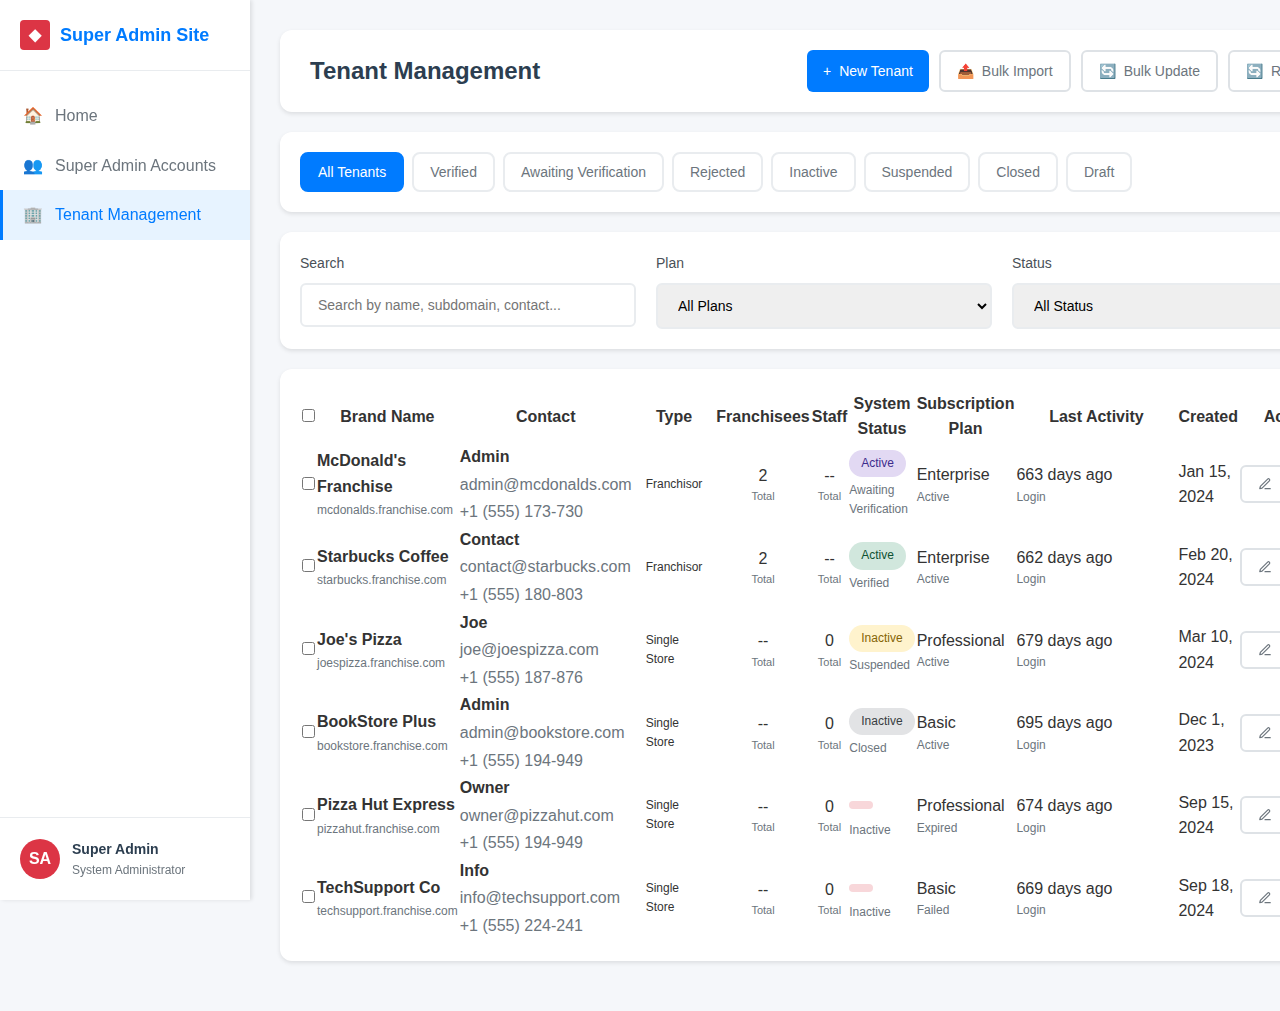
<file: Index.html>
<!DOCTYPE html>
<html lang="en">
<head>
    <meta charset="UTF-8">
    <meta name="viewport" content="width=device-width, initial-scale=1.0">
    <title>Tenant Management - Super Admin Site</title>
    
    <!-- CSS Files -->
    <link rel="stylesheet" href="assets/css/tenant-management-styles.css">
    <link rel="stylesheet" href="assets/css/modal-styles.css">
</head>
<body>
    <!-- Sidebar -->
    <div class="sidebar">
        <div class="logo">
            <div class="logo-icon">◆</div>
            <div class="logo-text">Super Admin Site</div>
        </div>
        
        <nav class="nav-menu">
            <a href="super_admin_home.html" class="nav-item">
                <div class="nav-icon">🏠</div>
                <span>Home</span>
            </a>
            <a href="super_admin_accounts.html" class="nav-item">
                <div class="nav-icon">👥</div>
                <span>Super Admin Accounts</span>
            </a>
            <a href="Index.html" class="nav-item active">
                <div class="nav-icon">🏢</div>
                <span>Tenant Management</span>
            </a>
        </nav>
        
        <div class="user-profile">
            <div class="user-avatar">SA</div>
            <div class="user-info">
                <div class="user-name">Super Admin</div>
                <div class="user-role">System Administrator</div>
            </div>
        </div>
    </div>

    <!-- Main Content -->
    <div class="main-content">
        <!-- Page Header -->
        <div class="page-header">
            <h1 class="page-title">Tenant Management</h1>
            <div class="toolbar">
                <a class="btn btn-primary" href="tenant_create_account.html">
                    <span>+</span> New Tenant
                </a>
                <button class="btn btn-outline" id="bulkImportBtn">
                    <span>📤</span> Bulk Import
                </button>
                <button class="btn btn-outline" id="bulkUpdateBtn">
                    <span>🔄</span> Bulk Update
                </button>
                <button class="btn btn-outline" id="refreshBtn">
                    <span>🔄</span> Refresh
                </button>
            </div>
        </div>

        <!-- Bulk Actions Panel -->
        <div class="bulk-actions-panel" id="bulkActionsPanel" style="display:none;">
            <div class="bulk-actions-title">Bulk Operations</div>
            <div class="bulk-actions-buttons">
                <button class="btn btn-success" id="verifySelected">
                    <span>✓</span> Verify Selected
                </button>
                <button class="btn btn-warning" id="suspendSelected">
                    <span>⏸</span> Suspend Selected
                </button>
                <button class="btn btn-danger" id="closeSelected">
                    <span>🚫</span> Close Selected
                </button>
                <button class="btn btn-outline" id="exportSelected" style="color: white; border-color: white;">
                    <span>📥</span> Export Selected
                </button>
            </div>
        </div>

        <!-- Tabs -->
        <div class="card">
            <div class="tabs">
                <button class="tab active" id="tabAll">All Tenants</button>
                <button class="tab admin-only" id="tabVerified">Verified</button>
                <button class="tab" id="tabAwaiting">Awaiting Verification</button>
                <button class="tab admin-only" id="tabRejected">Rejected</button>
                <button class="tab" id="tabInactive">Inactive</button>
                <button class="tab" id="tabSuspended">Suspended</button>
                <button class="tab" id="tabClosed">Closed</button>
                <button class="tab" id="tabDraft">Draft</button>
            </div>
        </div>

        <!-- Filters -->
        <div class="card" id="filtersCard">
            <div class="filters">
                <div class="filter-group">
                    <label class="filter-label" for="keyword">Search</label>
                    <input type="text" id="keyword" class="filter-input" placeholder="Search by name, subdomain, contact...">
                </div>
                <div class="filter-group">
                    <label class="filter-label" for="plan">Plan</label>
                    <select id="plan" class="filter-select">
                        <option value="">All Plans</option>
                        <option value="basic">Basic</option>
                        <option value="professional">Professional</option>
                        <option value="enterprise">Enterprise</option>
                    </select>
                </div>
                <div class="filter-group">
                    <label class="filter-label" for="status">Status</label>
                    <select id="status" class="filter-select">
                        <option value="">All Status</option>
                        <option value="verified">Verified (Paid, Verified)</option>
                        <option value="awaiting">Awaiting Verification</option>
                        <option value="rejected">Rejected</option>
                        <option value="inactive">Inactive</option>
                        <option value="suspended">Suspended</option>
                        <option value="closed">Closed</option>
                    </select>
                </div>
            </div>
        </div>

        <!-- Tenant Cards -->
        <div class="card" id="resultsCard">
            <div class="tenant-cards" id="tenantCards">
                <!-- Tenant cards will be rendered here -->
            </div>
        </div>

        <!-- Draft Cards -->
        <div class="card" id="processingCard" style="display:none;">
            <div id="draftCards">
                <!-- Draft cards will be rendered here -->
            </div>
        </div>
    </div>

    <!-- Audit Log Modal -->
    <div id="auditLogModal" class="modal">
        <div class="modal-content">
            <div class="modal-header">
                <h2 class="modal-title">Audit Log</h2>
                <button class="modal-close" id="auditLogModalClose">&times;</button>
            </div>
            <div class="modal-body" id="auditLogContent">
                <!-- Audit log entries will be populated here -->
            </div>
        </div>
    </div>

    <!-- Bulk Import Modal -->
    <div id="bulkImportModal" class="modal">
        <div class="modal-content">
            <div class="modal-header">
                <h2 class="modal-title">Bulk Import Tenants</h2>
                <button class="modal-close" id="bulkImportModalClose">&times;</button>
            </div>
            <div class="modal-body">
                <div class="bulk-import-section">
                    <h4>📋 Step 1: Download Template</h4>
                    <p>Download the CSV template to ensure your data is formatted correctly for import.</p>
                    <button class="btn btn-primary" id="downloadTemplateBtn">
                        <span>📥</span> Download Template
                    </button>
                </div>

                <div class="bulk-import-section">
                    <h4>📤 Step 2: Upload Your Data</h4>
                    <p>Select your completed CSV file containing tenant data to import.</p>

                    <div class="file-upload-area" id="fileUploadArea">
                        <div class="file-upload-icon">📎</div>
                        <div class="file-upload-text">Click to select file or drag and drop</div>
                        <div class="file-upload-hint">CSV files only (max 10MB)</div>
                        <input type="file" id="fileInput" accept=".csv" style="display: none;">
                    </div>

                    <div class="file-info" id="fileInfo">
                        <span class="file-name" id="fileName"></span>
                        <span class="file-size" id="fileSize"></span>
                        <button class="file-remove" id="fileRemove">&times;</button>
                    </div>

                    <div class="import-progress" id="importProgress">
                        <div class="progress-bar-import">
                            <div class="progress-fill-import" id="progressFillImport"></div>
                        </div>
                        <div class="progress-text" id="progressText">Validating data...</div>
                    </div>

                    <div class="bulk-import-actions">
                        <button class="btn btn-outline" id="cancelImportBtn">Cancel</button>
                        <button class="btn btn-primary" id="startImportBtn" disabled>
                            <span>🚀</span> Start Import
                        </button>
                    </div>
                </div>
            </div>
        </div>
    </div>

    <!-- JavaScript Files (in order of dependency) -->
    <script src="assets/js/tenant-data.js"></script>
    <script src="assets/js/tenant-utils.js"></script>
    <script src="assets/js/tenant-renderer.js"></script>
    <script src="assets/js/tenant-lifecycle.js"></script>
    <script src="assets/js/modal-manager.js"></script>
    <script src="assets/js/tenant-app.js"></script>
</body>
</html>
</file>
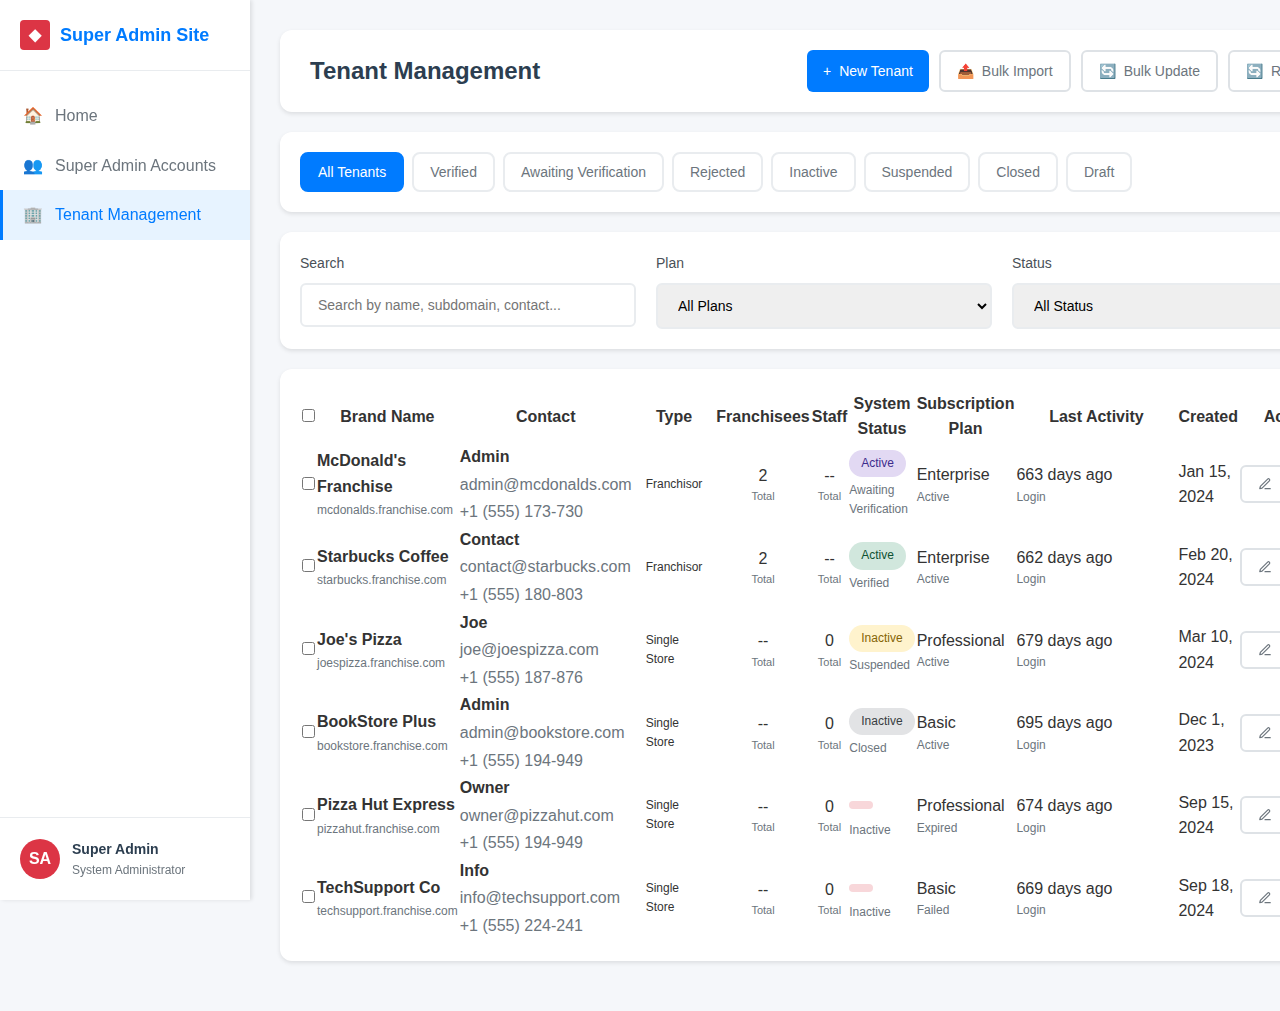
<file: index.html>
<!DOCTYPE html>
<html lang="en">
<head>
    <meta charset="UTF-8">
    <meta name="viewport" content="width=device-width, initial-scale=1.0">
    <title>Tenant Management - Super Admin Site</title>
    
    <!-- CSS Files -->
    <link rel="stylesheet" href="assets/css/tenant-management-styles.css">
    <link rel="stylesheet" href="assets/css/modal-styles.css">
</head>
<body>
    <!-- Sidebar -->
    <div class="sidebar">
        <div class="logo">
            <div class="logo-icon">◆</div>
            <div class="logo-text">Super Admin Site</div>
        </div>
        
        <nav class="nav-menu">
            <a href="super_admin_home.html" class="nav-item">
                <div class="nav-icon">🏠</div>
                <span>Home</span>
            </a>
            <a href="super_admin_accounts.html" class="nav-item">
                <div class="nav-icon">👥</div>
                <span>Super Admin Accounts</span>
            </a>
            <a href="index.html" class="nav-item active">
                <div class="nav-icon">🏢</div>
                <span>Tenant Management</span>
            </a>
        </nav>
        
        <div class="user-profile">
            <div class="user-avatar">SA</div>
            <div class="user-info">
                <div class="user-name">Super Admin</div>
                <div class="user-role">System Administrator</div>
            </div>
        </div>
    </div>

    <!-- Main Content -->
    <div class="main-content">
        <!-- Page Header -->
        <div class="page-header">
            <h1 class="page-title">Tenant Management</h1>
            <div class="toolbar">
                <a class="btn btn-primary" href="tenant_create_account.html">
                    <span>+</span> New Tenant
                </a>
                <button class="btn btn-outline" id="bulkImportBtn">
                    <span>📤</span> Bulk Import
                </button>
                <button class="btn btn-outline" id="bulkUpdateBtn">
                    <span>🔄</span> Bulk Update
                </button>
                <button class="btn btn-outline" id="refreshBtn">
                    <span>🔄</span> Refresh
                </button>
            </div>
        </div>

        <!-- Bulk Actions Panel -->
        <div class="bulk-actions-panel" id="bulkActionsPanel" style="display:none;">
            <div class="bulk-actions-title">Bulk Operations</div>
            <div class="bulk-actions-buttons">
                <button class="btn btn-success" id="verifySelected">
                    <span>✓</span> Verify Selected
                </button>
                <button class="btn btn-warning" id="suspendSelected">
                    <span>⏸</span> Suspend Selected
                </button>
                <button class="btn btn-danger" id="closeSelected">
                    <span>🚫</span> Close Selected
                </button>
                <button class="btn btn-outline" id="exportSelected" style="color: white; border-color: white;">
                    <span>📥</span> Export Selected
                </button>
            </div>
        </div>

        <!-- Tabs -->
        <div class="card">
            <div class="tabs">
                <button class="tab active" id="tabAll">All Tenants</button>
                <button class="tab admin-only" id="tabVerified">Verified</button>
                <button class="tab" id="tabAwaiting">Awaiting Verification</button>
                <button class="tab admin-only" id="tabRejected">Rejected</button>
                <button class="tab" id="tabInactive">Inactive</button>
                <button class="tab" id="tabSuspended">Suspended</button>
                <button class="tab" id="tabClosed">Closed</button>
                <button class="tab" id="tabDraft">Draft</button>
            </div>
        </div>

        <!-- Filters -->
        <div class="card" id="filtersCard">
            <div class="filters">
                <div class="filter-group">
                    <label class="filter-label" for="keyword">Search</label>
                    <input type="text" id="keyword" class="filter-input" placeholder="Search by name, subdomain, contact...">
                </div>
                <div class="filter-group">
                    <label class="filter-label" for="plan">Plan</label>
                    <select id="plan" class="filter-select">
                        <option value="">All Plans</option>
                        <option value="basic">Basic</option>
                        <option value="professional">Professional</option>
                        <option value="enterprise">Enterprise</option>
                    </select>
                </div>
                <div class="filter-group">
                    <label class="filter-label" for="status">Status</label>
                    <select id="status" class="filter-select">
                        <option value="">All Status</option>
                        <option value="verified">Verified (Paid, Verified)</option>
                        <option value="awaiting">Awaiting Verification</option>
                        <option value="rejected">Rejected</option>
                        <option value="inactive">Inactive</option>
                        <option value="suspended">Suspended</option>
                        <option value="closed">Closed</option>
                    </select>
                </div>
            </div>
        </div>

        <!-- Tenant Cards -->
        <div class="card" id="resultsCard">
            <div class="tenant-cards" id="tenantCards">
                <!-- Tenant cards will be rendered here -->
            </div>
        </div>

        <!-- Draft Cards -->
        <div class="card" id="processingCard" style="display:none;">
            <div id="draftCards">
                <!-- Draft cards will be rendered here -->
            </div>
        </div>
    </div>

    <!-- Audit Log Modal -->
    <div id="auditLogModal" class="modal">
        <div class="modal-content">
            <div class="modal-header">
                <h2 class="modal-title">Audit Log</h2>
                <button class="modal-close" id="auditLogModalClose">&times;</button>
            </div>
            <div class="modal-body" id="auditLogContent">
                <!-- Audit log entries will be populated here -->
            </div>
        </div>
    </div>

    <!-- Bulk Import Modal -->
    <div id="bulkImportModal" class="modal">
        <div class="modal-content">
            <div class="modal-header">
                <h2 class="modal-title">Bulk Import Tenants</h2>
                <button class="modal-close" id="bulkImportModalClose">&times;</button>
            </div>
            <div class="modal-body">
                <div class="bulk-import-section">
                    <h4>📋 Step 1: Download Template</h4>
                    <p>Download the CSV template to ensure your data is formatted correctly for import.</p>
                    <button class="btn btn-primary" id="downloadTemplateBtn">
                        <span>📥</span> Download Template
                    </button>
                </div>

                <div class="bulk-import-section">
                    <h4>📤 Step 2: Upload Your Data</h4>
                    <p>Select your completed CSV file containing tenant data to import.</p>

                    <div class="file-upload-area" id="fileUploadArea">
                        <div class="file-upload-icon">📎</div>
                        <div class="file-upload-text">Click to select file or drag and drop</div>
                        <div class="file-upload-hint">CSV files only (max 10MB)</div>
                        <input type="file" id="fileInput" accept=".csv" style="display: none;">
                    </div>

                    <div class="file-info" id="fileInfo">
                        <span class="file-name" id="fileName"></span>
                        <span class="file-size" id="fileSize"></span>
                        <button class="file-remove" id="fileRemove">&times;</button>
                    </div>

                    <div class="import-progress" id="importProgress">
                        <div class="progress-bar-import">
                            <div class="progress-fill-import" id="progressFillImport"></div>
                        </div>
                        <div class="progress-text" id="progressText">Validating data...</div>
                    </div>

                    <div class="bulk-import-actions">
                        <button class="btn btn-outline" id="cancelImportBtn">Cancel</button>
                        <button class="btn btn-primary" id="startImportBtn" disabled>
                            <span>🚀</span> Start Import
                        </button>
                    </div>
                </div>
            </div>
        </div>
    </div>

    <!-- JavaScript Files (in order of dependency) -->
    <script src="assets/js/tenant-data.js"></script>
    <script src="assets/js/tenant-utils.js"></script>
    <script src="assets/js/tenant-renderer.js"></script>
    <script src="assets/js/tenant-lifecycle.js"></script>
    <script src="assets/js/modal-manager.js"></script>
    <script src="assets/js/tenant-app.js"></script>
</body>
</html>
</file>
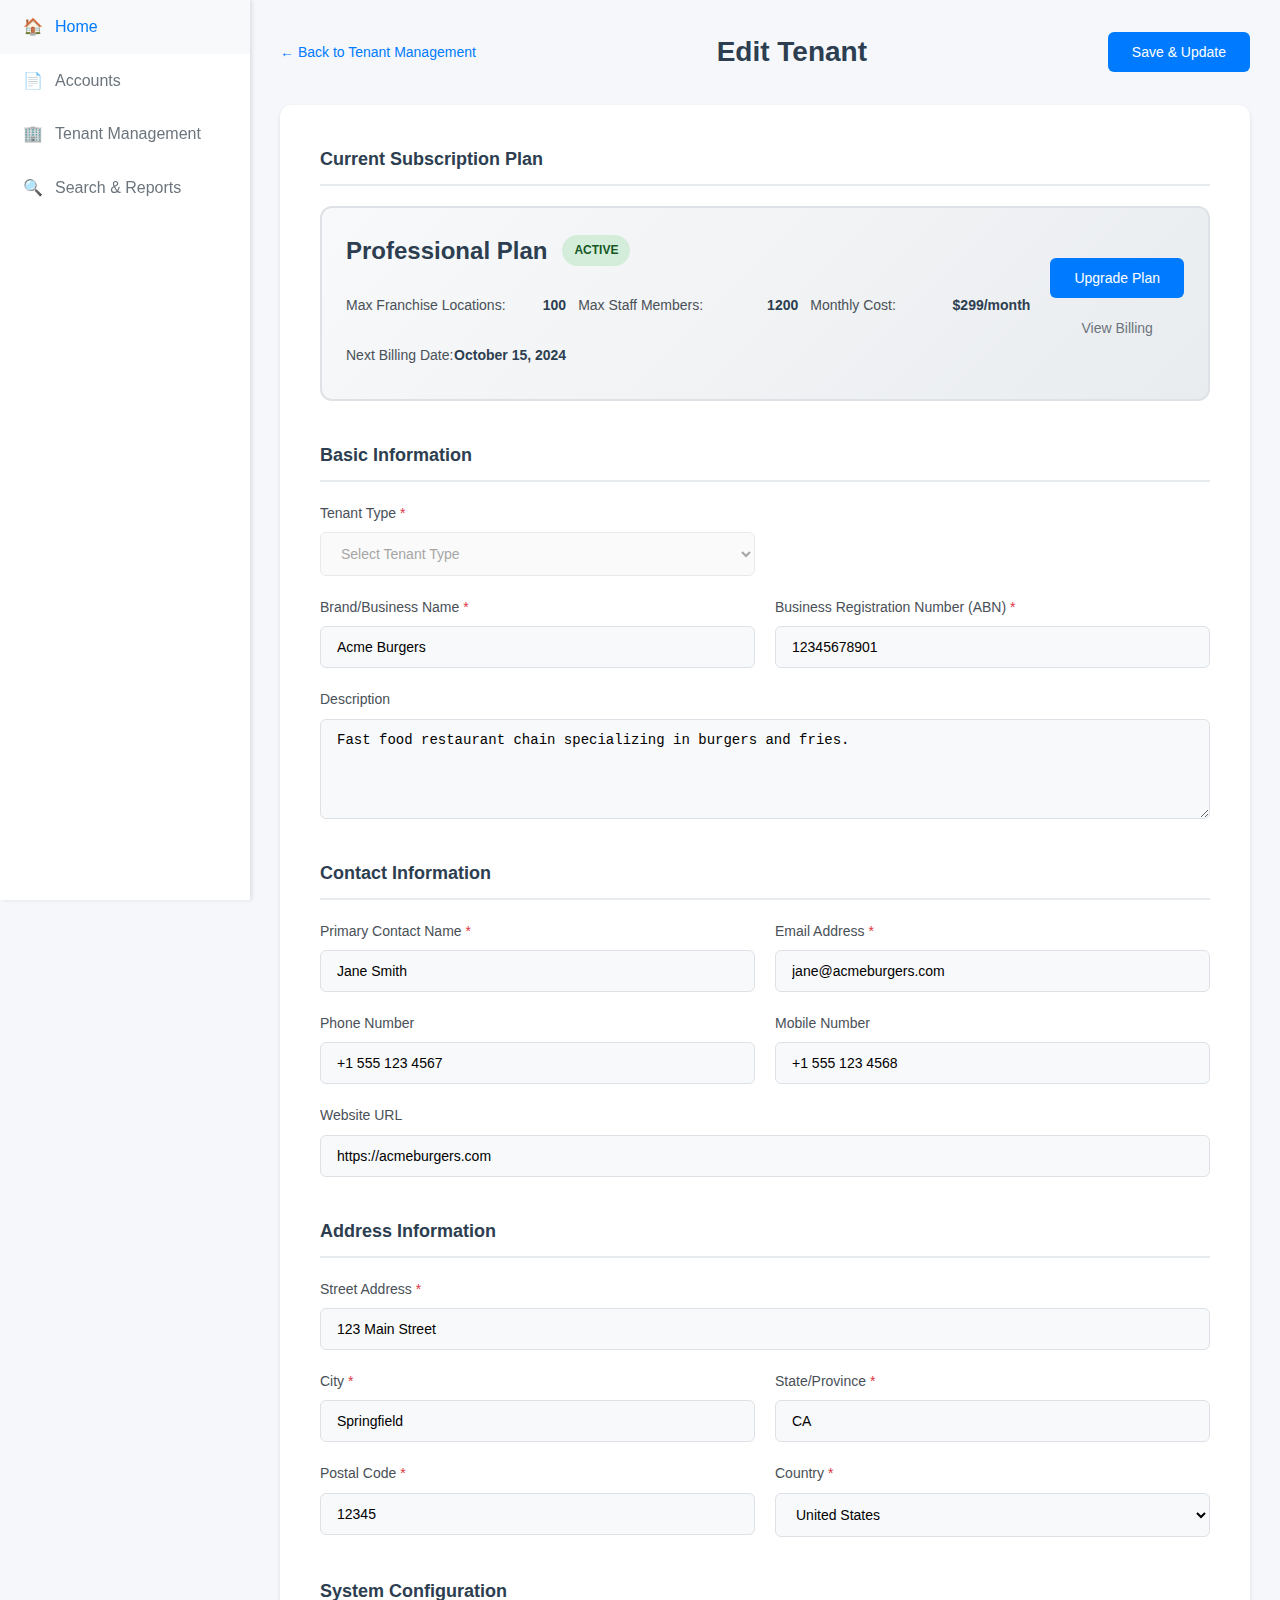
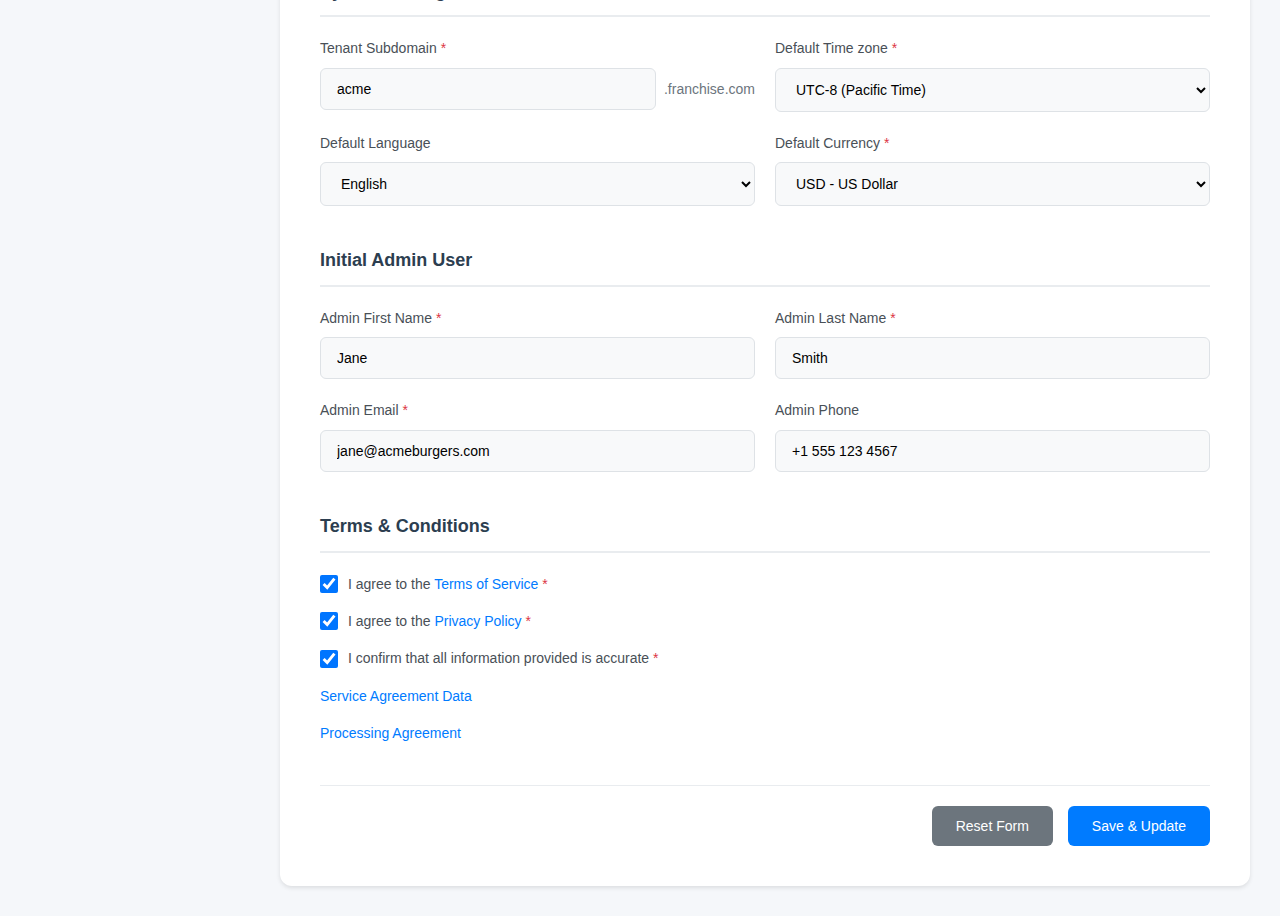
<file: edit_screen.html>
<!DOCTYPE html>
<html lang="en">
<head>
    <meta charset="UTF-8">
    <meta name="viewport" content="width=device-width, initial-scale=1.0">
    <title>Edit Tenant - Super Admin</title>
    <style>
        * {
            margin: 0;
            padding: 0;
            box-sizing: border-box;
        }

        body {
            font-family: 'Segoe UI', Tahoma, Geneva, Verdana, sans-serif;
            background-color: #f5f7fa;
            color: #333;
            line-height: 1.6;
            display: flex;
            min-height: 100vh;
        }

        .sidebar {
            width: 250px;
            background: white;
            box-shadow: 2px 0 4px rgba(0,0,0,0.1);
            display: flex;
            flex-direction: column;
            align-items: stretch;
            padding: 0;
            position: fixed;
            height: 100vh;
            z-index: 1000;
        }

        .sidebar-icon {
            width: 100%;
            height: auto;
            padding: 14px 20px;
            display: flex;
            align-items: center;
            gap: 12px;
            color: #6c757d;
            cursor: pointer;
            transition: all 0.3s ease;
            border-left: 3px solid transparent;
        }

        .sidebar-icon:hover {
            background: #f8f9fa;
            color: #007bff;
        }

        .main-content {
            flex: 1;
            margin-left: 250px;
            padding: 30px;
            max-width: 1200px;
        }

        .page-header {
            display: flex;
            justify-content: space-between;
            align-items: center;
            margin-bottom: 30px;
        }

        .back-link {
            color: #007bff;
            text-decoration: none;
            font-size: 14px;
            display: flex;
            align-items: center;
            gap: 8px;
        }

        .back-link:hover {
            text-decoration: underline;
        }

        .page-title {
            font-size: 28px;
            font-weight: 600;
            color: #2c3e50;
            text-align: center;
            flex: 1;
        }

        .save-button {
            background: #007bff;
            color: white;
            border: none;
            padding: 12px 24px;
            border-radius: 6px;
            font-size: 14px;
            font-weight: 500;
            cursor: pointer;
            transition: all 0.3s ease;
        }

        .save-button:hover {
            background: #0056b3;
        }

        .form-container {
            background: white;
            border-radius: 12px;
            box-shadow: 0 2px 4px rgba(0,0,0,0.1);
            padding: 40px;
        }

        .form-section {
            margin-bottom: 40px;
        }

        .section-title {
            font-size: 18px;
            font-weight: 600;
            color: #2c3e50;
            margin-bottom: 20px;
            padding-bottom: 10px;
            border-bottom: 2px solid #e9ecef;
        }

        .form-row {
            display: grid;
            grid-template-columns: 1fr 1fr;
            gap: 20px;
            margin-bottom: 20px;
        }

        .form-row.full-width {
            grid-template-columns: 1fr;
        }

        .form-group {
            display: flex;
            flex-direction: column;
        }

        .form-label {
            font-weight: 500;
            color: #495057;
            margin-bottom: 8px;
            font-size: 14px;
        }

        .required {
            color: #dc3545;
        }

        .form-input {
            padding: 12px 16px;
            border: 1px solid #dee2e6;
            border-radius: 6px;
            font-size: 14px;
            transition: all 0.3s ease;
            background: #f8f9fa;
        }

        .form-input:focus {
            outline: none;
            border-color: #007bff;
            background: white;
            box-shadow: 0 0 0 3px rgba(0,123,255,0.1);
        }

        .form-select {
            padding: 12px 16px;
            border: 1px solid #dee2e6;
            border-radius: 6px;
            font-size: 14px;
            background: #f8f9fa;
            cursor: pointer;
            transition: all 0.3s ease;
        }

        .form-select:focus {
            outline: none;
            border-color: #007bff;
            background: white;
            box-shadow: 0 0 0 3px rgba(0,123,255,0.1);
        }

        .form-textarea {
            padding: 12px 16px;
            border: 1px solid #dee2e6;
            border-radius: 6px;
            font-size: 14px;
            resize: vertical;
            min-height: 100px;
            background: #f8f9fa;
            transition: all 0.3s ease;
        }

        .form-textarea:focus {
            outline: none;
            border-color: #007bff;
            background: white;
            box-shadow: 0 0 0 3px rgba(0,123,255,0.1);
        }

        .subdomain-container {
            display: flex;
            align-items: center;
            gap: 8px;
        }

        .subdomain-input {
            flex: 1;
        }

        .subdomain-suffix {
            color: #6c757d;
            font-size: 14px;
            white-space: nowrap;
        }

        .checkbox-group {
            display: flex;
            flex-direction: column;
            gap: 15px;
            margin-top: 20px;
        }

        .checkbox-item {
            display: flex;
            align-items: center;
            gap: 10px;
        }

        .checkbox-item input[type="checkbox"] {
            width: 18px;
            height: 18px;
            cursor: pointer;
        }

        .checkbox-label {
            font-size: 14px;
            color: #495057;
        }

        .checkbox-label a {
            color: #007bff;
            text-decoration: none;
        }

        .checkbox-label a:hover {
            text-decoration: underline;
        }

        .subscription-plan-card {
            background: linear-gradient(135deg, #f8f9fa 0%, #e9ecef 100%);
            border: 2px solid #dee2e6;
            border-radius: 12px;
            padding: 24px;
            display: flex;
            justify-content: space-between;
            align-items: center;
            margin-bottom: 20px;
        }

        .plan-info {
            flex: 1;
        }

        .plan-header {
            display: flex;
            align-items: center;
            gap: 15px;
            margin-bottom: 16px;
        }

        .plan-name {
            font-size: 24px;
            font-weight: 700;
            color: #2c3e50;
            margin: 0;
        }

        .plan-status {
            padding: 6px 12px;
            border-radius: 20px;
            font-size: 12px;
            font-weight: 600;
            text-transform: uppercase;
        }

        .plan-status.active {
            background: #d4edda;
            color: #155724;
        }

        .plan-status.expired {
            background: #f8d7da;
            color: #721c24;
        }

        .plan-status.pending {
            background: #fff3cd;
            color: #856404;
        }

        .plan-details {
            display: grid;
            grid-template-columns: repeat(auto-fit, minmax(200px, 1fr));
            gap: 12px;
        }

        .plan-feature {
            display: flex;
            justify-content: space-between;
            align-items: center;
            padding: 8px 0;
        }

        .feature-label {
            font-weight: 500;
            color: #495057;
            font-size: 14px;
        }

        .feature-value {
            font-weight: 600;
            color: #2c3e50;
            font-size: 14px;
        }

        .plan-actions {
            display: flex;
            flex-direction: column;
            gap: 10px;
            margin-left: 20px;
        }

        .btn-outline {
            background: transparent;
            color: #6c757d;
            border: 2px solid #6c757d;
        }

        .btn-outline:hover {
            background: #6c757d;
            color: white;
        }

        .form-footer {
            display: flex;
            justify-content: flex-end;
            gap: 15px;
            margin-top: 40px;
            padding-top: 20px;
            border-top: 1px solid #e9ecef;
        }

        .btn {
            padding: 12px 24px;
            border: none;
            border-radius: 6px;
            cursor: pointer;
            font-size: 14px;
            font-weight: 500;
            transition: all 0.3s ease;
        }

        .btn-secondary {
            background: #6c757d;
            color: white;
        }

        .btn-secondary:hover {
            background: #5a6268;
        }

        .btn-primary {
            background: #007bff;
            color: white;
        }

        .btn-primary:hover {
            background: #0056b3;
        }

        .error-message {
            color: #dc3545;
            font-size: 12px;
            margin-top: 5px;
            display: none;
        }

        .form-input.error {
            border-color: #dc3545;
        }

        .form-input.error:focus {
            box-shadow: 0 0 0 3px rgba(220,53,69,0.1);
        }

        @media (max-width: 768px) {
            .main-content {
                margin-left: 0;
                padding: 20px;
            }

            .sidebar {
                display: none;
            }

            .form-row {
                grid-template-columns: 1fr;
            }

            .page-header {
                flex-direction: column;
                gap: 20px;
                align-items: stretch;
            }

            .page-title {
                text-align: left;
            }

            .form-container {
                padding: 20px;
            }

            .subscription-plan-card {
                flex-direction: column;
                align-items: stretch;
            }

            .plan-actions {
                margin-left: 0;
                margin-top: 20px;
                flex-direction: row;
                justify-content: center;
            }

            .plan-details {
                grid-template-columns: 1fr;
            }
        }

        @media (max-width: 576px) {
            .form-footer {
                flex-direction: column;
            }

            .btn {
                width: 100%;
            }
        }
    </style>
</head>
<body>
    <div class="sidebar">
        <div class="sidebar-icon">🏠 <span>Home</span></div>
        <div class="sidebar-icon">📄 <span>Accounts</span></div>
        <div class="sidebar-icon">🏢 <span>Tenant Management</span></div>
        <div class="sidebar-icon">🔍 <span>Search & Reports</span></div>
    </div>

    <div class="main-content">
        <div class="page-header">
            <a href="index.html" class="back-link">← Back to Tenant Management</a>
            <h1 class="page-title">Edit Tenant</h1>
            <button class="save-button" onclick="saveAndUpdate()">Save & Update</button>
        </div>

        <div class="form-container">
            <!-- Subscription Plan Section -->
            <div class="form-section">
                <h2 class="section-title">Current Subscription Plan</h2>
                <div class="subscription-plan-card">
                    <div class="plan-info">
                        <div class="plan-header">
                            <h3 class="plan-name">Professional Plan</h3>
                            <span class="plan-status active">Active</span>
                        </div>
                        <div class="plan-details">
                            <div class="plan-feature">
                                <span class="feature-label">Max Franchise Locations:</span>
                                <span class="feature-value" id="displayMaxLocations">100</span>
                            </div>
                            <div class="plan-feature">
                                <span class="feature-label">Max Staff Members:</span>
                                <span class="feature-value" id="displayMaxStaff">1200</span>
                            </div>
                            <div class="plan-feature">
                                <span class="feature-label">Monthly Cost:</span>
                                <span class="feature-value">$299/month</span>
                            </div>
                            <div class="plan-feature">
                                <span class="feature-label">Next Billing Date:</span>
                                <span class="feature-value">October 15, 2024</span>
                            </div>
                        </div>
                    </div>
                    <div class="plan-actions">
                        <button class="btn btn-primary" onclick="upgradePlan(event)">Upgrade Plan</button>
                        <button class="btn btn-outline" onclick="viewBilling(event)">View Billing</button>
                    </div>
                </div>
            </div>

            <form id="tenantForm">
                <!-- Basic Information Section -->
                <div class="form-section">
                    <h2 class="section-title">Basic Information</h2>
                    <div class="form-row">
                        <div class="form-group">
                            <label class="form-label" for="tenantType">Tenant Type <span class="required">*</span></label>
                            <select id="tenantType" name="tenantType" class="form-select" required disabled>
                                <option value="">Select Tenant Type</option>
                                <option value="franchisor">Franchisor</option>
                                <option value="single-store">Single Store</option>
                            </select>
                            <div class="error-message" id="tenantTypeError"></div>
                        </div>
                    </div>
                    <div class="form-row">
                        <div class="form-group">
                            <label class="form-label" for="brandName">Brand/Business Name <span class="required">*</span></label>
                            <input type="text" id="brandName" name="brandName" class="form-input" placeholder="Enter brand or business name" required>
                            <div class="error-message" id="brandNameError"></div>
                        </div>
                        <div class="form-group">
                            <label class="form-label" for="abn">Business Registration Number (ABN) <span class="required">*</span></label>
                            <input type="text" id="abn" name="abn" class="form-input" placeholder="Enter ABN" required>
                            <div class="error-message" id="abnError"></div>
                        </div>
                    </div>
                    <div class="form-row full-width">
                        <div class="form-group">
                            <label class="form-label" for="description">Description</label>
                            <textarea id="description" name="description" class="form-textarea" placeholder="Brief description of the franchisee business..."></textarea>
                        </div>
                    </div>
                </div>

                <!-- Contact Information Section -->
                <div class="form-section">
                    <h2 class="section-title">Contact Information</h2>
                    <div class="form-row">
                        <div class="form-group">
                            <label class="form-label" for="contactName">Primary Contact Name <span class="required">*</span></label>
                            <input type="text" id="contactName" name="contactName" class="form-input" placeholder="Enter contact name" required>
                            <div class="error-message" id="contactNameError"></div>
                        </div>
                        <div class="form-group">
                            <label class="form-label" for="email">Email Address <span class="required">*</span></label>
                            <input type="email" id="email" name="email" class="form-input" placeholder="Enter email address" required>
                            <div class="error-message" id="emailError"></div>
                        </div>
                    </div>
                    <div class="form-row">
                        <div class="form-group">
                            <label class="form-label" for="phone">Phone Number</label>
                            <input type="tel" id="phone" name="phone" class="form-input" placeholder="Enter phone number">
                        </div>
                        <div class="form-group">
                            <label class="form-label" for="mobile">Mobile Number</label>
                            <input type="tel" id="mobile" name="mobile" class="form-input" placeholder="Enter mobile number">
                        </div>
                    </div>
                    <div class="form-row full-width">
                        <div class="form-group">
                            <label class="form-label" for="website">Website URL</label>
                            <input type="url" id="website" name="website" class="form-input" placeholder="https://example.com">
                        </div>
                    </div>
                </div>

                <!-- Address Information Section -->
                <div class="form-section">
                    <h2 class="section-title">Address Information</h2>
                    <div class="form-row full-width">
                        <div class="form-group">
                            <label class="form-label" for="streetAddress">Street Address <span class="required">*</span></label>
                            <input type="text" id="streetAddress" name="streetAddress" class="form-input" placeholder="Enter street address" required>
                            <div class="error-message" id="streetAddressError"></div>
                        </div>
                    </div>
                    <div class="form-row">
                        <div class="form-group">
                            <label class="form-label" for="city">City <span class="required">*</span></label>
                            <input type="text" id="city" name="city" class="form-input" placeholder="Enter city" required>
                            <div class="error-message" id="cityError"></div>
                        </div>
                        <div class="form-group">
                            <label class="form-label" for="state">State/Province <span class="required">*</span></label>
                            <input type="text" id="state" name="state" class="form-input" placeholder="Enter state or province" required>
                            <div class="error-message" id="stateError"></div>
                        </div>
                    </div>
                    <div class="form-row">
                        <div class="form-group">
                            <label class="form-label" for="postalCode">Postal Code <span class="required">*</span></label>
                            <input type="text" id="postalCode" name="postalCode" class="form-input" placeholder="Enter postal code" required>
                            <div class="error-message" id="postalCodeError"></div>
                        </div>
                        <div class="form-group">
                            <label class="form-label" for="country">Country <span class="required">*</span></label>
                            <select id="country" name="country" class="form-select" required>
                                <option value="">Select Country</option>
                                <option value="US">United States</option>
                                <option value="CA">Canada</option>
                                <option value="AU">Australia</option>
                                <option value="UK">United Kingdom</option>
                                <option value="DE">Germany</option>
                                <option value="FR">France</option>
                                <option value="JP">Japan</option>
                                <option value="other">Other</option>
                            </select>
                            <div class="error-message" id="countryError"></div>
                        </div>
                    </div>
                </div>

                <!-- System Configuration Section -->
                <div class="form-section">
                    <h2 class="section-title">System Configuration</h2>
                    <div class="form-row">
                        <div class="form-group">
                            <label class="form-label" for="subdomain">Tenant Subdomain <span class="required">*</span></label>
                            <div class="subdomain-container">
                                <input type="text" id="subdomain" name="subdomain" class="form-input subdomain-input" placeholder="Enter subdomain" required>
                                <span class="subdomain-suffix">.franchise.com</span>
                            </div>
                            <div class="error-message" id="subdomainError"></div>
                        </div>
                        <div class="form-group">
                            <label class="form-label" for="timezone">Default Time zone <span class="required">*</span></label>
                            <select id="timezone" name="timezone" class="form-select" required>
                                <option value="">Select Time Zone</option>
                                <option value="UTC-12">UTC-12 (Baker Island)</option>
                                <option value="UTC-11">UTC-11 (American Samoa)</option>
                                <option value="UTC-10">UTC-10 (Hawaii)</option>
                                <option value="UTC-9">UTC-9 (Alaska)</option>
                                <option value="UTC-8">UTC-8 (Pacific Time)</option>
                                <option value="UTC-7">UTC-7 (Mountain Time)</option>
                                <option value="UTC-6">UTC-6 (Central Time)</option>
                                <option value="UTC-5">UTC-5 (Eastern Time)</option>
                                <option value="UTC-4">UTC-4 (Atlantic Time)</option>
                                <option value="UTC-3">UTC-3 (Brazil)</option>
                                <option value="UTC-2">UTC-2 (Mid-Atlantic)</option>
                                <option value="UTC-1">UTC-1 (Azores)</option>
                                <option value="UTC+0">UTC+0 (Greenwich)</option>
                                <option value="UTC+1">UTC+1 (Central European)</option>
                                <option value="UTC+2">UTC+2 (Eastern European)</option>
                                <option value="UTC+3">UTC+3 (Moscow)</option>
                                <option value="UTC+4">UTC+4 (Gulf)</option>
                                <option value="UTC+5">UTC+5 (Pakistan)</option>
                                <option value="UTC+6">UTC+6 (Bangladesh)</option>
                                <option value="UTC+7">UTC+7 (Indochina)</option>
                                <option value="UTC+8">UTC+8 (China)</option>
                                <option value="UTC+9">UTC+9 (Japan)</option>
                                <option value="UTC+10">UTC+10 (Eastern Australia)</option>
                                <option value="UTC+11">UTC+11 (Solomon Islands)</option>
                                <option value="UTC+12">UTC+12 (New Zealand)</option>
                            </select>
                            <div class="error-message" id="timezoneError"></div>
                        </div>
                    </div>
                    <div class="form-row">
                        <div class="form-group">
                            <label class="form-label" for="language">Default Language</label>
                            <select id="language" name="language" class="form-select">
                                <option value="en">English</option>
                                <option value="es">Spanish</option>
                                <option value="fr">French</option>
                                <option value="de">German</option>
                                <option value="it">Italian</option>
                                <option value="pt">Portuguese</option>
                                <option value="ru">Russian</option>
                                <option value="ja">Japanese</option>
                                <option value="ko">Korean</option>
                                <option value="zh">Chinese</option>
                            </select>
                        </div>
                        <div class="form-group">
                            <label class="form-label" for="currency">Default Currency <span class="required">*</span></label>
                            <select id="currency" name="currency" class="form-select" required>
                                <option value="">Select Currency</option>
                                <option value="USD">USD - US Dollar</option>
                                <option value="EUR">EUR - Euro</option>
                                <option value="GBP">GBP - British Pound</option>
                                <option value="CAD">CAD - Canadian Dollar</option>
                                <option value="AUD">AUD - Australian Dollar</option>
                                <option value="JPY">JPY - Japanese Yen</option>
                                <option value="CHF">CHF - Swiss Franc</option>
                                <option value="CNY">CNY - Chinese Yuan</option>
                            </select>
                            <div class="error-message" id="currencyError"></div>
                        </div>
                    </div>
                </div>

                <!-- Initial Admin User Section -->
                <div class="form-section">
                    <h2 class="section-title">Initial Admin User</h2>
                    <div class="form-row">
                        <div class="form-group">
                            <label class="form-label" for="adminFirstName">Admin First Name <span class="required">*</span></label>
                            <input type="text" id="adminFirstName" name="adminFirstName" class="form-input" placeholder="Enter first name" required>
                            <div class="error-message" id="adminFirstNameError"></div>
                        </div>
                        <div class="form-group">
                            <label class="form-label" for="adminLastName">Admin Last Name <span class="required">*</span></label>
                            <input type="text" id="adminLastName" name="adminLastName" class="form-input" placeholder="Enter last name" required>
                            <div class="error-message" id="adminLastNameError"></div>
                        </div>
                    </div>
                    <div class="form-row">
                        <div class="form-group">
                            <label class="form-label" for="adminEmail">Admin Email <span class="required">*</span></label>
                            <input type="email" id="adminEmail" name="adminEmail" class="form-input" placeholder="Enter email" required>
                            <div class="error-message" id="adminEmailError"></div>
                        </div>
                        <div class="form-group">
                            <label class="form-label" for="adminPhone">Admin Phone</label>
                            <input type="tel" id="adminPhone" name="adminPhone" class="form-input" placeholder="Enter phone">
                        </div>
                    </div>
                </div>

                <!-- Terms & Conditions Section -->
                <div class="form-section">
                    <h2 class="section-title">Terms & Conditions</h2>
                    <div class="checkbox-group">
                        <div class="checkbox-item">
                            <input type="checkbox" id="termsOfService" name="termsOfService" required>
                            <label for="termsOfService" class="checkbox-label">
                                I agree to the <a href="#" onclick="openTermsModal()">Terms of Service</a> <span class="required">*</span>
                            </label>
                        </div>
                        <div class="checkbox-item">
                            <input type="checkbox" id="privacyPolicy" name="privacyPolicy" required>
                            <label for="privacyPolicy" class="checkbox-label">
                                I agree to the <a href="#" onclick="openPrivacyModal()">Privacy Policy</a> <span class="required">*</span>
                            </label>
                        </div>
                        <div class="checkbox-item">
                            <input type="checkbox" id="informationAccurate" name="informationAccurate" required>
                            <label for="informationAccurate" class="checkbox-label">
                                I confirm that all information provided is accurate <span class="required">*</span>
                            </label>
                        </div>
                        <div class="checkbox-item">
                            <label class="checkbox-label">
                                <a href="#" onclick="openServiceAgreementModal()">Service Agreement Data</a>
                            </label>
                        </div>
                        <div class="checkbox-item">
                            <label class="checkbox-label">
                                <a href="#" onclick="openProcessingAgreementModal()">Processing Agreement</a>
                            </label>
                        </div>
                    </div>
                </div>

                <div class="form-footer">
                    <button type="button" class="btn btn-secondary" onclick="resetForm()">Reset Form</button>
                    <button type="submit" class="btn btn-primary">Save & Update</button>
                </div>
            </form>
        </div>
    </div>

    <script>
        // Form validation
        function validateForm() {
            let isValid = true;
            const requiredFields = [
                'brandName', 'abn', 'industryCategory', 'businessType',
                'contactName', 'email', 'streetAddress', 'city', 'state',
                'postalCode', 'country', 'subdomain', 'timezone', 'currency',
                'adminFirstName', 'adminLastName', 'adminEmail'
            ];

            // Clear previous errors
            document.querySelectorAll('.error-message').forEach(error => {
                error.style.display = 'none';
            });
            document.querySelectorAll('.form-input, .form-select').forEach(input => {
                input.classList.remove('error');
            });

            // Validate required fields
            requiredFields.forEach(fieldName => {
                const field = document.getElementById(fieldName);
                const errorElement = document.getElementById(fieldName + 'Error');
                
                if (!field.value.trim()) {
                    field.classList.add('error');
                    errorElement.textContent = 'This field is required';
                    errorElement.style.display = 'block';
                    isValid = false;
                }
            });

            // Validate email format
            const email = document.getElementById('email');
            const emailError = document.getElementById('emailError');
            const emailRegex = /^[^\s@]+@[^\s@]+\.[^\s@]+$/;
            if (email.value && !emailRegex.test(email.value)) {
                email.classList.add('error');
                emailError.textContent = 'Please enter a valid email address';
                emailError.style.display = 'block';
                isValid = false;
            }

            // Validate admin email format
            const adminEmail = document.getElementById('adminEmail');
            const adminEmailError = document.getElementById('adminEmailError');
            if (adminEmail.value && !emailRegex.test(adminEmail.value)) {
                adminEmail.classList.add('error');
                adminEmailError.textContent = 'Please enter a valid email address';
                adminEmailError.style.display = 'block';
                isValid = false;
            }

            // Validate subdomain format
            const subdomain = document.getElementById('subdomain');
            const subdomainError = document.getElementById('subdomainError');
            const subdomainRegex = /^[a-z0-9-]+$/;
            if (subdomain.value && !subdomainRegex.test(subdomain.value)) {
                subdomain.classList.add('error');
                subdomainError.textContent = 'Subdomain can only contain lowercase letters, numbers, and hyphens';
                subdomainError.style.display = 'block';
                isValid = false;
            }

            // Validate checkboxes
            const requiredCheckboxes = ['termsOfService', 'privacyPolicy', 'informationAccurate'];
            requiredCheckboxes.forEach(checkboxName => {
                const checkbox = document.getElementById(checkboxName);
                if (!checkbox.checked) {
                    isValid = false;
                    alert('Please accept all required terms and conditions');
                }
            });

            return isValid;
        }

        // Mock tenant data (in real app, this would come from URL params or API)
        const tenantData = {
            brandName: 'Acme Burgers',
            abn: '12345678901',
            industryCategory: 'food-beverage',
            businessType: 'franchisor',
            description: 'Fast food restaurant chain specializing in burgers and fries.',
            contactName: 'Jane Smith',
            email: 'jane@acmeburgers.com',
            phone: '+1 555 123 4567',
            mobile: '+1 555 123 4568',
            website: 'https://acmeburgers.com',
            streetAddress: '123 Main Street',
            city: 'Springfield',
            state: 'CA',
            postalCode: '12345',
            country: 'US',
            subdomain: 'acme',
            timezone: 'UTC-8',
            language: 'en',
            currency: 'USD',
            maxLocations: 100,
            maxStaff: 1200,
            adminFirstName: 'Jane',
            adminLastName: 'Smith',
            adminEmail: 'jane@acmeburgers.com',
            adminPhone: '+1 555 123 4567',
            termsOfService: true,
            privacyPolicy: true,
            informationAccurate: true,
            subscriptionPlan: {
                name: 'Professional Plan',
                status: 'active',
                monthlyCost: '$299/month',
                nextBillingDate: 'October 15, 2024',
                maxLocations: 100,
                maxStaff: 1200
            }
        };

        // Helper: get tenant type from URL or select
        function getTenantType() {
            const urlParams = new URLSearchParams(window.location.search);
            const urlType = (urlParams.get('type') || '').toLowerCase();
            if (urlType === 'franchisor') return 'franchisor';
            if (urlType === 'single_store' || urlType === 'single-store' || urlType === 'single') return 'single_store';
            const selectVal = (document.getElementById('businessType')?.value || '').toLowerCase();
            if (selectVal === 'franchisor') return 'franchisor';
            if (selectVal === 'single-store' || selectVal === 'single_store' || selectVal === 'single') return 'single_store';
            // Default to franchisor if unclear
            return 'franchisor';
        }

        // Initialize form with existing data
        function initializeForm() {
            // Set tenant type from URL parameter
            const urlParams = new URLSearchParams(window.location.search);
            const urlType = (urlParams.get('type') || '').toLowerCase();
            const tenantTypeSelect = document.getElementById('tenantType');
            if (tenantTypeSelect) {
                if (urlType === 'franchisor') {
                    tenantTypeSelect.value = 'franchisor';
                } else if (urlType === 'single-store' || urlType === 'single_store' || urlType === 'single') {
                    tenantTypeSelect.value = 'single-store';
                }
            }

            // Populate all form fields with existing tenant data
            Object.keys(tenantData).forEach(key => {
                const element = document.getElementById(key);
                if (element && key !== 'tenantType') { // Skip tenantType as it's set from URL
                    if (element.type === 'checkbox') {
                        element.checked = tenantData[key];
                    } else {
                        element.value = tenantData[key];
                    }
                }
            });

            // Populate subscription plan display
            populateSubscriptionPlan();
        }

        // Populate subscription plan display
        function populateSubscriptionPlan() {
            const plan = tenantData.subscriptionPlan;
            
            // Update plan name
            document.querySelector('.plan-name').textContent = plan.name;
            
            // Update plan status
            const statusElement = document.querySelector('.plan-status');
            statusElement.textContent = plan.status;
            statusElement.className = `plan-status ${plan.status}`;
            
            // Update plan details
            document.getElementById('displayMaxLocations').textContent = plan.maxLocations;
            document.getElementById('displayMaxStaff').textContent = plan.maxStaff;
            
            // Update billing info
            const planDetails = document.querySelector('.plan-details');
            const billingInfo = planDetails.querySelectorAll('.feature-value');
            billingInfo[2].textContent = plan.monthlyCost; // Monthly Cost
            billingInfo[3].textContent = plan.nextBillingDate; // Next Billing Date
        }

        // Upgrade plan function
        // Map current plan name to plan id expected by selection pages
        function getCurrentPlanId(type) {
            const name = (tenantData.subscriptionPlan?.name || '').toLowerCase();
            if (type === 'franchisor') {
                if (name.includes('starter')) return 'starter';
                if (name.includes('professional')) return 'professional';
                if (name.includes('enterprise')) return 'enterprise';
            } else {
                if (name.includes('basic')) return 'basic';
                if (name.includes('standard')) return 'standard';
                if (name.includes('premium')) return 'premium';
            }
            return '';
        }

        function upgradePlan(e) {
            if (e) e.preventDefault();
            // Get tenant type from the select element
            const tenantTypeSelect = document.getElementById('tenantType');
            const type = tenantTypeSelect.value;
            const isFranchisor = type === 'franchisor';
            const currentId = getCurrentPlanId(type);
            const currentParam = currentId ? `&current=${encodeURIComponent(currentId)}` : '';
            // Route to the appropriate subscription plan page
            const target = isFranchisor
                ? 'Franchisor_subscription_plan.html?from=edit' + currentParam
                : 'Single_store_subscription_plan.html?from=edit' + currentParam;
            window.location.href = target;
        }

        // View billing function
        function viewBilling(e) {
            if (e) e.preventDefault();
            // Get tenant type and current plan info to pass to billing page
            const tenantTypeSelect = document.getElementById('tenantType');
            const type = tenantTypeSelect.value;
            const plan = tenantData.subscriptionPlan?.name || '';
            // Pass tenant info as URL parameters
            window.location.href = `billing_view.html?type=${encodeURIComponent(type)}&plan=${encodeURIComponent(plan)}`;
        }

        // Save and update function
        function saveAndUpdate() {
            if (validateForm()) {
                // Collect form data
                const formData = new FormData(document.getElementById('tenantForm'));
                const data = Object.fromEntries(formData.entries());
                
                // Add checkbox values
                data.termsOfService = document.getElementById('termsOfService').checked;
                data.privacyPolicy = document.getElementById('privacyPolicy').checked;
                data.informationAccurate = document.getElementById('informationAccurate').checked;

                console.log('Updated tenant data:', data);
                
                // Simulate API call
                alert('Tenant updated successfully! (This is a demo)');
                
                // In a real application, you would send the data to your backend
                // fetch('/api/tenants/{id}', {
                //     method: 'PUT',
                //     headers: { 'Content-Type': 'application/json' },
                //     body: JSON.stringify(data)
                // });
            }
        }

        // Reset form function
        function resetForm() {
            if (confirm('Are you sure you want to reset the form? All changes will be lost.')) {
                initializeForm(); // Reset to original tenant data
                document.querySelectorAll('.error-message').forEach(error => {
                    error.style.display = 'none';
                });
                document.querySelectorAll('.form-input, .form-select').forEach(input => {
                    input.classList.remove('error');
                });
            }
        }

        // Modal functions (placeholder)
        function openTermsModal() {
            alert('Terms of Service modal would open here');
        }

        function openPrivacyModal() {
            alert('Privacy Policy modal would open here');
        }

        function openServiceAgreementModal() {
            alert('Service Agreement Data modal would open here');
        }

        function openProcessingAgreementModal() {
            alert('Processing Agreement modal would open here');
        }

        // Form submission
        document.getElementById('tenantForm').addEventListener('submit', function(e) {
            e.preventDefault();
            saveAndUpdate();
        });

        // Real-time validation
        document.querySelectorAll('input[required], select[required]').forEach(field => {
            field.addEventListener('blur', function() {
                if (!this.value.trim()) {
                    this.classList.add('error');
                    const errorElement = document.getElementById(this.id + 'Error');
                    if (errorElement) {
                        errorElement.textContent = 'This field is required';
                        errorElement.style.display = 'block';
                    }
                } else {
                    this.classList.remove('error');
                    const errorElement = document.getElementById(this.id + 'Error');
                    if (errorElement) {
                        errorElement.style.display = 'none';
                    }
                }
            });
        });

        // Auto-generate subdomain from brand name
        document.getElementById('brandName').addEventListener('input', function() {
            const brandName = this.value.toLowerCase()
                .replace(/[^a-z0-9\s]/g, '')
                .replace(/\s+/g, '-')
                .substring(0, 30);
            document.getElementById('subdomain').value = brandName;
        });

        // Initialize form on load
        document.addEventListener('DOMContentLoaded', initializeForm);

        console.log('Tenant edit form loaded');
    </script>
</body>
</html>
</file>
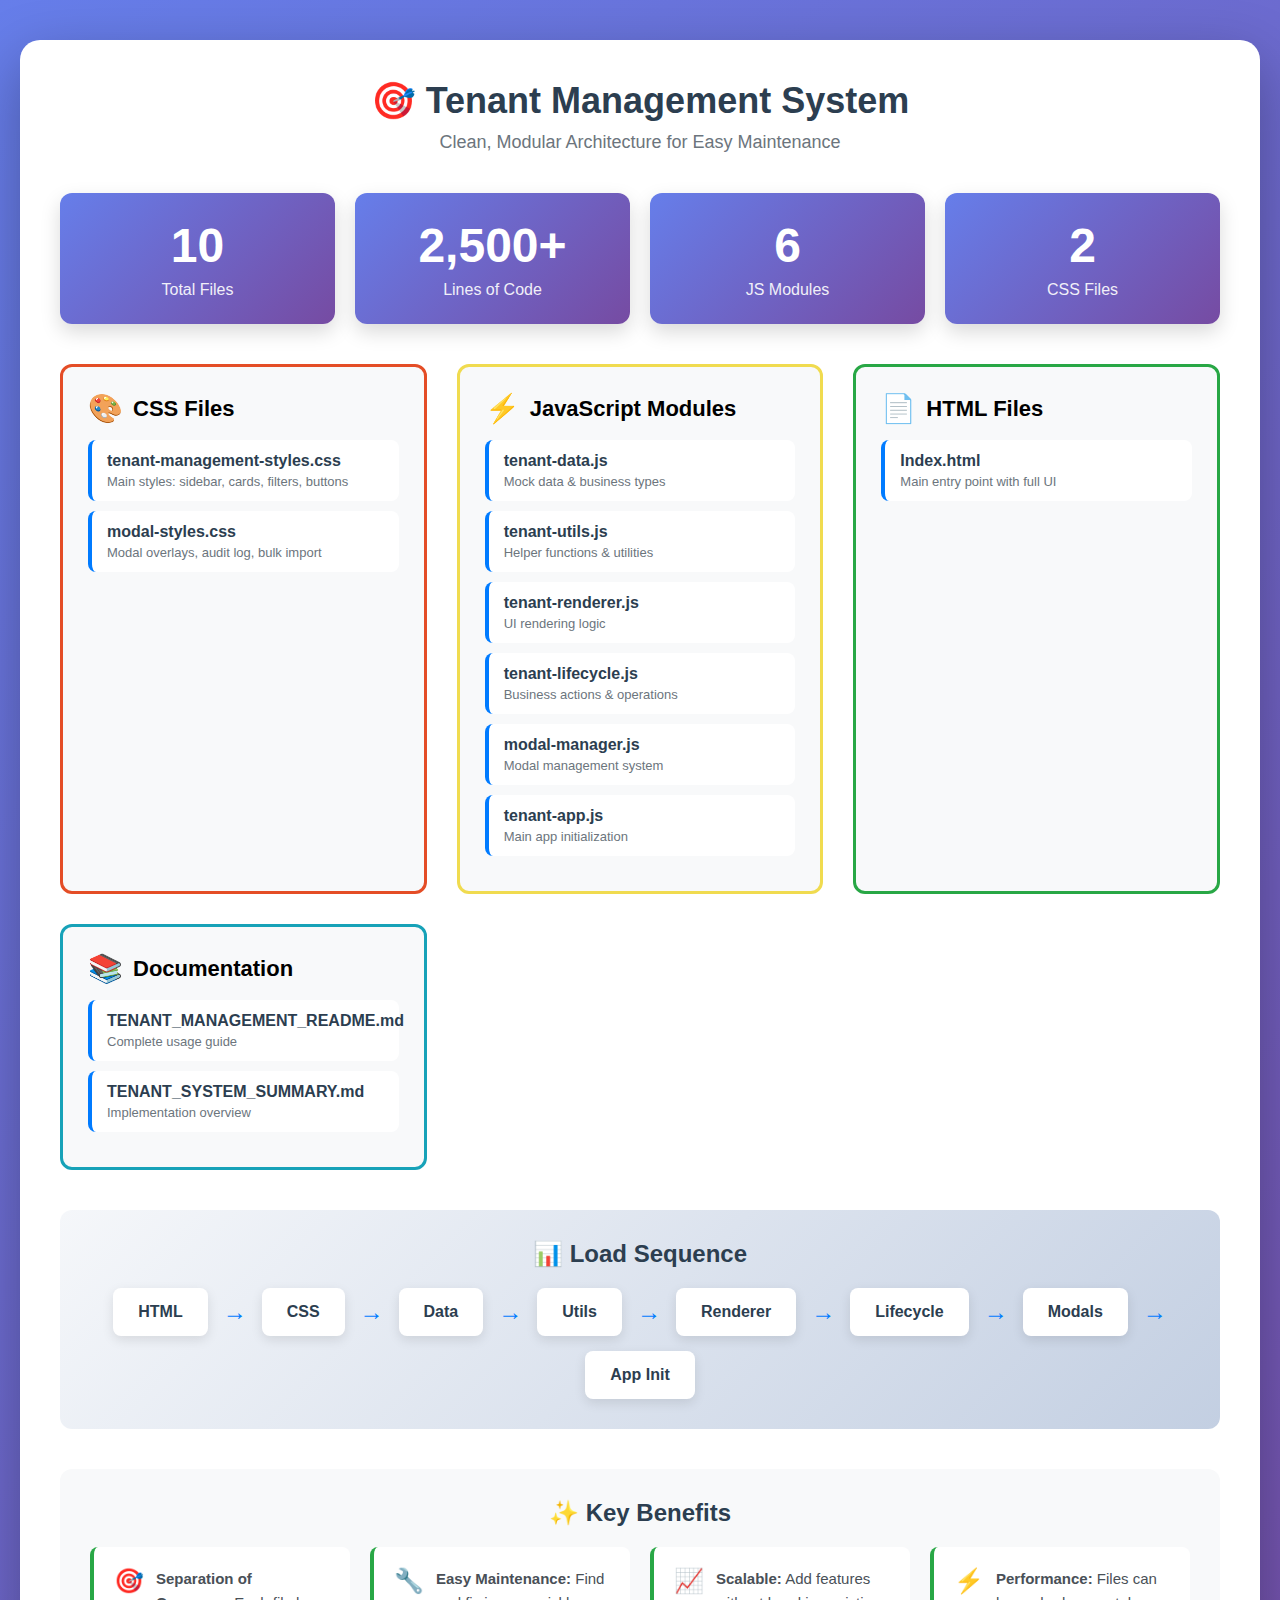
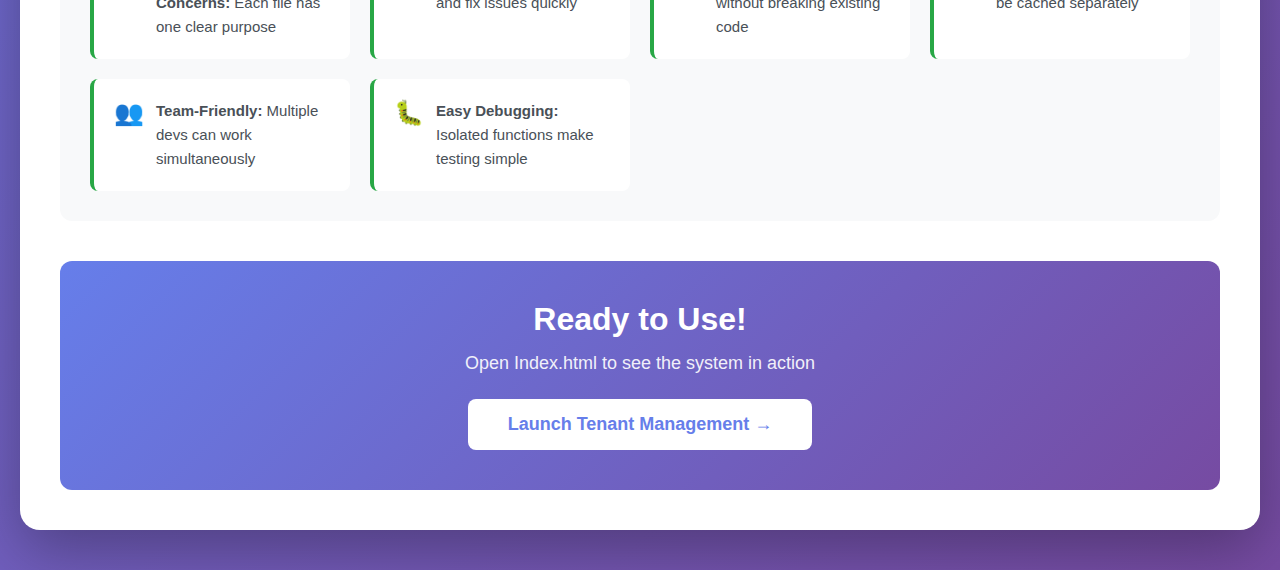
<file: structure_overview.html>
<!DOCTYPE html>
<html lang="en">
<head>
    <meta charset="UTF-8">
    <meta name="viewport" content="width=device-width, initial-scale=1.0">
    <title>Tenant Management System - Structure Overview</title>
    <style>
        * {
            margin: 0;
            padding: 0;
            box-sizing: border-box;
        }
        body {
            font-family: 'Segoe UI', Tahoma, Geneva, Verdana, sans-serif;
            background: linear-gradient(135deg, #667eea 0%, #764ba2 100%);
            padding: 40px 20px;
            min-height: 100vh;
        }
        .container {
            max-width: 1400px;
            margin: 0 auto;
            background: white;
            border-radius: 20px;
            padding: 40px;
            box-shadow: 0 20px 60px rgba(0,0,0,0.3);
        }
        h1 {
            text-align: center;
            color: #2c3e50;
            margin-bottom: 10px;
            font-size: 36px;
        }
        .subtitle {
            text-align: center;
            color: #6c757d;
            margin-bottom: 40px;
            font-size: 18px;
        }
        .structure {
            display: grid;
            grid-template-columns: repeat(auto-fit, minmax(300px, 1fr));
            gap: 30px;
            margin-bottom: 40px;
        }
        .file-group {
            background: #f8f9fa;
            border-radius: 12px;
            padding: 25px;
            border: 3px solid #e9ecef;
            transition: all 0.3s ease;
        }
        .file-group:hover {
            transform: translateY(-5px);
            box-shadow: 0 8px 20px rgba(0,0,0,0.1);
            border-color: #007bff;
        }
        .file-group.css {
            border-color: #e44d26;
        }
        .file-group.js {
            border-color: #f0db4f;
        }
        .file-group.html {
            border-color: #28a745;
        }
        .file-group.docs {
            border-color: #17a2b8;
        }
        .group-title {
            font-size: 22px;
            font-weight: 700;
            margin-bottom: 15px;
            display: flex;
            align-items: center;
            gap: 10px;
        }
        .group-icon {
            font-size: 28px;
        }
        .file-item {
            background: white;
            padding: 12px 15px;
            border-radius: 8px;
            margin-bottom: 10px;
            border-left: 4px solid #007bff;
            transition: all 0.2s ease;
        }
        .file-item:hover {
            transform: translateX(5px);
            box-shadow: 0 4px 12px rgba(0,0,0,0.1);
        }
        .file-name {
            font-weight: 600;
            color: #2c3e50;
            margin-bottom: 4px;
        }
        .file-desc {
            font-size: 13px;
            color: #6c757d;
        }
        .flow-diagram {
            background: linear-gradient(135deg, #f5f7fa 0%, #c3cfe2 100%);
            border-radius: 12px;
            padding: 30px;
            margin-bottom: 40px;
        }
        .flow-title {
            text-align: center;
            font-size: 24px;
            font-weight: 700;
            color: #2c3e50;
            margin-bottom: 20px;
        }
        .flow-steps {
            display: flex;
            justify-content: center;
            align-items: center;
            flex-wrap: wrap;
            gap: 15px;
        }
        .flow-step {
            background: white;
            padding: 15px 25px;
            border-radius: 8px;
            box-shadow: 0 4px 12px rgba(0,0,0,0.1);
            font-weight: 600;
            color: #2c3e50;
            position: relative;
        }
        .flow-arrow {
            font-size: 24px;
            color: #007bff;
            font-weight: 700;
        }
        .stats {
            display: grid;
            grid-template-columns: repeat(auto-fit, minmax(200px, 1fr));
            gap: 20px;
            margin-bottom: 40px;
        }
        .stat-card {
            background: linear-gradient(135deg, #667eea 0%, #764ba2 100%);
            color: white;
            padding: 25px;
            border-radius: 12px;
            text-align: center;
            box-shadow: 0 8px 20px rgba(0,0,0,0.15);
        }
        .stat-number {
            font-size: 48px;
            font-weight: 700;
            margin-bottom: 8px;
        }
        .stat-label {
            font-size: 16px;
            opacity: 0.9;
        }
        .benefits {
            background: #f8f9fa;
            border-radius: 12px;
            padding: 30px;
            margin-bottom: 40px;
        }
        .benefits-title {
            font-size: 24px;
            font-weight: 700;
            color: #2c3e50;
            margin-bottom: 20px;
            text-align: center;
        }
        .benefits-grid {
            display: grid;
            grid-template-columns: repeat(auto-fit, minmax(250px, 1fr));
            gap: 20px;
        }
        .benefit-item {
            background: white;
            padding: 20px;
            border-radius: 8px;
            border-left: 4px solid #28a745;
            display: flex;
            align-items: flex-start;
            gap: 12px;
        }
        .benefit-icon {
            font-size: 24px;
        }
        .benefit-text {
            font-size: 15px;
            color: #495057;
            line-height: 1.6;
        }
        .cta {
            text-align: center;
            padding: 40px;
            background: linear-gradient(135deg, #667eea 0%, #764ba2 100%);
            border-radius: 12px;
            color: white;
        }
        .cta-title {
            font-size: 32px;
            font-weight: 700;
            margin-bottom: 15px;
        }
        .cta-text {
            font-size: 18px;
            margin-bottom: 25px;
            opacity: 0.9;
        }
        .cta-button {
            display: inline-block;
            background: white;
            color: #667eea;
            padding: 15px 40px;
            border-radius: 8px;
            text-decoration: none;
            font-weight: 700;
            font-size: 18px;
            transition: all 0.3s ease;
        }
        .cta-button:hover {
            transform: translateY(-3px);
            box-shadow: 0 8px 20px rgba(0,0,0,0.2);
        }
        @media (max-width: 768px) {
            .container {
                padding: 20px;
            }
            h1 {
                font-size: 28px;
            }
            .flow-steps {
                flex-direction: column;
            }
        }
    </style>
</head>
<body>
    <div class="container">
        <h1>🎯 Tenant Management System</h1>
        <div class="subtitle">Clean, Modular Architecture for Easy Maintenance</div>

        <!-- Stats -->
        <div class="stats">
            <div class="stat-card">
                <div class="stat-number">10</div>
                <div class="stat-label">Total Files</div>
            </div>
            <div class="stat-card">
                <div class="stat-number">2,500+</div>
                <div class="stat-label">Lines of Code</div>
            </div>
            <div class="stat-card">
                <div class="stat-number">6</div>
                <div class="stat-label">JS Modules</div>
            </div>
            <div class="stat-card">
                <div class="stat-number">2</div>
                <div class="stat-label">CSS Files</div>
            </div>
        </div>

        <!-- File Structure -->
        <div class="structure">
            <!-- CSS Files -->
            <div class="file-group css">
                <div class="group-title">
                    <span class="group-icon">🎨</span>
                    <span>CSS Files</span>
                </div>
                <div class="file-item">
                    <div class="file-name">tenant-management-styles.css</div>
                    <div class="file-desc">Main styles: sidebar, cards, filters, buttons</div>
                </div>
                <div class="file-item">
                    <div class="file-name">modal-styles.css</div>
                    <div class="file-desc">Modal overlays, audit log, bulk import</div>
                </div>
            </div>

            <!-- JavaScript Files -->
            <div class="file-group js">
                <div class="group-title">
                    <span class="group-icon">⚡</span>
                    <span>JavaScript Modules</span>
                </div>
                <div class="file-item">
                    <div class="file-name">tenant-data.js</div>
                    <div class="file-desc">Mock data & business types</div>
                </div>
                <div class="file-item">
                    <div class="file-name">tenant-utils.js</div>
                    <div class="file-desc">Helper functions & utilities</div>
                </div>
                <div class="file-item">
                    <div class="file-name">tenant-renderer.js</div>
                    <div class="file-desc">UI rendering logic</div>
                </div>
                <div class="file-item">
                    <div class="file-name">tenant-lifecycle.js</div>
                    <div class="file-desc">Business actions & operations</div>
                </div>
                <div class="file-item">
                    <div class="file-name">modal-manager.js</div>
                    <div class="file-desc">Modal management system</div>
                </div>
                <div class="file-item">
                    <div class="file-name">tenant-app.js</div>
                    <div class="file-desc">Main app initialization</div>
                </div>
            </div>

            <!-- HTML Files -->
            <div class="file-group html">
                <div class="group-title">
                    <span class="group-icon">📄</span>
                    <span>HTML Files</span>
                </div>
                <div class="file-item">
                    <div class="file-name">Index.html</div>
                    <div class="file-desc">Main entry point with full UI</div>
                </div>
            </div>

            <!-- Documentation -->
            <div class="file-group docs">
                <div class="group-title">
                    <span class="group-icon">📚</span>
                    <span>Documentation</span>
                </div>
                <div class="file-item">
                    <div class="file-name">TENANT_MANAGEMENT_README.md</div>
                    <div class="file-desc">Complete usage guide</div>
                </div>
                <div class="file-item">
                    <div class="file-name">TENANT_SYSTEM_SUMMARY.md</div>
                    <div class="file-desc">Implementation overview</div>
                </div>
            </div>
        </div>

        <!-- Flow Diagram -->
        <div class="flow-diagram">
            <div class="flow-title">📊 Load Sequence</div>
            <div class="flow-steps">
                <div class="flow-step">HTML</div>
                <div class="flow-arrow">→</div>
                <div class="flow-step">CSS</div>
                <div class="flow-arrow">→</div>
                <div class="flow-step">Data</div>
                <div class="flow-arrow">→</div>
                <div class="flow-step">Utils</div>
                <div class="flow-arrow">→</div>
                <div class="flow-step">Renderer</div>
                <div class="flow-arrow">→</div>
                <div class="flow-step">Lifecycle</div>
                <div class="flow-arrow">→</div>
                <div class="flow-step">Modals</div>
                <div class="flow-arrow">→</div>
                <div class="flow-step">App Init</div>
            </div>
        </div>

        <!-- Benefits -->
        <div class="benefits">
            <div class="benefits-title">✨ Key Benefits</div>
            <div class="benefits-grid">
                <div class="benefit-item">
                    <div class="benefit-icon">🎯</div>
                    <div class="benefit-text"><strong>Separation of Concerns:</strong> Each file has one clear purpose</div>
                </div>
                <div class="benefit-item">
                    <div class="benefit-icon">🔧</div>
                    <div class="benefit-text"><strong>Easy Maintenance:</strong> Find and fix issues quickly</div>
                </div>
                <div class="benefit-item">
                    <div class="benefit-icon">📈</div>
                    <div class="benefit-text"><strong>Scalable:</strong> Add features without breaking existing code</div>
                </div>
                <div class="benefit-item">
                    <div class="benefit-icon">⚡</div>
                    <div class="benefit-text"><strong>Performance:</strong> Files can be cached separately</div>
                </div>
                <div class="benefit-item">
                    <div class="benefit-icon">👥</div>
                    <div class="benefit-text"><strong>Team-Friendly:</strong> Multiple devs can work simultaneously</div>
                </div>
                <div class="benefit-item">
                    <div class="benefit-icon">🐛</div>
                    <div class="benefit-text"><strong>Easy Debugging:</strong> Isolated functions make testing simple</div>
                </div>
            </div>
        </div>

        <!-- CTA -->
        <div class="cta">
            <div class="cta-title">Ready to Use!</div>
            <div class="cta-text">Open Index.html to see the system in action</div>
            <a href="Index.html" class="cta-button">Launch Tenant Management →</a>
        </div>
    </div>
</body>
</html>
</file>
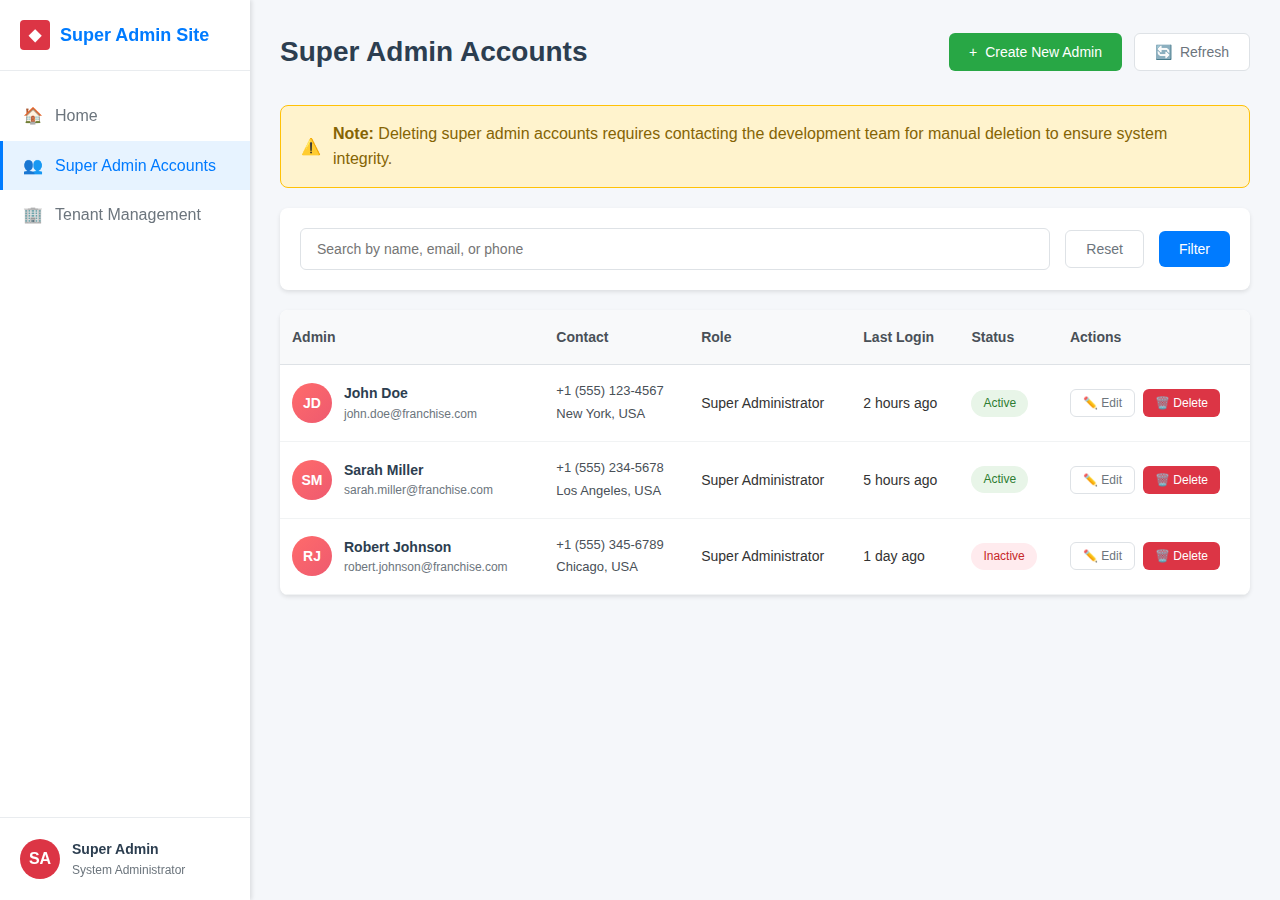
<file: super_admin_accounts.html>
<!DOCTYPE html>
<html lang="en">
<head>
    <meta charset="UTF-8">
    <meta name="viewport" content="width=device-width, initial-scale=1.0">
    <title>Super Admin Accounts - Management</title>
    <style>
        * {
            margin: 0;
            padding: 0;
            box-sizing: border-box;
        }

        body {
            font-family: 'Segoe UI', Tahoma, Geneva, Verdana, sans-serif;
            background-color: #f5f7fa;
            color: #333;
            line-height: 1.6;
            display: flex;
            min-height: 100vh;
        }

        .sidebar {
            width: 250px;
            background: white;
            box-shadow: 2px 0 4px rgba(0,0,0,0.1);
            display: flex;
            flex-direction: column;
            position: fixed;
            height: 100vh;
            z-index: 1000;
        }
        .logo {
            padding: 20px;
            border-bottom: 1px solid #e9ecef;
            display: flex;
            align-items: center;
            gap: 10px;
        }

        .logo-icon {
            width: 30px;
            height: 30px;
            background: #dc3545;
            border-radius: 4px;
            display: flex;
            align-items: center;
            justify-content: center;
            color: white;
            font-weight: bold;
        }

        .logo-text {
            font-size: 18px;
            font-weight: 600;
            color: #007bff;
        }

        .nav-menu {
            flex: 1;
            padding: 20px 0;
        }

        .nav-item {
            display: flex;
            align-items: center;
            gap: 12px;
            padding: 12px 20px;
            color: #6c757d;
            text-decoration: none;
            transition: all 0.3s ease;
            border-left: 3px solid transparent;
        }

        .nav-item:hover {
            background: #f8f9fa;
            color: #007bff;
        }

        .nav-item.active {
            background: #e7f3ff;
            color: #007bff;
            border-left-color: #007bff;
        }

        .nav-icon {
            width: 20px;
            height: 20px;
            display: flex;
            align-items: center;
            justify-content: center;
        }

        .user-profile {
            padding: 20px;
            border-top: 1px solid #e9ecef;
            display: flex;
            align-items: center;
            gap: 12px;
        }

        .user-avatar {
            width: 40px;
            height: 40px;
            background: #dc3545;
            border-radius: 50%;
            display: flex;
            align-items: center;
            justify-content: center;
            color: white;
            font-weight: 600;
        }

        .user-info {
            flex: 1;
        }

        .user-name {
            font-weight: 600;
            color: #2c3e50;
            font-size: 14px;
        }

        .user-role {
            font-size: 12px;
            color: #6c757d;
        }

        .main-content {
            flex: 1;
            margin-left: 250px;
            padding: 30px;
        }

        .page-header {
            display: flex;
            justify-content: space-between;
            align-items: center;
            margin-bottom: 30px;
        }

        .page-title {
            font-size: 28px;
            font-weight: 600;
            color: #2c3e50;
        }

        .header-actions {
            display: flex;
            gap: 12px;
        }

        .btn {
            padding: 10px 20px;
            border: none;
            border-radius: 6px;
            cursor: pointer;
            font-size: 14px;
            font-weight: 500;
            transition: all 0.3s ease;
            display: inline-flex;
            align-items: center;
            gap: 8px;
            text-decoration: none;
        }

        .btn-primary {
            background: #007bff;
            color: white;
        }

        .btn-primary:hover {
            background: #0056b3;
        }

        .btn-secondary {
            background: white;
            color: #6c757d;
            border: 1px solid #dee2e6;
        }

        .btn-secondary:hover {
            background: #f8f9fa;
            border-color: #adb5bd;
        }

        .btn-success {
            background: #28a745;
            color: white;
        }

        .btn-success:hover {
            background: #218838;
        }

        .btn-danger {
            background: #dc3545;
            color: white;
            padding: 6px 12px;
            font-size: 12px;
        }

        .btn-danger:hover {
            background: #c82333;
        }

        .search-filter-section {
            background: white;
            padding: 20px;
            border-radius: 8px;
            box-shadow: 0 2px 4px rgba(0,0,0,0.1);
            margin-bottom: 20px;
            display: flex;
            gap: 15px;
            align-items: center;
        }

        .search-input {
            flex: 1;
            padding: 12px 16px;
            border: 1px solid #dee2e6;
            border-radius: 6px;
            font-size: 14px;
            transition: border-color 0.3s ease;
        }

        .search-input:focus {
            outline: none;
            border-color: #007bff;
            box-shadow: 0 0 0 3px rgba(0,123,255,0.1);
        }

        .data-table-container {
            background: white;
            border-radius: 8px;
            box-shadow: 0 2px 4px rgba(0,0,0,0.1);
            overflow: hidden;
            margin-bottom: 30px;
        }

        .table {
            width: 100%;
            border-collapse: collapse;
        }

        .table th {
            background: #f8f9fa;
            padding: 16px 12px;
            text-align: left;
            font-weight: 600;
            color: #495057;
            border-bottom: 1px solid #dee2e6;
            font-size: 14px;
        }

        .table td {
            padding: 16px 12px;
            border-bottom: 1px solid #f1f3f4;
            font-size: 14px;
        }

        .table tbody tr:hover {
            background: #f8f9fa;
        }

        .admin-info {
            display: flex;
            align-items: center;
            gap: 12px;
        }

        .admin-avatar {
            width: 40px;
            height: 40px;
            background: linear-gradient(135deg, #ff6b6b 0%, #ee5a6f 100%);
            border-radius: 50%;
            display: flex;
            align-items: center;
            justify-content: center;
            color: white;
            font-weight: 600;
            font-size: 14px;
        }

        .admin-details {
            display: flex;
            flex-direction: column;
        }

        .admin-name {
            font-weight: 600;
            color: #2c3e50;
            font-size: 14px;
        }

        .admin-email {
            font-size: 12px;
            color: #6c757d;
        }

        .contact-info {
            display: flex;
            flex-direction: column;
            gap: 2px;
        }

        .contact-line {
            color: #495057;
            font-size: 13px;
        }

        .status-badge {
            display: inline-block;
            padding: 4px 12px;
            border-radius: 20px;
            font-size: 12px;
            font-weight: 500;
        }

        .status-active {
            background: #e8f5e8;
            color: #2e7d32;
        }

        .status-inactive {
            background: #ffebee;
            color: #c62828;
        }

        .action-buttons {
            display: flex;
            gap: 8px;
        }

        .btn-edit {
            background: white;
            color: #6c757d;
            border: 1px solid #dee2e6;
            padding: 6px 12px;
            font-size: 12px;
        }

        .btn-edit:hover {
            background: #f8f9fa;
        }

        .modal {
            display: none;
            position: fixed;
            z-index: 2000;
            left: 0;
            top: 0;
            width: 100%;
            height: 100%;
            background: rgba(0,0,0,0.5);
            animation: fadeIn 0.3s ease;
        }

        .modal.show {
            display: flex;
            align-items: center;
            justify-content: center;
        }

        @keyframes fadeIn {
            from { opacity: 0; }
            to { opacity: 1; }
        }

        .modal-content {
            background: white;
            border-radius: 12px;
            padding: 30px;
            max-width: 600px;
            width: 90%;
            max-height: 90vh;
            overflow-y: auto;
            animation: slideUp 0.3s ease;
        }

        @keyframes slideUp {
            from { transform: translateY(50px); opacity: 0; }
            to { transform: translateY(0); opacity: 1; }
        }

        .modal-header {
            display: flex;
            justify-content: space-between;
            align-items: center;
            margin-bottom: 20px;
        }

        .modal-title {
            font-size: 24px;
            font-weight: 600;
            color: #2c3e50;
        }

        .modal-close {
            background: none;
            border: none;
            font-size: 24px;
            color: #6c757d;
            cursor: pointer;
            padding: 0;
            width: 30px;
            height: 30px;
        }

        .modal-close:hover {
            color: #dc3545;
        }

        .form-group {
            margin-bottom: 20px;
        }

        .form-label {
            display: block;
            margin-bottom: 8px;
            font-weight: 500;
            color: #2c3e50;
            font-size: 14px;
        }

        .form-input {
            width: 100%;
            padding: 12px 16px;
            border: 1px solid #dee2e6;
            border-radius: 6px;
            font-size: 14px;
            transition: border-color 0.3s ease;
        }

        .form-input:focus {
            outline: none;
            border-color: #007bff;
            box-shadow: 0 0 0 3px rgba(0,123,255,0.1);
        }

        .form-select {
            width: 100%;
            padding: 12px 16px;
            border: 1px solid #dee2e6;
            border-radius: 6px;
            font-size: 14px;
            background: white;
            cursor: pointer;
        }

        .modal-actions {
            display: flex;
            gap: 12px;
            justify-content: flex-end;
            margin-top: 30px;
        }

        .alert {
            padding: 15px 20px;
            border-radius: 8px;
            margin-bottom: 20px;
            display: flex;
            align-items: center;
            gap: 12px;
        }

        .alert-warning {
            background: #fff3cd;
            border: 1px solid #ffc107;
            color: #856404;
        }

        .alert-danger {
            background: #f8d7da;
            border: 1px solid #dc3545;
            color: #721c24;
        }

        @media (max-width: 768px) {
            .sidebar {
                width: 200px;
            }

            .main-content {
                margin-left: 200px;
                padding: 20px;
            }

            .search-filter-section {
                flex-direction: column;
                align-items: stretch;
            }

            .table {
                font-size: 12px;
            }

            .table th,
            .table td {
                padding: 12px 8px;
            }
        }

        @media (max-width: 576px) {
            .sidebar {
                transform: translateX(-100%);
                transition: transform 0.3s ease;
            }

            .sidebar.open {
                transform: translateX(0);
            }

            .main-content {
                margin-left: 0;
            }

            .page-header {
                flex-direction: column;
                gap: 15px;
                align-items: stretch;
            }

            .header-actions {
                justify-content: center;
            }
        }
    </style>
</head>
<body>
    <div class="sidebar">
        <div class="logo">
            <div class="logo-icon">◆</div>
            <div class="logo-text">Super Admin Site</div>
        </div>
        
        <nav class="nav-menu">
            <a href="super_admin_home.html" class="nav-item">
                <div class="nav-icon">🏠</div>
                <span>Home</span>
            </a>
            <a href="super_admin_accounts.html" class="nav-item active">
                <div class="nav-icon">👥</div>
                <span>Super Admin Accounts</span>
            </a>
            <a href="Index.html" class="nav-item">
                <div class="nav-icon">🏢</div>
                <span>Tenant Management</span>
            </a>
        </nav>
        
        <div class="user-profile">
            <div class="user-avatar">SA</div>
            <div class="user-info">
                <div class="user-name">Super Admin</div>
                <div class="user-role">System Administrator</div>
            </div>
        </div>
    </div>

    <div class="main-content">
        <div class="page-header">
            <h1 class="page-title">Super Admin Accounts</h1>
            <div class="header-actions">
                <button class="btn btn-success" onclick="openCreateModal()">
                    <span>+</span> Create New Admin
                </button>
                <button class="btn btn-secondary" onclick="location.reload()">
                    <span>🔄</span> Refresh
                </button>
            </div>
        </div>

        <div class="alert alert-warning">
            <span>⚠️</span>
            <div>
                <strong>Note:</strong> Deleting super admin accounts requires contacting the development team for manual deletion to ensure system integrity.
            </div>
        </div>

        <div class="search-filter-section">
            <input type="text" class="search-input" placeholder="Search by name, email, or phone" id="searchInput">
            <button class="btn btn-secondary" onclick="resetSearch()">Reset</button>
            <button class="btn btn-primary" onclick="filterTable()">Filter</button>
        </div>

        <div class="data-table-container">
            <table class="table">
                <thead>
                    <tr>
                        <th>Admin</th>
                        <th>Contact</th>
                        <th>Role</th>
                        <th>Last Login</th>
                        <th>Status</th>
                        <th>Actions</th>
                    </tr>
                </thead>
                <tbody id="adminTableBody">
                    <tr>
                        <td>
                            <div class="admin-info">
                                <div class="admin-avatar">JD</div>
                                <div class="admin-details">
                                    <div class="admin-name">John Doe</div>
                                    <div class="admin-email">john.doe@franchise.com</div>
                                </div>
                            </div>
                        </td>
                        <td>
                            <div class="contact-info">
                                <div class="contact-line">+1 (555) 123-4567</div>
                                <div class="contact-line">New York, USA</div>
                            </div>
                        </td>
                        <td>Super Administrator</td>
                        <td>2 hours ago</td>
                        <td>
                            <span class="status-badge status-active">Active</span>
                        </td>
                        <td>
                            <div class="action-buttons">
                                <button class="btn btn-edit" onclick="openEditModal('John Doe', 'john.doe@franchise.com', '+1 (555) 123-4567', 'Active')">
                                    ✏️ Edit
                                </button>
                                <button class="btn btn-danger" onclick="showDeleteWarning()">
                                    🗑️ Delete
                                </button>
                            </div>
                        </td>
                    </tr>
                    <tr>
                        <td>
                            <div class="admin-info">
                                <div class="admin-avatar">SM</div>
                                <div class="admin-details">
                                    <div class="admin-name">Sarah Miller</div>
                                    <div class="admin-email">sarah.miller@franchise.com</div>
                                </div>
                            </div>
                        </td>
                        <td>
                            <div class="contact-info">
                                <div class="contact-line">+1 (555) 234-5678</div>
                                <div class="contact-line">Los Angeles, USA</div>
                            </div>
                        </td>
                        <td>Super Administrator</td>
                        <td>5 hours ago</td>
                        <td>
                            <span class="status-badge status-active">Active</span>
                        </td>
                        <td>
                            <div class="action-buttons">
                                <button class="btn btn-edit" onclick="openEditModal('Sarah Miller', 'sarah.miller@franchise.com', '+1 (555) 234-5678', 'Active')">
                                    ✏️ Edit
                                </button>
                                <button class="btn btn-danger" onclick="showDeleteWarning()">
                                    🗑️ Delete
                                </button>
                            </div>
                        </td>
                    </tr>
                    <tr>
                        <td>
                            <div class="admin-info">
                                <div class="admin-avatar">RJ</div>
                                <div class="admin-details">
                                    <div class="admin-name">Robert Johnson</div>
                                    <div class="admin-email">robert.johnson@franchise.com</div>
                                </div>
                            </div>
                        </td>
                        <td>
                            <div class="contact-info">
                                <div class="contact-line">+1 (555) 345-6789</div>
                                <div class="contact-line">Chicago, USA</div>
                            </div>
                        </td>
                        <td>Super Administrator</td>
                        <td>1 day ago</td>
                        <td>
                            <span class="status-badge status-inactive">Inactive</span>
                        </td>
                        <td>
                            <div class="action-buttons">
                                <button class="btn btn-edit" onclick="openEditModal('Robert Johnson', 'robert.johnson@franchise.com', '+1 (555) 345-6789', 'Inactive')">
                                    ✏️ Edit
                                </button>
                                <button class="btn btn-danger" onclick="showDeleteWarning()">
                                    🗑️ Delete
                                </button>
                            </div>
                        </td>
                    </tr>
                </tbody>
            </table>
        </div>
    </div>

    <!-- Create/Edit Modal -->
    <div id="adminModal" class="modal">
        <div class="modal-content">
            <div class="modal-header">
                <h2 class="modal-title" id="modalTitle">Create New Super Admin</h2>
                <button class="modal-close" onclick="closeModal()">&times;</button>
            </div>
            
            <form id="adminForm" onsubmit="return handleSubmit(event)">
                <div class="form-group">
                    <label class="form-label">Full Name *</label>
                    <input type="text" class="form-input" id="adminName" required placeholder="Enter full name">
                </div>
                
                <div class="form-group">
                    <label class="form-label">Email Address *</label>
                    <input type="email" class="form-input" id="adminEmail" required placeholder="admin@franchise.com">
                </div>
                
                <div class="form-group">
                    <label class="form-label">Phone Number</label>
                    <input type="tel" class="form-input" id="adminPhone" placeholder="+1 (555) 000-0000">
                </div>
                
                <div class="form-group">
                    <label class="form-label">Status *</label>
                    <div style="display: flex; gap: 20px; margin-top: 8px;">
                        <label style="display: flex; align-items: center; gap: 8px; cursor: pointer;">
                            <input type="radio" name="adminStatus" id="statusActive" value="Active" checked style="cursor: pointer;">
                            <span style="color: #2e7d32; font-weight: 500;">Active</span>
                        </label>
                        <label style="display: flex; align-items: center; gap: 8px; cursor: pointer;">
                            <input type="radio" name="adminStatus" id="statusInactive" value="Inactive" style="cursor: pointer;">
                            <span style="color: #c62828; font-weight: 500;">Inactive</span>
                        </label>
                    </div>
                </div>
                
                <div class="modal-actions">
                    <button type="button" class="btn btn-secondary" onclick="closeModal()">Cancel</button>
                    <button type="submit" class="btn btn-success">
                        <span id="submitBtnText">Create Admin</span>
                    </button>
                </div>
            </form>
        </div>
    </div>

    <!-- Delete Warning Modal -->
    <div id="deleteModal" class="modal">
        <div class="modal-content">
            <div class="modal-header">
                <h2 class="modal-title">Delete Super Admin Account</h2>
                <button class="modal-close" onclick="closeDeleteModal()">&times;</button>
            </div>
            
            <div class="alert alert-danger">
                <span>🚫</span>
                <div>
                    <strong>Important:</strong> Super admin accounts cannot be deleted directly through this interface for security reasons.
                </div>
            </div>

            <p style="margin-bottom: 20px; color: #495057;">
                To delete a super admin account, please:
            </p>

            <ol style="margin-left: 20px; margin-bottom: 20px; color: #495057;">
                <li>Contact the development team via email: <strong>dev-team@franchise.com</strong></li>
                <li>Provide the super admin's name and email address</li>
                <li>Include a reason for the deletion request</li>
                <li>Wait for manual verification and deletion by the dev team</li>
            </ol>

            <p style="color: #6c757d; font-size: 13px; margin-bottom: 20px;">
                This process ensures system integrity and prevents accidental deletion of critical accounts.
            </p>
            
            <div class="modal-actions">
                <button type="button" class="btn btn-secondary" onclick="closeDeleteModal()">Close</button>
                <button type="button" class="btn btn-primary" onclick="contactDevTeam()">
                    📧 Contact Dev Team
                </button>
            </div>
        </div>
    </div>

    <script>
        let isEditMode = false;

        function openCreateModal() {
            isEditMode = false;
            document.getElementById('modalTitle').textContent = 'Create New Super Admin';
            document.getElementById('submitBtnText').textContent = 'Create Admin';
            document.getElementById('adminForm').reset();
            document.getElementById('statusActive').checked = true;
            document.getElementById('adminModal').classList.add('show');
        }

        function openEditModal(name, email, phone, status) {
            isEditMode = true;
            document.getElementById('modalTitle').textContent = 'Edit Super Admin';
            document.getElementById('submitBtnText').textContent = 'Update Admin';
            document.getElementById('adminName').value = name;
            document.getElementById('adminEmail').value = email;
            document.getElementById('adminPhone').value = phone;
            
            if (status === 'Active') {
                document.getElementById('statusActive').checked = true;
            } else {
                document.getElementById('statusInactive').checked = true;
            }
            
            document.getElementById('adminModal').classList.add('show');
        }

        function closeModal() {
            document.getElementById('adminModal').classList.remove('show');
        }

        function showDeleteWarning() {
            document.getElementById('deleteModal').classList.add('show');
        }

        function closeDeleteModal() {
            document.getElementById('deleteModal').classList.remove('show');
        }

        function contactDevTeam() {
            window.location.href = 'mailto:dev-team@franchise.com?subject=Super Admin Account Deletion Request&body=Please delete the following super admin account:%0D%0A%0D%0AName: [Enter name]%0D%0AEmail: [Enter email]%0D%0AReason: [Enter reason]';
        }

        function handleSubmit(event) {
            event.preventDefault();
            
            const statusValue = document.querySelector('input[name="adminStatus"]:checked').value;
            
            const formData = {
                name: document.getElementById('adminName').value,
                email: document.getElementById('adminEmail').value,
                phone: document.getElementById('adminPhone').value,
                status: statusValue
            };

            if (isEditMode) {
                alert('Admin account updated successfully!\n\nEmail notification sent to: ' + formData.email);
            } else {
                alert('Admin account created successfully!\n\nWelcome email sent to: ' + formData.email);
            }

            closeModal();
            
            // In a real app, this would refresh the table with new data
            setTimeout(() => {
                location.reload();
            }, 1000);

            return false;
        }

        function filterTable() {
            const searchTerm = document.getElementById('searchInput').value.toLowerCase();
            const rows = document.querySelectorAll('#adminTableBody tr');
            
            rows.forEach(row => {
                const name = row.querySelector('.admin-name')?.textContent.toLowerCase() || '';
                const email = row.querySelector('.admin-email')?.textContent.toLowerCase() || '';
                const phone = row.querySelector('.contact-line')?.textContent.toLowerCase() || '';
                
                const isVisible = name.includes(searchTerm) || email.includes(searchTerm) || phone.includes(searchTerm);
                row.style.display = isVisible ? '' : 'none';
            });
        }

        function resetSearch() {
            document.getElementById('searchInput').value = '';
            document.querySelectorAll('#adminTableBody tr').forEach(row => {
                row.style.display = '';
            });
        }

        // Search on Enter key
        document.getElementById('searchInput').addEventListener('keypress', function(e) {
            if (e.key === 'Enter') {
                filterTable();
            }
        });

        // Mobile sidebar toggle
        if (window.innerWidth <= 576) {
            const sidebar = document.querySelector('.sidebar');
            const toggleBtn = document.createElement('button');
            toggleBtn.innerHTML = '☰';
            toggleBtn.style.cssText = 'position: fixed; top: 20px; left: 20px; z-index: 1001; background: #007bff; color: white; border: none; padding: 10px; border-radius: 4px;';
            document.body.appendChild(toggleBtn);
            
            toggleBtn.addEventListener('click', () => {
                sidebar.classList.toggle('open');
            });
        }

        console.log('Super Admin Accounts loaded');
    </script>
</body>
</html>
</file>
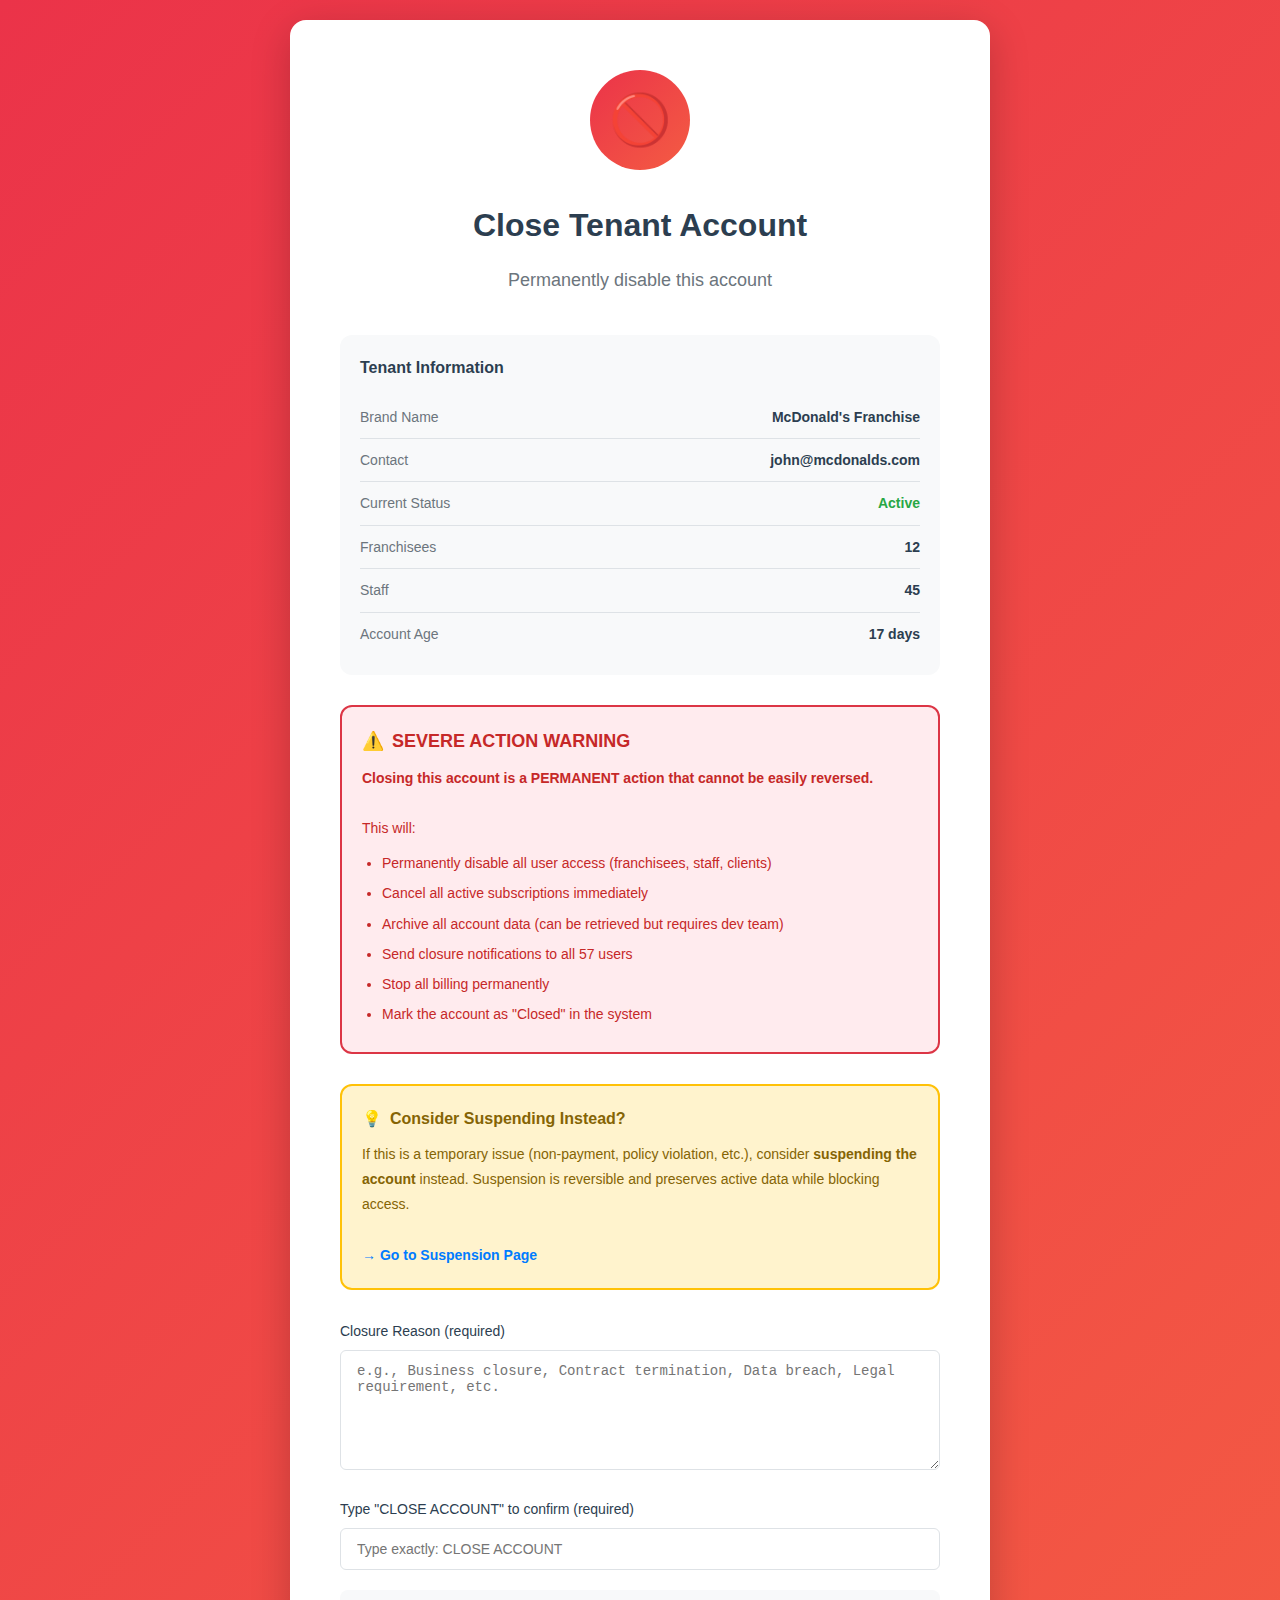
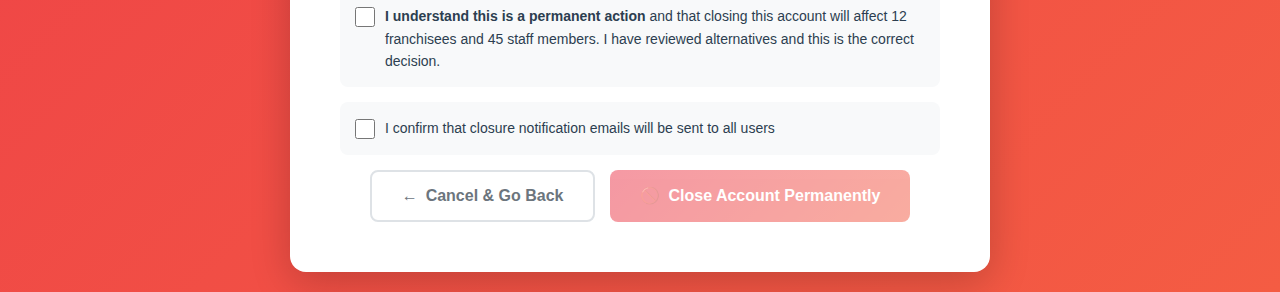
<file: tenant_close.html>
<!DOCTYPE html>
<html lang="en">
<head>
    <meta charset="UTF-8">
    <meta name="viewport" content="width=device-width, initial-scale=1.0">
    <title>Close Tenant Account - Franchise Management</title>
    <style>
        * {
            margin: 0;
            padding: 0;
            box-sizing: border-box;
        }

        body {
            font-family: 'Segoe UI', Tahoma, Geneva, Verdana, sans-serif;
            background: linear-gradient(135deg, #eb3349 0%, #f45c43 100%);
            color: #333;
            line-height: 1.6;
            min-height: 100vh;
            display: flex;
            align-items: center;
            justify-content: center;
            padding: 20px;
        }

        .container {
            max-width: 700px;
            width: 100%;
            background: white;
            border-radius: 16px;
            box-shadow: 0 10px 40px rgba(0,0,0,0.2);
            padding: 50px;
            animation: slideUp 0.5s ease;
        }

        @keyframes slideUp {
            from {
                transform: translateY(50px);
                opacity: 0;
            }
            to {
                transform: translateY(0);
                opacity: 1;
            }
        }

        .danger-icon {
            width: 100px;
            height: 100px;
            margin: 0 auto 30px;
            background: linear-gradient(135deg, #eb3349 0%, #f45c43 100%);
            border-radius: 50%;
            display: flex;
            align-items: center;
            justify-content: center;
            font-size: 50px;
            animation: pulse 2s ease infinite;
        }

        @keyframes pulse {
            0%, 100% {
                transform: scale(1);
            }
            50% {
                transform: scale(1.05);
            }
        }

        .page-title {
            font-size: 32px;
            font-weight: 700;
            color: #2c3e50;
            text-align: center;
            margin-bottom: 15px;
        }

        .page-subtitle {
            font-size: 18px;
            color: #6c757d;
            text-align: center;
            margin-bottom: 40px;
        }

        .tenant-info {
            background: #f8f9fa;
            border-radius: 12px;
            padding: 20px;
            margin-bottom: 30px;
        }

        .info-title {
            font-size: 16px;
            font-weight: 600;
            color: #2c3e50;
            margin-bottom: 15px;
        }

        .info-item {
            display: flex;
            justify-content: space-between;
            padding: 10px 0;
            border-bottom: 1px solid #dee2e6;
        }

        .info-item:last-child {
            border-bottom: none;
        }

        .info-label {
            color: #6c757d;
            font-size: 14px;
        }

        .info-value {
            font-weight: 600;
            color: #2c3e50;
            font-size: 14px;
        }

        .danger-box {
            background: #ffebee;
            border: 2px solid #dc3545;
            border-radius: 12px;
            padding: 20px;
            margin-bottom: 30px;
        }

        .danger-title {
            font-weight: 700;
            color: #c62828;
            margin-bottom: 10px;
            display: flex;
            align-items: center;
            gap: 8px;
            font-size: 18px;
        }

        .danger-text {
            font-size: 14px;
            color: #c62828;
            line-height: 1.8;
        }

        .danger-text ul {
            margin-left: 20px;
            margin-top: 10px;
        }

        .danger-text li {
            margin-bottom: 5px;
        }

        .alternative-box {
            background: #fff3cd;
            border: 2px solid #ffc107;
            border-radius: 12px;
            padding: 20px;
            margin-bottom: 30px;
        }

        .alternative-title {
            font-weight: 600;
            color: #856404;
            margin-bottom: 10px;
            display: flex;
            align-items: center;
            gap: 8px;
        }

        .alternative-text {
            font-size: 14px;
            color: #856404;
            line-height: 1.8;
        }

        .form-group {
            margin-bottom: 20px;
        }

        .form-label {
            display: block;
            margin-bottom: 8px;
            font-weight: 500;
            color: #2c3e50;
            font-size: 14px;
        }

        .form-textarea {
            width: 100%;
            padding: 12px 16px;
            border: 1px solid #dee2e6;
            border-radius: 6px;
            font-size: 14px;
            resize: vertical;
            min-height: 120px;
        }

        .form-textarea:focus {
            outline: none;
            border-color: #dc3545;
            box-shadow: 0 0 0 3px rgba(220, 53, 69, 0.1);
        }

        .form-input {
            width: 100%;
            padding: 12px 16px;
            border: 1px solid #dee2e6;
            border-radius: 6px;
            font-size: 14px;
        }

        .form-input:focus {
            outline: none;
            border-color: #dc3545;
            box-shadow: 0 0 0 3px rgba(220, 53, 69, 0.1);
        }

        .form-checkbox {
            display: flex;
            align-items: flex-start;
            gap: 10px;
            padding: 15px;
            background: #f8f9fa;
            border-radius: 8px;
            margin-bottom: 15px;
        }

        .form-checkbox input[type="checkbox"] {
            width: 20px;
            height: 20px;
            cursor: pointer;
            margin-top: 2px;
        }

        .form-checkbox label {
            font-size: 14px;
            color: #2c3e50;
            cursor: pointer;
            flex: 1;
        }

        .btn-group {
            display: flex;
            gap: 15px;
            justify-content: center;
        }

        .btn {
            padding: 15px 30px;
            border: none;
            border-radius: 8px;
            font-size: 16px;
            font-weight: 600;
            cursor: pointer;
            transition: all 0.3s ease;
            display: inline-flex;
            align-items: center;
            gap: 8px;
        }

        .btn-danger {
            background: linear-gradient(135deg, #eb3349 0%, #f45c43 100%);
            color: white;
        }

        .btn-danger:hover {
            transform: translateY(-2px);
            box-shadow: 0 5px 15px rgba(235, 51, 73, 0.4);
        }

        .btn-danger:disabled {
            opacity: 0.5;
            cursor: not-allowed;
            transform: none;
        }

        .btn-secondary {
            background: white;
            color: #6c757d;
            border: 2px solid #dee2e6;
        }

        .btn-secondary:hover {
            background: #f8f9fa;
            border-color: #adb5bd;
        }

        @media (max-width: 576px) {
            .container {
                padding: 30px 20px;
            }

            .page-title {
                font-size: 24px;
            }

            .page-subtitle {
                font-size: 16px;
            }

            .btn-group {
                flex-direction: column-reverse;
            }

            .btn {
                width: 100%;
            }
        }
    </style>
</head>
<body>
    <div class="container">
        <div class="danger-icon">🚫</div>
        
        <h1 class="page-title">Close Tenant Account</h1>
        <p class="page-subtitle">Permanently disable this account</p>

        <div class="tenant-info">
            <div class="info-title">Tenant Information</div>
            <div class="info-item">
                <div class="info-label">Brand Name</div>
                <div class="info-value">McDonald's Franchise</div>
            </div>
            <div class="info-item">
                <div class="info-label">Contact</div>
                <div class="info-value">john@mcdonalds.com</div>
            </div>
            <div class="info-item">
                <div class="info-label">Current Status</div>
                <div class="info-value" style="color: #28a745;">Active</div>
            </div>
            <div class="info-item">
                <div class="info-label">Franchisees</div>
                <div class="info-value">12</div>
            </div>
            <div class="info-item">
                <div class="info-label">Staff</div>
                <div class="info-value">45</div>
            </div>
            <div class="info-item">
                <div class="info-label">Account Age</div>
                <div class="info-value">17 days</div>
            </div>
        </div>

        <div class="danger-box">
            <div class="danger-title">
                <span>⚠️</span> SEVERE ACTION WARNING
            </div>
            <div class="danger-text">
                <strong>Closing this account is a PERMANENT action that cannot be easily reversed.</strong>
                <br><br>
                This will:
                <ul>
                    <li>Permanently disable all user access (franchisees, staff, clients)</li>
                    <li>Cancel all active subscriptions immediately</li>
                    <li>Archive all account data (can be retrieved but requires dev team)</li>
                    <li>Send closure notifications to all 57 users</li>
                    <li>Stop all billing permanently</li>
                    <li>Mark the account as "Closed" in the system</li>
                </ul>
            </div>
        </div>

        <div class="alternative-box">
            <div class="alternative-title">
                <span>💡</span> Consider Suspending Instead?
            </div>
            <div class="alternative-text">
                If this is a temporary issue (non-payment, policy violation, etc.), consider <strong>suspending the account</strong> instead. Suspension is reversible and preserves active data while blocking access.
                <br><br>
                <a href="tenant_suspend.html" style="color: #007bff; text-decoration: none; font-weight: 600;">→ Go to Suspension Page</a>
            </div>
        </div>

        <form id="closeForm" onsubmit="return handleClose(event)">
            <div class="form-group">
                <label class="form-label">Closure Reason (required)</label>
                <textarea class="form-textarea" id="closureReason" required placeholder="e.g., Business closure, Contract termination, Data breach, Legal requirement, etc."></textarea>
            </div>

            <div class="form-group">
                <label class="form-label">Type "CLOSE ACCOUNT" to confirm (required)</label>
                <input type="text" class="form-input" id="confirmText" required placeholder="Type exactly: CLOSE ACCOUNT">
            </div>

            <div class="form-checkbox">
                <input type="checkbox" id="confirmUnderstand" required>
                <label for="confirmUnderstand">
                    <strong>I understand this is a permanent action</strong> and that closing this account will affect 12 franchisees and 45 staff members. I have reviewed alternatives and this is the correct decision.
                </label>
            </div>

            <div class="form-checkbox">
                <input type="checkbox" id="confirmNotification" required>
                <label for="confirmNotification">
                    I confirm that closure notification emails will be sent to all users
                </label>
            </div>

            <div class="btn-group">
                <button type="button" class="btn btn-secondary" onclick="window.location.href='tenant_edit.html'">
                    <span>←</span> Cancel & Go Back
                </button>
                <button type="submit" class="btn btn-danger" id="closeBtn" disabled>
                    <span>🚫</span> Close Account Permanently
                </button>
            </div>
        </form>
    </div>

    <script>
        // Enable close button only when all checkboxes are checked and text is entered
        function checkForm() {
            const checkbox1 = document.getElementById('confirmUnderstand').checked;
            const checkbox2 = document.getElementById('confirmNotification').checked;
            const confirmText = document.getElementById('confirmText').value;
            
            const isValid = checkbox1 && checkbox2 && confirmText === 'CLOSE ACCOUNT';
            document.getElementById('closeBtn').disabled = !isValid;
        }

        document.getElementById('confirmUnderstand').addEventListener('change', checkForm);
        document.getElementById('confirmNotification').addEventListener('change', checkForm);
        document.getElementById('confirmText').addEventListener('input', checkForm);

        function handleClose(event) {
            event.preventDefault();
            
            const reason = document.getElementById('closureReason').value;
            
            // Final warning
            if (confirm('FINAL WARNING\n\nThis is your last chance to cancel.\n\nAre you ABSOLUTELY CERTAIN you want to permanently close this account?\n\nClick OK to proceed with permanent closure.\nClick Cancel to return to safety.')) {
                // Simulate closure process
                document.querySelector('.container').innerHTML = `
                    <div style="text-align: center; padding: 50px 0;">
                        <div style="width: 80px; height: 80px; border: 4px solid #f3f3f3; border-top: 4px solid #dc3545; border-radius: 50%; animation: spin 1s linear infinite; margin: 0 auto 30px;"></div>
                        <h2 style="font-size: 24px; margin-bottom: 10px;">Closing Account...</h2>
                        <p style="color: #6c757d;">Canceling subscriptions, archiving data, and sending notifications</p>
                    </div>
                `;

                setTimeout(() => {
                    // Store closure info
                    const closureInfo = {
                        status: 'Closed',
                        reason: reason,
                        closedDate: new Date().toISOString(),
                        closedBy: 'Super Admin'
                    };
                    sessionStorage.setItem('tenantStatus', JSON.stringify(closureInfo));

                    alert('Account Closed Successfully\n\n✓ Account status: Closed\n✓ All subscriptions canceled\n✓ All user access terminated\n✓ Email notifications sent to:\n  - john@mcdonalds.com (Primary Contact)\n  - 12 franchisee accounts\n  - 45 staff accounts\n✓ Data archived\n\nThe account is now permanently closed. Data can be retrieved by contacting the development team if needed.');
                    
                    window.location.href = '../index.html';
                }, 2500);
            }

            return false;
        }

        console.log('Close Tenant page loaded');
    </script>

    <style>
        @keyframes spin {
            0% { transform: rotate(0deg); }
            100% { transform: rotate(360deg); }
        }
    </style>
</body>
</html>
</file>
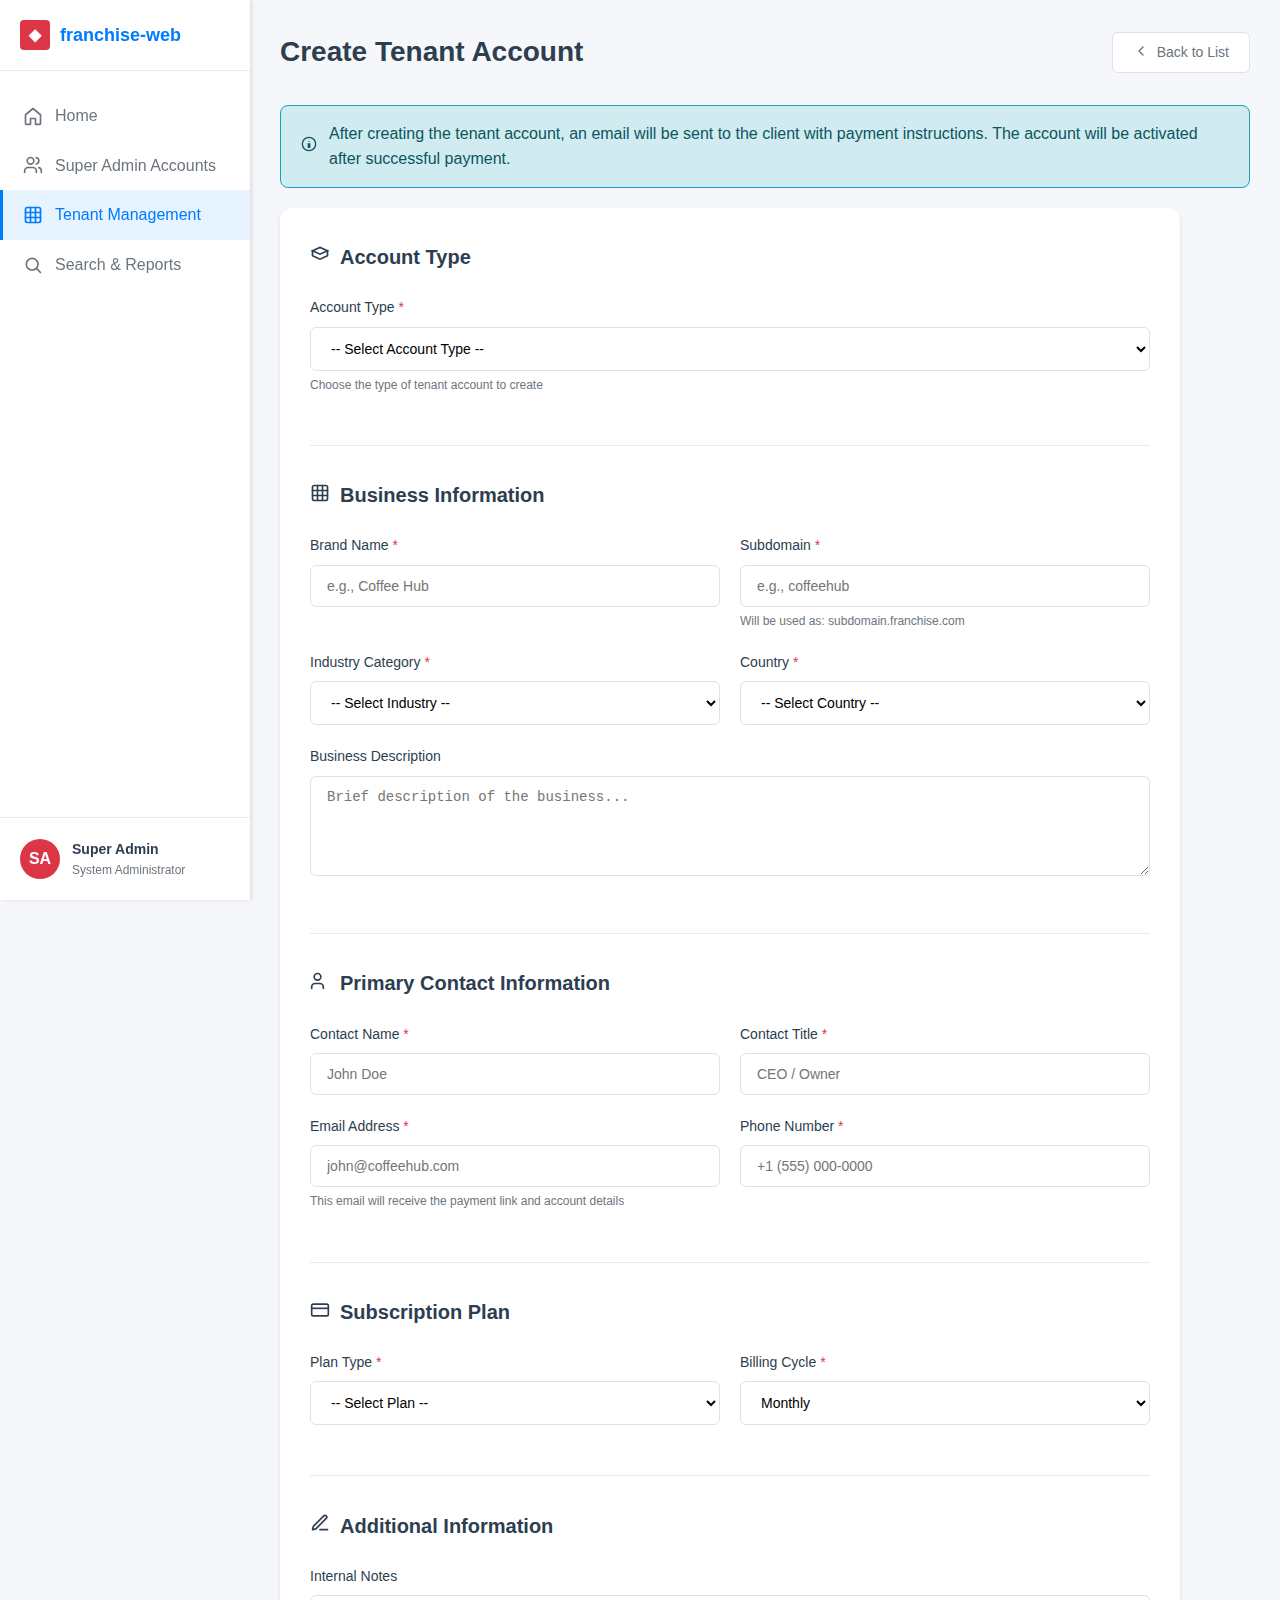
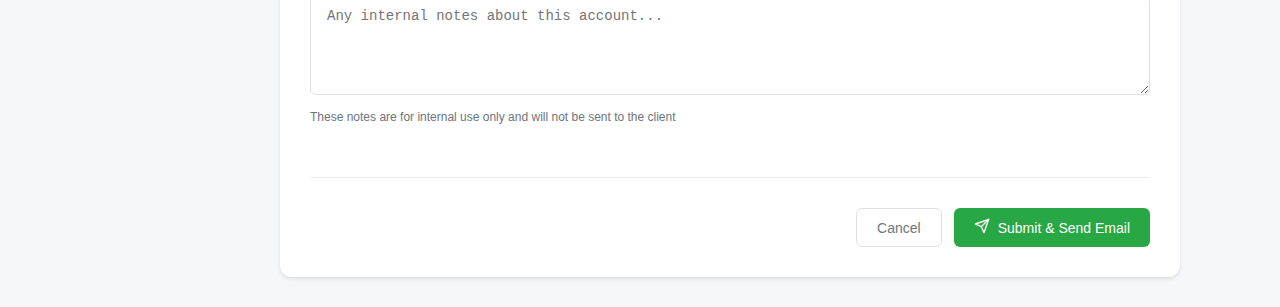
<file: tenant_create_account.html>
<!DOCTYPE html>
<html lang="en">
<head>
    <meta charset="UTF-8">
    <meta name="viewport" content="width=device-width, initial-scale=1.0">
    <title>Create Tenant Account - Franchise Management</title>
    <style>
        * {
            margin: 0;
            padding: 0;
            box-sizing: border-box;
        }

        body {
            font-family: 'Segoe UI', Tahoma, Geneva, Verdana, sans-serif;
            background-color: #f5f7fa;
            color: #333;
            line-height: 1.6;
            display: flex;
            min-height: 100vh;
        }

        .sidebar {
            width: 250px;
            background: white;
            box-shadow: 2px 0 4px rgba(0,0,0,0.1);
            display: flex;
            flex-direction: column;
            position: fixed;
            height: 100vh;
            z-index: 1000;
        }

        .logo {
            padding: 20px;
            border-bottom: 1px solid #e9ecef;
            display: flex;
            align-items: center;
            gap: 10px;
        }

        .logo-icon {
            width: 30px;
            height: 30px;
            background: #dc3545;
            border-radius: 4px;
            display: flex;
            align-items: center;
            justify-content: center;
            color: white;
            font-weight: bold;
        }

        .logo-text {
            font-size: 18px;
            font-weight: 600;
            color: #007bff;
        }

        .nav-menu {
            flex: 1;
            padding: 20px 0;
        }

        .nav-item {
            display: flex;
            align-items: center;
            gap: 12px;
            padding: 12px 20px;
            color: #6c757d;
            text-decoration: none;
            transition: all 0.3s ease;
            border-left: 3px solid transparent;
        }

        .nav-item:hover {
            background: #f8f9fa;
            color: #007bff;
        }

        .nav-item.active {
            background: #e7f3ff;
            color: #007bff;
            border-left-color: #007bff;
        }

        .nav-icon {
            width: 20px;
            height: 20px;
            display: flex;
            align-items: center;
            justify-content: center;
        }

        .user-profile {
            padding: 20px;
            border-top: 1px solid #e9ecef;
            display: flex;
            align-items: center;
            gap: 12px;
        }

        .user-avatar {
            width: 40px;
            height: 40px;
            background: #dc3545;
            border-radius: 50%;
            display: flex;
            align-items: center;
            justify-content: center;
            color: white;
            font-weight: 600;
        }

        .user-info {
            flex: 1;
        }

        .user-name {
            font-weight: 600;
            color: #2c3e50;
            font-size: 14px;
        }

        .user-role {
            font-size: 12px;
            color: #6c757d;
        }

        .main-content {
            flex: 1;
            margin-left: 250px;
            padding: 30px;
        }

        .page-header {
            display: flex;
            justify-content: space-between;
            align-items: center;
            margin-bottom: 30px;
        }

        .page-title {
            font-size: 28px;
            font-weight: 600;
            color: #2c3e50;
        }

        .header-actions {
            display: flex;
            gap: 12px;
        }

        .btn {
            padding: 10px 20px;
            border: none;
            border-radius: 6px;
            cursor: pointer;
            font-size: 14px;
            font-weight: 500;
            transition: all 0.3s ease;
            display: inline-flex;
            align-items: center;
            gap: 8px;
            text-decoration: none;
        }

        .btn-primary {
            background: #007bff;
            color: white;
        }

        .btn-primary:hover {
            background: #0056b3;
        }

        .btn-secondary {
            background: white;
            color: #6c757d;
            border: 1px solid #dee2e6;
        }

        .btn-secondary:hover {
            background: #f8f9fa;
            border-color: #adb5bd;
        }

        .btn-success {
            background: #28a745;
            color: white;
        }

        .btn-success:hover {
            background: #218838;
        }

        .btn-warning {
            background: #ffc107;
            color: #212529;
        }

        .btn-warning:hover {
            background: #e0a800;
        }

        .form-container {
            background: white;
            border-radius: 12px;
            padding: 30px;
            box-shadow: 0 2px 4px rgba(0,0,0,0.1);
            max-width: 900px;
        }

        .form-section {
            margin-bottom: 30px;
            padding-bottom: 30px;
            border-bottom: 1px solid #e9ecef;
        }

        .form-section:last-child {
            border-bottom: none;
            margin-bottom: 0;
            padding-bottom: 0;
        }

        .section-title {
            font-size: 20px;
            font-weight: 600;
            color: #2c3e50;
            margin-bottom: 20px;
            display: flex;
            align-items: center;
            gap: 10px;
        }

        .section-icon {
            font-size: 24px;
        }

        .form-row {
            display: grid;
            grid-template-columns: repeat(2, 1fr);
            gap: 20px;
            margin-bottom: 20px;
        }

        .form-row.single {
            grid-template-columns: 1fr;
        }

        .form-group {
            margin-bottom: 0;
        }

        .form-label {
            display: block;
            margin-bottom: 8px;
            font-weight: 500;
            color: #2c3e50;
            font-size: 14px;
        }

        .form-label.required::after {
            content: " *";
            color: #dc3545;
        }

        .form-input {
            width: 100%;
            padding: 12px 16px;
            border: 1px solid #dee2e6;
            border-radius: 6px;
            font-size: 14px;
            transition: border-color 0.3s ease;
        }

        .form-input:focus {
            outline: none;
            border-color: #007bff;
            box-shadow: 0 0 0 3px rgba(0,123,255,0.1);
        }

        .form-select {
            width: 100%;
            padding: 12px 16px;
            border: 1px solid #dee2e6;
            border-radius: 6px;
            font-size: 14px;
            background: white;
            cursor: pointer;
        }

        .form-textarea {
            width: 100%;
            padding: 12px 16px;
            border: 1px solid #dee2e6;
            border-radius: 6px;
            font-size: 14px;
            resize: vertical;
            min-height: 100px;
        }

        .form-textarea:focus {
            outline: none;
            border-color: #007bff;
            box-shadow: 0 0 0 3px rgba(0,123,255,0.1);
        }

        .form-help {
            font-size: 12px;
            color: #6c757d;
            margin-top: 5px;
        }

        .form-actions {
            display: flex;
            gap: 12px;
            justify-content: flex-end;
            margin-top: 30px;
        }

        .alert {
            padding: 15px 20px;
            border-radius: 8px;
            margin-bottom: 20px;
            display: flex;
            align-items: center;
            gap: 12px;
        }

        .alert-info {
            background: #d1ecf1;
            border: 1px solid #17a2b8;
            color: #0c5460;
        }

        .loading-overlay {
            display: none;
            position: fixed;
            top: 0;
            left: 0;
            width: 100%;
            height: 100%;
            background: rgba(0,0,0,0.7);
            z-index: 3000;
            align-items: center;
            justify-content: center;
        }

        .loading-overlay.show {
            display: flex;
        }

        .loading-content {
            background: white;
            padding: 40px;
            border-radius: 12px;
            text-align: center;
            max-width: 400px;
        }

        .loading-spinner {
            width: 50px;
            height: 50px;
            border: 4px solid #f3f3f3;
            border-top: 4px solid #007bff;
            border-radius: 50%;
            animation: spin 1s linear infinite;
            margin: 0 auto 20px;
        }

        @keyframes spin {
            0% { transform: rotate(0deg); }
            100% { transform: rotate(360deg); }
        }

        .loading-text {
            font-size: 18px;
            font-weight: 600;
            color: #2c3e50;
            margin-bottom: 10px;
        }

        .loading-subtext {
            font-size: 14px;
            color: #6c757d;
        }

        @media (max-width: 768px) {
            .sidebar {
                width: 200px;
            }

            .main-content {
                margin-left: 200px;
                padding: 20px;
            }

            .form-row {
                grid-template-columns: 1fr;
            }
        }

        @media (max-width: 576px) {
            .sidebar {
                transform: translateX(-100%);
                transition: transform 0.3s ease;
            }

            .sidebar.open {
                transform: translateX(0);
            }

            .main-content {
                margin-left: 0;
            }

            .page-header {
                flex-direction: column;
                gap: 15px;
                align-items: stretch;
            }

            .form-actions {
                flex-direction: column;
            }
        }
    </style>
</head>
<body>
    <div class="sidebar">
        <div class="logo">
            <div class="logo-icon">◆</div>
            <div class="logo-text">franchise-web</div>
        </div>
        
        <nav class="nav-menu">
            <a href="super_admin_home.html" class="nav-item">
                <div class="nav-icon"><svg width="20" height="20" viewBox="0 0 24 24" fill="none" xmlns="http://www.w3.org/2000/svg"><path d="M3 10.5L12 3l9 7.5V21a1 1 0 0 1-1 1h-5v-7H9v7H4a1 1 0 0 1-1-1v-10.5z" stroke="#6c757d" stroke-width="2" stroke-linecap="round" stroke-linejoin="round"/></svg></div>
                <span>Home</span>
            </a>
            <a href="super_admin_accounts.html" class="nav-item">
                <div class="nav-icon"><svg width="20" height="20" viewBox="0 0 24 24" fill="none" xmlns="http://www.w3.org/2000/svg"><path d="M16 21v-2a4 4 0 0 0-4-4H6a4 4 0 0 0-4 4v2" stroke="#6c757d" stroke-width="2" stroke-linecap="round"/><circle cx="9" cy="7" r="4" stroke="#6c757d" stroke-width="2"/><path d="M22 21v-2a4 4 0 0 0-3-3.87" stroke="#6c757d" stroke-width="2" stroke-linecap="round"/><path d="M16 3.13a4 4 0 0 1 0 7.75" stroke="#6c757d" stroke-width="2" stroke-linecap="round"/></svg></div>
                <span>Super Admin Accounts</span>
            </a>
            <a href="index.html" class="nav-item active">
                <div class="nav-icon"><svg width="20" height="20" viewBox="0 0 24 24" fill="none" xmlns="http://www.w3.org/2000/svg"><rect x="3" y="3" width="18" height="18" rx="2" ry="2" stroke="#007bff" stroke-width="2"/><path d="M9 3v18M15 3v18M3 9h18M3 15h18" stroke="#007bff" stroke-width="2" stroke-linecap="round"/></svg></div>
                <span>Tenant Management</span>
            </a>
            <a href="tenant_search.html" class="nav-item">
                <div class="nav-icon"><svg width="20" height="20" viewBox="0 0 24 24" fill="none" xmlns="http://www.w3.org/2000/svg"><circle cx="11" cy="11" r="7" stroke="#6c757d" stroke-width="2"/><path d="M21 21l-4.3-4.3" stroke="#6c757d" stroke-width="2" stroke-linecap="round"/></svg></div>
                <span>Search & Reports</span>
            </a>
        </nav>
        
        <div class="user-profile">
            <div class="user-avatar">SA</div>
            <div class="user-info">
                <div class="user-name">Super Admin</div>
                <div class="user-role">System Administrator</div>
            </div>
        </div>
    </div>

    <div class="main-content">
        <div class="page-header">
            <h1 class="page-title">Create Tenant Account</h1>
            <div class="header-actions">
                <button class="btn btn-secondary" onclick="window.location.href='index.html'">
                    <span><svg width="16" height="16" viewBox="0 0 24 24" fill="none" xmlns="http://www.w3.org/2000/svg"><path d="M15 18l-6-6 6-6" stroke="#6c757d" stroke-width="2" stroke-linecap="round" stroke-linejoin="round"/></svg></span> Back to List
                </button>
            </div>
        </div>

        <div class="alert alert-info">
            <span><svg width="16" height="16" viewBox="0 0 24 24" fill="none" xmlns="http://www.w3.org/2000/svg"><circle cx="12" cy="12" r="10" stroke="#0c5460" stroke-width="2"/><path d="M12 8h.01M11 12h2v5h-2z" stroke="#0c5460" stroke-width="2" stroke-linecap="round"/></svg></span>
            <div>
                After creating the tenant account, an email will be sent to the client with payment instructions. The account will be activated after successful payment.
            </div>
        </div>

        <form id="tenantForm" class="form-container" onsubmit="return handleSubmit(event)">
            <!-- Account Type Section -->
            <div class="form-section">
                <div class="section-title">
                    <span class="section-icon"><svg width="20" height="20" viewBox="0 0 24 24" fill="none" xmlns="http://www.w3.org/2000/svg"><path d="M3 7l9-4 9 4-9 4-9-4z" stroke="#2c3e50" stroke-width="2"/><path d="M21 7v6l-9 4-9-4V7" stroke="#2c3e50" stroke-width="2"/></svg></span>
                    Account Type
                </div>
                <div class="form-row single">
                    <div class="form-group">
                        <label class="form-label required">Account Type</label>
                        <select class="form-select" id="accountType" required onchange="updateForm()">
                            <option value="">-- Select Account Type --</option>
                            <option value="Franchisor">Franchisor (Brand Owner with Franchisees)</option>
                            <option value="Single Store">Single Store Owner (Independent Business)</option>
                        </select>
                        <div class="form-help">Choose the type of tenant account to create</div>
                    </div>
                </div>
            </div>

            <!-- Business Information Section -->
            <div class="form-section">
                <div class="section-title">
                    <span class="section-icon"><svg width="20" height="20" viewBox="0 0 24 24" fill="none" xmlns="http://www.w3.org/2000/svg"><rect x="3" y="3" width="18" height="18" rx="2" ry="2" stroke="#2c3e50" stroke-width="2"/><path d="M9 3v18M15 3v18M3 9h18M3 15h18" stroke="#2c3e50" stroke-width="2" stroke-linecap="round"/></svg></span>
                    Business Information
                </div>
                <div class="form-row">
                    <div class="form-group">
                        <label class="form-label required">Brand Name</label>
                        <input type="text" class="form-input" id="brandName" required placeholder="e.g., Coffee Hub">
                    </div>
                    <div class="form-group">
                        <label class="form-label required">Subdomain</label>
                        <input type="text" class="form-input" id="subdomain" required placeholder="e.g., coffeehub">
                        <div class="form-help">Will be used as: subdomain.franchise.com</div>
                    </div>
                </div>
                <div class="form-row">
                    <div class="form-group">
                        <label class="form-label required">Industry Category</label>
                        <select class="form-select" id="industry" required>
                            <option value="">-- Select Industry --</option>
                            <option value="Food & Beverage">Food & Beverage</option>
                            <option value="Retail">Retail</option>
                            <option value="Fitness & Wellness">Fitness & Wellness</option>
                            <option value="Education">Education</option>
                            <option value="Automotive">Automotive</option>
                            <option value="Beauty & Salon">Beauty & Salon</option>
                            <option value="Other">Other</option>
                        </select>
                    </div>
                    <div class="form-group">
                        <label class="form-label required">Country</label>
                        <select class="form-select" id="country" required>
                            <option value="">-- Select Country --</option>
                            <option value="USA">United States</option>
                            <option value="Canada">Canada</option>
                            <option value="UK">United Kingdom</option>
                            <option value="Australia">Australia</option>
                            <option value="Other">Other</option>
                        </select>
                    </div>
                </div>
                <div class="form-row single">
                    <div class="form-group">
                        <label class="form-label">Business Description</label>
                        <textarea class="form-textarea" id="description" placeholder="Brief description of the business..."></textarea>
                    </div>
                </div>
            </div>

            <!-- Contact Person Section -->
            <div class="form-section">
                <div class="section-title">
                    <span class="section-icon"><svg width="20" height="20" viewBox="0 0 24 24" fill="none" xmlns="http://www.w3.org/2000/svg"><path d="M16 21v-2a4 4 0 0 0-4-4H6a4 4 0 0 0-4 4v2" stroke="#2c3e50" stroke-width="2" stroke-linecap="round"/><circle cx="9" cy="7" r="4" stroke="#2c3e50" stroke-width="2"/></svg></span>
                    Primary Contact Information
                </div>
                <div class="form-row">
                    <div class="form-group">
                        <label class="form-label required">Contact Name</label>
                        <input type="text" class="form-input" id="contactName" required placeholder="John Doe">
                    </div>
                    <div class="form-group">
                        <label class="form-label required">Contact Title</label>
                        <input type="text" class="form-input" id="contactTitle" required placeholder="CEO / Owner">
                    </div>
                </div>
                <div class="form-row">
                    <div class="form-group">
                        <label class="form-label required">Email Address</label>
                        <input type="email" class="form-input" id="contactEmail" required placeholder="john@coffeehub.com">
                        <div class="form-help">This email will receive the payment link and account details</div>
                    </div>
                    <div class="form-group">
                        <label class="form-label required">Phone Number</label>
                        <input type="tel" class="form-input" id="contactPhone" required placeholder="+1 (555) 000-0000">
                    </div>
                </div>
            </div>

            <!-- Subscription Plan Section -->
            <div class="form-section">
                <div class="section-title">
                    <span class="section-icon"><svg width="20" height="20" viewBox="0 0 24 24" fill="none" xmlns="http://www.w3.org/2000/svg"><rect x="2" y="5" width="20" height="14" rx="2" ry="2" stroke="#2c3e50" stroke-width="2"/><path d="M2 10h20" stroke="#2c3e50" stroke-width="2"/></svg></span>
                    Subscription Plan
                </div>
                <div class="form-row">
                    <div class="form-group">
                        <label class="form-label required">Plan Type</label>
                        <select class="form-select" id="planType" required>
                            <option value="">-- Select Plan --</option>
                            <option value="Starter">Starter Plan - $99/month</option>
                            <option value="Professional">Professional Plan - $299/month</option>
                            <option value="Enterprise">Enterprise Plan - $599/month</option>
                        </select>
                    </div>
                    <div class="form-group">
                        <label class="form-label required">Billing Cycle</label>
                        <select class="form-select" id="billingCycle" required>
                            <option value="Monthly">Monthly</option>
                            <option value="Annual">Annual (20% discount)</option>
                        </select>
                    </div>
                </div>
                <div class="form-row" id="maxAccountsRow" style="display: none;">
                    <div class="form-group">
                        <label class="form-label required">Max Franchisee Accounts</label>
                        <input type="number" class="form-input" id="maxFranchisees" min="1" placeholder="e.g., 50">
                        <div class="form-help">Maximum number of franchisee accounts allowed</div>
                    </div>
                    <div class="form-group">
                        <label class="form-label required">Max Staff Accounts</label>
                        <input type="number" class="form-input" id="maxStaff" min="1" placeholder="e.g., 100">
                        <div class="form-help">Maximum number of staff accounts allowed</div>
                    </div>
                </div>
                <div class="form-row" id="singleStoreRow" style="display: none;">
                    <div class="form-group">
                        <label class="form-label required">Max Staff Accounts</label>
                        <input type="number" class="form-input" id="maxStaffSingle" min="1" placeholder="e.g., 20">
                        <div class="form-help">Maximum number of staff accounts allowed</div>
                    </div>
                </div>
            </div>

            <!-- Additional Notes Section -->
            <div class="form-section">
                <div class="section-title">
                    <span class="section-icon"><svg width="20" height="20" viewBox="0 0 24 24" fill="none" xmlns="http://www.w3.org/2000/svg"><path d="M12 20h9" stroke="#2c3e50" stroke-width="2" stroke-linecap="round"/><path d="M16.5 3.5a2.12 2.12 0 0 1 3 3L7 19l-4 1 1-4 12.5-12.5z" stroke="#2c3e50" stroke-width="2" stroke-linejoin="round"/></svg></span>
                    Additional Information
                </div>
                <div class="form-row single">
                    <div class="form-group">
                        <label class="form-label">Internal Notes</label>
                        <textarea class="form-textarea" id="notes" placeholder="Any internal notes about this account..."></textarea>
                        <div class="form-help">These notes are for internal use only and will not be sent to the client</div>
                    </div>
                </div>
            </div>

            <div class="form-actions">
                <button type="button" class="btn btn-secondary" onclick="window.location.href='../index.html'">
                    Cancel
                </button>
                <button type="submit" class="btn btn-success">
                    <span><svg width="16" height="16" viewBox="0 0 24 24" fill="none" xmlns="http://www.w3.org/2000/svg"><path d="M22 2L11 13" stroke="#ffffff" stroke-width="2" stroke-linecap="round"/><path d="M22 2l-7 20-4-9-9-4 20-7z" stroke="#ffffff" stroke-width="2" stroke-linecap="round" stroke-linejoin="round"/></svg></span> Submit & Send Email
                </button>
            </div>
        </form>
    </div>

    <!-- Loading Overlay -->
    <div id="loadingOverlay" class="loading-overlay">
        <div class="loading-content">
            <div class="loading-spinner"></div>
            <div class="loading-text">Processing...</div>
            <div class="loading-subtext">Creating account and sending email to client</div>
        </div>
    </div>

    <script>
        function updateForm() {
            const accountType = document.getElementById('accountType').value;
            const maxAccountsRow = document.getElementById('maxAccountsRow');
            const singleStoreRow = document.getElementById('singleStoreRow');
            const maxFranchisees = document.getElementById('maxFranchisees');
            const maxStaff = document.getElementById('maxStaff');
            const maxStaffSingle = document.getElementById('maxStaffSingle');

            if (accountType === 'Franchisor') {
                maxAccountsRow.style.display = 'grid';
                singleStoreRow.style.display = 'none';
                maxFranchisees.required = true;
                maxStaff.required = true;
                maxStaffSingle.required = false;
            } else if (accountType === 'Single Store') {
                maxAccountsRow.style.display = 'none';
                singleStoreRow.style.display = 'grid';
                maxFranchisees.required = false;
                maxStaff.required = false;
                maxStaffSingle.required = true;
            } else {
                maxAccountsRow.style.display = 'none';
                singleStoreRow.style.display = 'none';
                maxFranchisees.required = false;
                maxStaff.required = false;
                maxStaffSingle.required = false;
            }
        }

        // saveDraft removed

        function handleSubmit(event) {
            event.preventDefault();
            
            const formData = collectFormData();
            formData.status = 'Pending Payment';
            
            // Show loading overlay
            document.getElementById('loadingOverlay').classList.add('show');

            // Simulate API call
            setTimeout(() => {
                // In real app, this would create the account and send email
                sessionStorage.setItem('newTenant', JSON.stringify(formData));
                
                alert(`Tenant account created successfully!\n\nAccount Status: Pending Payment\n\nAn email has been sent to ${formData.contactEmail} with:\n- Payment link\n- Subscription details\n- Account activation instructions\n\nThe account will be activated after successful payment.`);
                
                // Redirect to payment page (simulated)
                window.location.href = 'Payment/select_plan.html?email=' + encodeURIComponent(formData.contactEmail);
            }, 2000);

            return false;
        }

        function collectFormData() {
            return {
                accountType: document.getElementById('accountType').value,
                brandName: document.getElementById('brandName').value,
                subdomain: document.getElementById('subdomain').value,
                industry: document.getElementById('industry').value,
                country: document.getElementById('country').value,
                description: document.getElementById('description').value,
                contactName: document.getElementById('contactName').value,
                contactTitle: document.getElementById('contactTitle').value,
                contactEmail: document.getElementById('contactEmail').value,
                contactPhone: document.getElementById('contactPhone').value,
                planType: document.getElementById('planType').value,
                billingCycle: document.getElementById('billingCycle').value,
                maxFranchisees: document.getElementById('maxFranchisees')?.value || 'N/A',
                maxStaff: document.getElementById('maxStaff')?.value || document.getElementById('maxStaffSingle')?.value || 'N/A',
                notes: document.getElementById('notes').value,
                createdDate: new Date().toISOString()
            };
        }

        // Auto-generate subdomain from brand name
        document.getElementById('brandName').addEventListener('blur', function() {
            const subdomainField = document.getElementById('subdomain');
            if (!subdomainField.value) {
                const suggested = this.value.toLowerCase().replace(/[^a-z0-9]/g, '');
                subdomainField.value = suggested;
            }
        });

        // Mobile sidebar toggle
        if (window.innerWidth <= 576) {
            const sidebar = document.querySelector('.sidebar');
            const toggleBtn = document.createElement('button');
            toggleBtn.innerHTML = '☰';
            toggleBtn.style.cssText = 'position: fixed; top: 20px; left: 20px; z-index: 1001; background: #007bff; color: white; border: none; padding: 10px; border-radius: 4px;';
            document.body.appendChild(toggleBtn);
            
            toggleBtn.addEventListener('click', () => {
                sidebar.classList.toggle('open');
            });
        }

        console.log('Create Tenant Account loaded');
    </script>
</body>
</html>
</file>
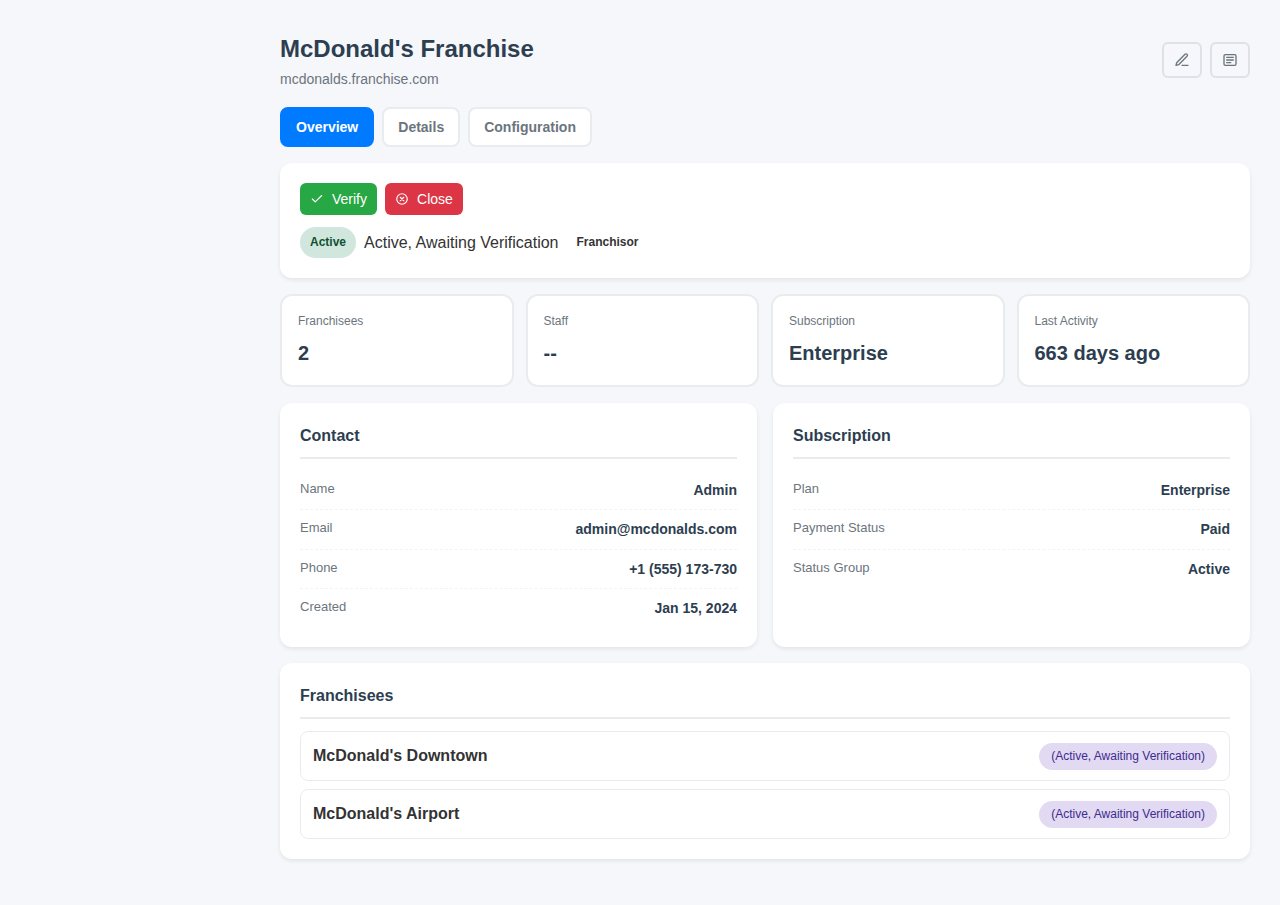
<file: tenant_details.html>
<!DOCTYPE html>
<html lang="en">
<head>
    <meta charset="UTF-8">
    <meta name="viewport" content="width=device-width, initial-scale=1.0">
    <title>Tenant Details - Super Admin</title>
    <link rel="stylesheet" href="assets/css/tenant-management-styles.css">
    <style>
        .details-container { max-width: 1100px; margin: 0 auto; }
        .summary-header { display:flex; justify-content:space-between; align-items:center; margin-bottom:16px; }
        .summary-title { font-size:24px; font-weight:700; color:#2c3e50; }
        .summary-sub { color:#6c757d; font-size:14px; }
        .tabs { display:flex; gap:8px; margin:16px 0; flex-wrap:wrap; }
        .tab { padding:10px 14px; border:2px solid #e9ecef; border-radius:8px; background:white; color:#6c757d; cursor:pointer; font-weight:600; font-size:14px; }
        .tab.active { background:#007bff; color:white; border-color:#007bff; }
        .metrics { display:grid; grid-template-columns: repeat(4, minmax(160px,1fr)); gap:12px; margin:16px 0; }
        .metric { background:white; border:2px solid #e9ecef; border-radius:12px; padding:16px; }
        .metric-label { color:#6c757d; font-size:12px; margin-bottom:6px; }
        .metric-value { font-size:20px; font-weight:700; color:#2c3e50; }
        .section { background:white; border-radius:12px; box-shadow: 0 2px 4px rgba(0,0,0,0.08); padding:20px; margin-bottom:16px; }
        .section-title { font-size:16px; font-weight:600; color:#2c3e50; margin-bottom:12px; padding-bottom:8px; border-bottom:2px solid #e9ecef; }
        .grid-2 { display:grid; grid-template-columns: 1fr 1fr; gap:16px; }
        .kv { display:flex; justify-content:space-between; gap:12px; padding:8px 0; border-bottom:1px dashed #f1f3f5; }
        .kv:last-child { border-bottom:none; }
        .kv-label { color:#6c757d; font-size:13px; }
        .kv-value { color:#2c3e50; font-weight:600; font-size:14px; }
        .actions { display:flex; gap:8px; flex-wrap:wrap; }
        .btn-icon { padding:8px 10px; }
        .pill { display:inline-block; padding:6px 10px; border-radius:999px; font-size:12px; font-weight:600; }
        .row-list { display:flex; flex-direction:column; gap:8px; }
        .franchisee-item { border:1px solid #e9ecef; border-radius:8px; padding:10px 12px; display:flex; justify-content:space-between; align-items:center; }
        .form-grid { display:grid; grid-template-columns: 1fr 1fr; gap:16px; }
        .form-grid.single { grid-template-columns: 1fr; }
        .form-group { display:flex; flex-direction:column; gap:6px; }
        .form-label { font-weight:500; color:#495057; font-size:14px; }
        .form-input, .form-select, .form-textarea { padding:12px 16px; border:1px solid #dee2e6; border-radius:6px; font-size:14px; background:#f8f9fa; }
        .form-input:focus, .form-select:focus, .form-textarea:focus { outline:none; border-color:#007bff; background:white; box-shadow:0 0 0 3px rgba(0,123,255,0.1); }
        .hidden { display:none; }
        @media (max-width:768px){ .grid-2{ grid-template-columns: 1fr; } .metrics{ grid-template-columns: repeat(2,1fr);} }
    </style>
</head>
<body>
    <div class="main-content">
        <div class="details-container">
            <div class="summary-header">
                <div>
                    <div class="summary-title" id="tenantName">Tenant</div>
                    <div class="summary-sub" id="tenantDomain"></div>
                </div>
                <div class="actions">
                    <a class="btn btn-outline btn-icon" id="btnEdit" title="Edit">
                        <svg width="16" height="16" viewBox="0 0 24 24" fill="none" xmlns="http://www.w3.org/2000/svg"><path d="M12 20h9" stroke="#6c757d" stroke-width="2" stroke-linecap="round"/><path d="M16.5 3.5a2.12 2.12 0 0 1 3 3L7 19l-4 1 1-4 12.5-12.5z" stroke="#6c757d" stroke-width="2" stroke-linejoin="round"/></svg>
                    </a>
                    <button class="btn btn-outline btn-icon" id="btnAudit" title="Audit Log">
                        <svg width="16" height="16" viewBox="0 0 24 24" fill="none" xmlns="http://www.w3.org/2000/svg"><rect x="3" y="4" width="18" height="16" rx="2" ry="2" stroke="#6c757d" stroke-width="2"/><path d="M7 8h10M7 12h10M7 16h6" stroke="#6c757d" stroke-width="2" stroke-linecap="round"/></svg>
                    </button>
                </div>
            </div>

            <div class="tabs">
                <button class="tab active" id="tabOverviewBtn">Overview</button>
                <button class="tab" id="tabDetailsBtn">Details</button>
                <button class="tab" id="tabConfigBtn">Configuration</button>
            </div>

            <div class="section" id="tabOverview">
                <div class="actions" id="lifecycleActions"></div>
                <div style="margin-top:12px; display:flex; align-items:center; gap:8px;">
                    <span id="statusGroup" class="pill">Active</span>
                    <span class="${getStatusBadge ? '' : ''}" id="statusText"></span>
                    <span id="typePill" class="pill">Type</span>
                </div>
            </div>

            <div class="metrics" id="metrics">
                <div class="metric"><div class="metric-label">Franchisees</div><div class="metric-value" id="metricFranchisees">--</div></div>
                <div class="metric"><div class="metric-label">Staff</div><div class="metric-value" id="metricStaff">--</div></div>
                <div class="metric"><div class="metric-label">Subscription</div><div class="metric-value" id="metricPlan">--</div></div>
                <div class="metric"><div class="metric-label">Last Activity</div><div class="metric-value" id="metricActivity">--</div></div>
            </div>

            <div class="grid-2" id="overviewBlocks">
                <div class="section">
                    <div class="section-title">Contact</div>
                    <div class="kv"><div class="kv-label">Name</div><div class="kv-value" id="contactName">—</div></div>
                    <div class="kv"><div class="kv-label">Email</div><div class="kv-value" id="contactEmail">—</div></div>
                    <div class="kv"><div class="kv-label">Phone</div><div class="kv-value" id="contactPhone">—</div></div>
                    <div class="kv"><div class="kv-label">Created</div><div class="kv-value" id="createdAt">—</div></div>
                </div>
                <div class="section">
                    <div class="section-title">Subscription</div>
                    <div class="kv"><div class="kv-label">Plan</div><div class="kv-value" id="planName">—</div></div>
                    <div class="kv"><div class="kv-label">Payment Status</div><div class="kv-value" id="paymentStatus">—</div></div>
                    <div class="kv"><div class="kv-label">Status Group</div><div class="kv-value" id="statusGroupText">—</div></div>
                </div>
            </div>

            <div class="section" id="franchiseesSection" style="display:none;">
                <div class="section-title">Franchisees</div>
                <div class="row-list" id="franchiseeList"></div>
            </div>

            <!-- Details Tab -->
            <div class="section hidden" id="tabDetails">
                <div class="section-title">Edit Details</div>
                <div class="form-grid">
                    <div class="form-group">
                        <label class="form-label">Brand Name</label>
                        <input class="form-input" id="d_brandName" placeholder="Brand name">
                    </div>
                    <div class="form-group">
                        <label class="form-label">Subdomain</label>
                        <input class="form-input" id="d_subdomain" placeholder="subdomain">
                    </div>
                    <div class="form-group">
                        <label class="form-label">Contact Name</label>
                        <input class="form-input" id="d_contactName" placeholder="Contact name">
                    </div>
                    <div class="form-group">
                        <label class="form-label">Email</label>
                        <input class="form-input" id="d_email" placeholder="email@domain.com">
                    </div>
                    <div class="form-group">
                        <label class="form-label">Phone</label>
                        <input class="form-input" id="d_phone" placeholder="+1 (555) 123-4567">
                    </div>
                    <div class="form-group">
                        <label class="form-label">Plan</label>
                        <select class="form-select" id="d_plan">
                            <option value="basic">Basic</option>
                            <option value="professional">Professional</option>
                            <option value="enterprise">Enterprise</option>
                        </select>
                    </div>
                </div>
                <div style="margin-top:12px; display:flex; gap:8px; justify-content:flex-end;">
                    <button class="btn btn-secondary" id="d_reset">Reset</button>
                    <button class="btn btn-primary" id="d_save">Save Changes</button>
                </div>
            </div>

            <!-- Configuration Tab -->
            <div class="section hidden" id="tabConfig">
                <div class="section-title">Configuration</div>
                <div class="form-grid">
                    <div class="form-group">
                        <label class="form-label">Timezone</label>
                        <select class="form-select" id="c_timezone">
                            <option value="UTC-8">UTC-8 (Pacific)</option>
                            <option value="UTC-5">UTC-5 (Eastern)</option>
                            <option value="UTC+0">UTC+0 (GMT)</option>
                            <option value="UTC+8">UTC+8 (China)</option>
                        </select>
                    </div>
                    <div class="form-group">
                        <label class="form-label">Language</label>
                        <select class="form-select" id="c_language">
                            <option value="en">English</option>
                            <option value="es">Spanish</option>
                            <option value="fr">French</option>
                        </select>
                    </div>
                    <div class="form-group">
                        <label class="form-label">Currency</label>
                        <select class="form-select" id="c_currency">
                            <option value="USD">USD</option>
                            <option value="EUR">EUR</option>
                            <option value="GBP">GBP</option>
                        </select>
                    </div>
                </div>
                <div style="margin-top:12px; display:flex; gap:8px; justify-content:flex-end;">
                    <button class="btn btn-secondary" id="c_reset">Reset</button>
                    <button class="btn btn-primary" id="c_save">Save Configuration</button>
                </div>
            </div>
        </div>
    </div>

    <!-- Minimal Audit Modal -->
    <div id="auditLogModal" class="modal" style="display:none;">
        <div class="modal-content">
            <div class="modal-header">
                <h2 class="modal-title">Audit Log</h2>
                <button class="modal-close" id="auditLogModalClose">&times;</button>
            </div>
            <div class="modal-body" id="auditLogContent"></div>
        </div>
    </div>

    <script src="assets/js/tenant-data.js"></script>
    <script src="assets/js/tenant-utils.js"></script>
    <script src="assets/js/tenant-lifecycle.js"></script>
    <script src="assets/js/modal-manager.js"></script>
    <script>
        function getParam(name){ const p=new URLSearchParams(location.search); return p.get(name); }
        function filterAndRender(){ render(); }
        function render(){
            const id = parseInt(getParam('tenantId') || getParam('id') || '0');
            const t = tenants.find(x => x.id === id) || tenants[0];
            if(!t){ document.querySelector('.details-container').innerHTML = '<div class="section">Tenant not found</div>'; return; }

            const isFranchisor = Array.isArray(t.franchisees) && t.franchisees.length>0;
            const statusGroup = (typeof getStatusGroup === 'function') ? getStatusGroup(t.status) : (t.status==='verified'||t.status==='awaiting'?'Active':'Inactive');
            const grouped = (typeof getGroupedStatusText==='function') ? getGroupedStatusText(t.status) : `${statusGroup}, ${t.status}`;
            const derived = (typeof deriveContactInfo === 'function') ? deriveContactInfo(t) : {name:'—',email:t.contact||'—',phone:'—'};

            document.getElementById('tenantName').textContent = t.name;
            document.getElementById('tenantDomain').textContent = `${t.subdomain}.franchise.com`;
            document.getElementById('statusGroup').className = 'pill ' + (statusGroup==='Active'?'badge verified':'badge suspended');
            document.getElementById('statusGroup').textContent = statusGroup;
            document.getElementById('statusText').textContent = grouped.replace(/^\(|\)$/g,'');
            const typePill = document.getElementById('typePill');
            typePill.textContent = isFranchisor ? 'Franchisor' : 'Single Store';
            typePill.className = 'pill ' + (isFranchisor ? 'type-franchisor' : 'type-single');

            document.getElementById('metricFranchisees').textContent = isFranchisor ? t.franchisees.length : '--';
            document.getElementById('metricStaff').textContent = t.staffTotal || (isFranchisor ? '--' : 0);
            document.getElementById('metricPlan').textContent = (t.plan||'').charAt(0).toUpperCase()+(t.plan||'').slice(1);
            const rel = (typeof formatRelative==='function') ? formatRelative(t.lastActivity) : t.lastActivity;
            document.getElementById('metricActivity').textContent = rel || '—';

            document.getElementById('contactName').textContent = derived.name || '—';
            document.getElementById('contactEmail').textContent = derived.email || '—';
            document.getElementById('contactPhone').textContent = derived.phone || '—';
            document.getElementById('createdAt').textContent = (typeof formatDate==='function') ? formatDate(t.created) : t.created;
            document.getElementById('planName').textContent = document.getElementById('metricPlan').textContent;
            document.getElementById('paymentStatus').textContent = (t.paymentStatus||'').charAt(0).toUpperCase()+(t.paymentStatus||'').slice(1);
            document.getElementById('statusGroupText').textContent = statusGroup;

            // Franchisees
            const frSection = document.getElementById('franchiseesSection');
            const frList = document.getElementById('franchiseeList');
            frList.innerHTML = '';
            frSection.style.display = isFranchisor ? 'block' : 'none';
            if(isFranchisor){
                t.franchisees.forEach(f => {
                    const div = document.createElement('div');
                    div.className = 'franchisee-item';
                    div.innerHTML = `<div><strong>${f.name}</strong></div><div><span class="${getStatusBadge(f.status)}">${getGroupedStatusText(f.status)}</span></div>`;
                    frList.appendChild(div);
                });
            }

            // Actions visibility
            const actions = document.getElementById('lifecycleActions');
            actions.innerHTML = '';
            const makeBtn = (cls, title, html, fn) => { const b=document.createElement('button'); b.className='btn '+cls+' btn-icon'; b.title=title; b.innerHTML=html; b.addEventListener('click', fn); return b; };
            if(t.status==='awaiting'){
                actions.appendChild(makeBtn('btn-success','Verify', '<svg width="14" height="14" viewBox="0 0 24 24" fill="none" xmlns="http://www.w3.org/2000/svg"><path d="M20 6L9 17l-5-5" stroke="#ffffff" stroke-width="2" stroke-linecap="round" stroke-linejoin="round"/></svg> Verify', ()=>verifyTenant(t.id)));
            }
            if(t.status==='verified'){
                actions.appendChild(makeBtn('btn-warning','Suspend', '<svg width="14" height="14" viewBox="0 0 24 24" fill="none" xmlns="http://www.w3.org/2000/svg"><path d="M10 4h2v16h-2zM14 4h2v16h-2z" fill="#212529"/></svg> Suspend', ()=>suspendTenant(t.id)));
            }
            if(t.status==='suspended'){
                actions.appendChild(makeBtn('btn-success','Restore', '<svg width="14" height="14" viewBox="0 0 24 24" fill="none" xmlns="http://www.w3.org/2000/svg"><path d="M21 12a9 9 0 1 1-2.64-6.36" stroke="#ffffff" stroke-width="2" stroke-linecap="round"/><path d="M21 3v6h-6" stroke="#ffffff" stroke-width="2" stroke-linecap="round" stroke-linejoin="round"/></svg> Restore', ()=>restoreTenant(t.id)));
            }
            if(t.status!=='closed'){
                actions.appendChild(makeBtn('btn-danger','Close', '<svg width="14" height="14" viewBox="0 0 24 24" fill="none" xmlns="http://www.w3.org/2000/svg"><circle cx="12" cy="12" r="9" stroke="#ffffff" stroke-width="2"/><path d="M15 9l-6 6M9 9l6 6" stroke="#ffffff" stroke-width="2" stroke-linecap="round"/></svg> Close', ()=>closeTenant(t.id)));
            }

            // Edit/Audit
            document.getElementById('btnEdit').href = `tenant_edit.html?tenantId=${t.id}`;
            document.getElementById('btnAudit').onclick = () => { if(typeof showAuditLogModal==='function') showAuditLogModal(t.id); };

            // Populate Details tab
            document.getElementById('d_brandName').value = t.name || '';
            document.getElementById('d_subdomain').value = t.subdomain || '';
            document.getElementById('d_contactName').value = derived.name || '';
            document.getElementById('d_email').value = derived.email || '';
            document.getElementById('d_phone').value = derived.phone || '';
            const planSel = document.getElementById('d_plan');
            if (planSel) planSel.value = (t.plan||'').toLowerCase();

            // Populate Config tab (mock defaults)
            document.getElementById('c_timezone').value = 'UTC-8';
            document.getElementById('c_language').value = 'en';
            document.getElementById('c_currency').value = 'USD';
        }

        function switchTab(which){
            ['tabOverview','tabDetails','tabConfig'].forEach(id=>{
                const el=document.getElementById(id);
                if(!el) return;
                el.classList.toggle('hidden', id!==which);
            });
            ['tabOverviewBtn','tabDetailsBtn','tabConfigBtn'].forEach(id=>{
                const b=document.getElementById(id);
                if(!b) return;
                b.classList.toggle('active', id.toLowerCase().includes(which.replace('tab','').toLowerCase()));
            });
        }

        function bindTabs(){
            const o=document.getElementById('tabOverviewBtn');
            const d=document.getElementById('tabDetailsBtn');
            const c=document.getElementById('tabConfigBtn');
            if(o) o.addEventListener('click', ()=>switchTab('tabOverview'));
            if(d) d.addEventListener('click', ()=>switchTab('tabDetails'));
            if(c) c.addEventListener('click', ()=>switchTab('tabConfig'));
            switchTab('tabOverview');
        }

        if(document.readyState==='loading'){
            document.addEventListener('DOMContentLoaded', ()=>{ render(); bindTabs(); });
        } else { render(); bindTabs(); }
    </script>
</body>
</html>
</file>
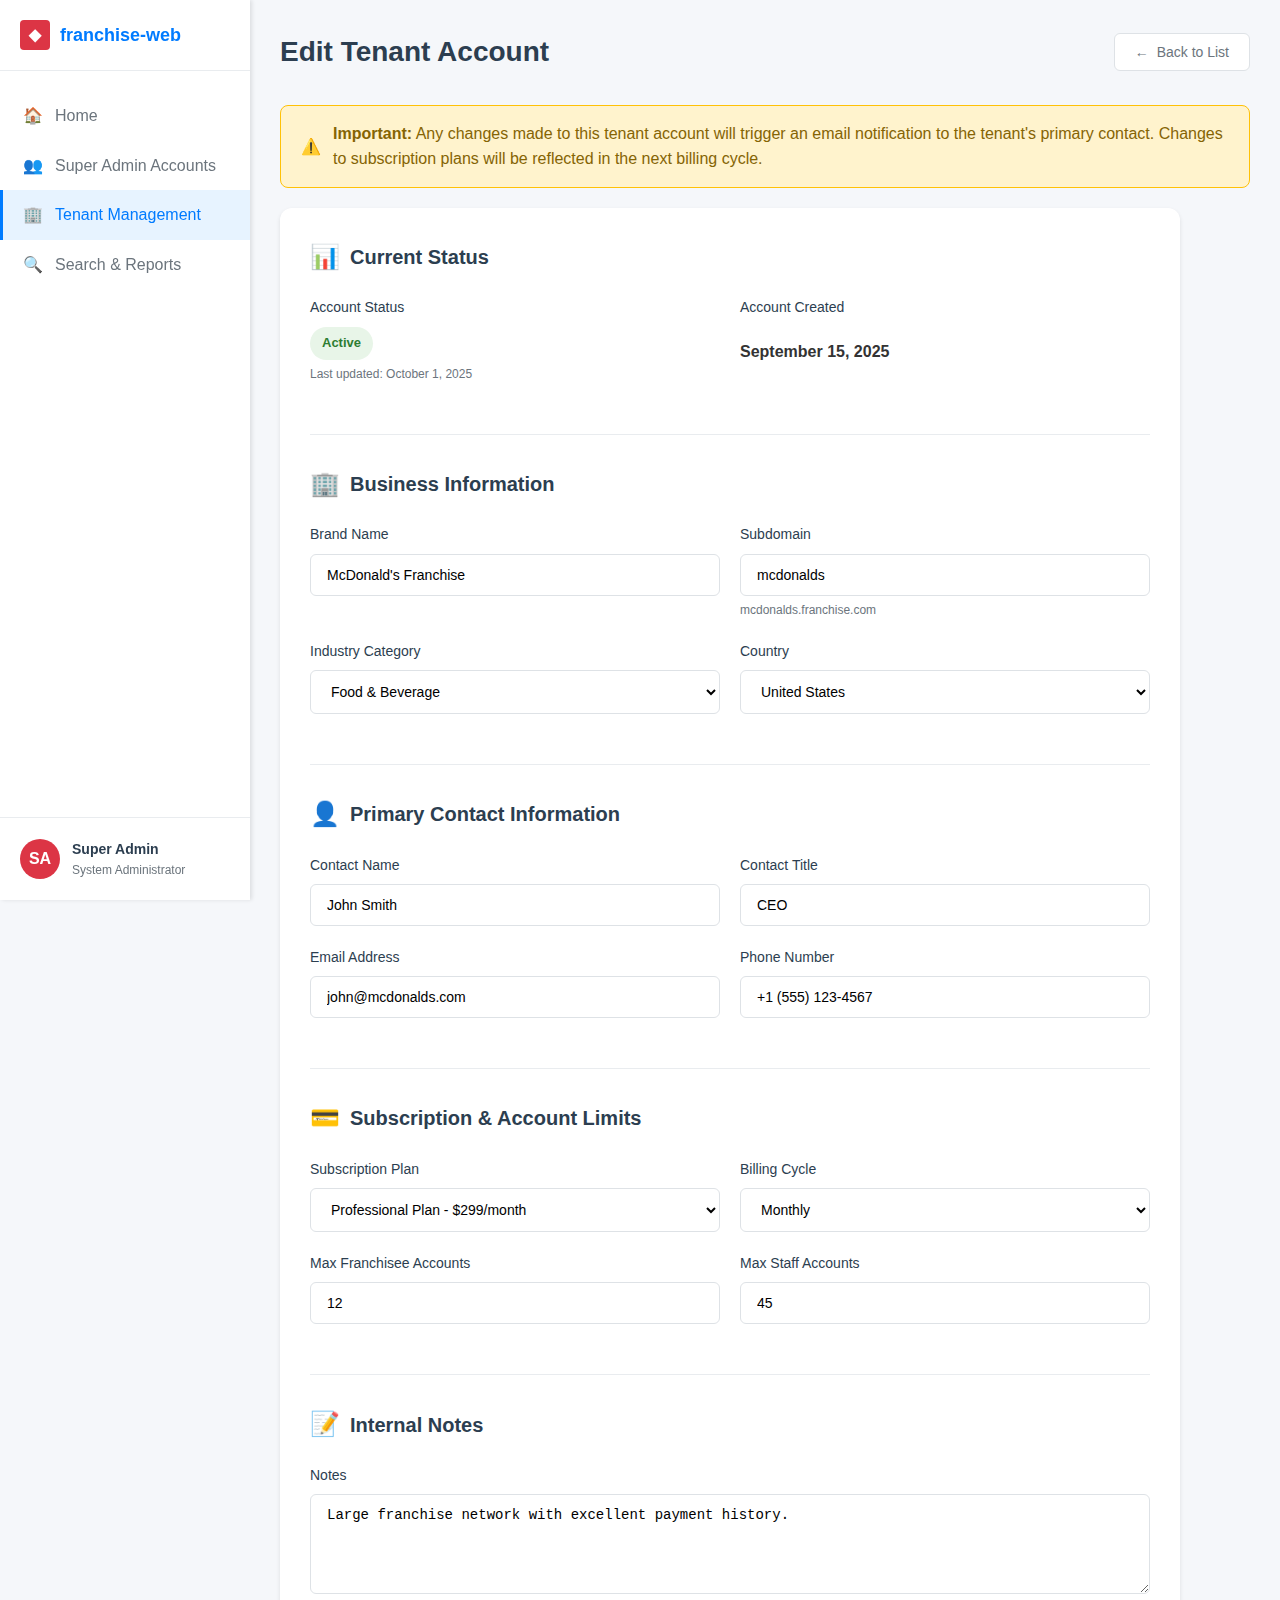
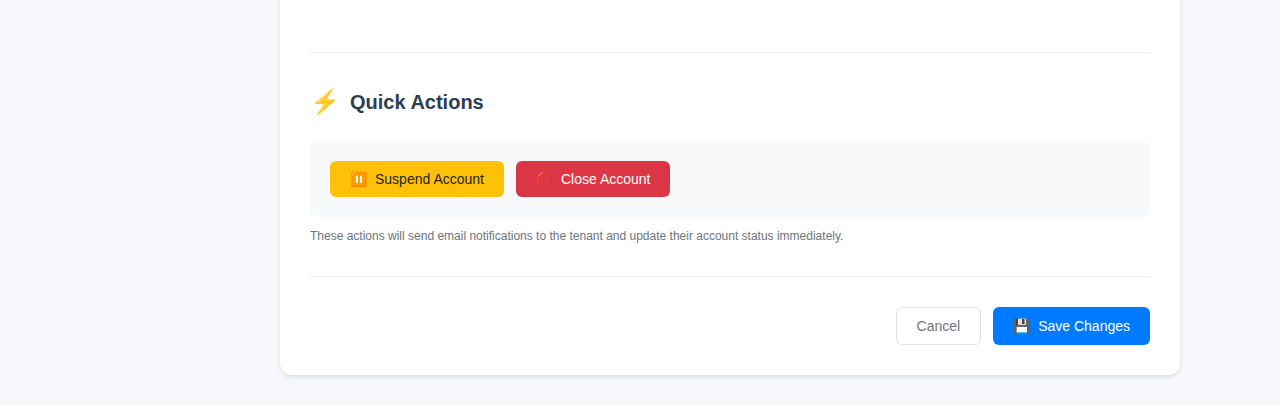
<file: tenant_edit.html>
<!DOCTYPE html>
<html lang="en">
<head>
    <meta charset="UTF-8">
    <meta name="viewport" content="width=device-width, initial-scale=1.0">
    <title>Edit Tenant - Franchise Management</title>
    <style>
        * {
            margin: 0;
            padding: 0;
            box-sizing: border-box;
        }

        body {
            font-family: 'Segoe UI', Tahoma, Geneva, Verdana, sans-serif;
            background-color: #f5f7fa;
            color: #333;
            line-height: 1.6;
            display: flex;
            min-height: 100vh;
        }

        .sidebar {
            width: 250px;
            background: white;
            box-shadow: 2px 0 4px rgba(0,0,0,0.1);
            display: flex;
            flex-direction: column;
            position: fixed;
            height: 100vh;
            z-index: 1000;
        }

        .logo {
            padding: 20px;
            border-bottom: 1px solid #e9ecef;
            display: flex;
            align-items: center;
            gap: 10px;
        }

        .logo-icon {
            width: 30px;
            height: 30px;
            background: #dc3545;
            border-radius: 4px;
            display: flex;
            align-items: center;
            justify-content: center;
            color: white;
            font-weight: bold;
        }

        .logo-text {
            font-size: 18px;
            font-weight: 600;
            color: #007bff;
        }

        .nav-menu {
            flex: 1;
            padding: 20px 0;
        }

        .nav-item {
            display: flex;
            align-items: center;
            gap: 12px;
            padding: 12px 20px;
            color: #6c757d;
            text-decoration: none;
            transition: all 0.3s ease;
            border-left: 3px solid transparent;
        }

        .nav-item:hover {
            background: #f8f9fa;
            color: #007bff;
        }

        .nav-item.active {
            background: #e7f3ff;
            color: #007bff;
            border-left-color: #007bff;
        }

        .nav-icon {
            width: 20px;
            height: 20px;
            display: flex;
            align-items: center;
            justify-content: center;
        }

        .user-profile {
            padding: 20px;
            border-top: 1px solid #e9ecef;
            display: flex;
            align-items: center;
            gap: 12px;
        }

        .user-avatar {
            width: 40px;
            height: 40px;
            background: #dc3545;
            border-radius: 50%;
            display: flex;
            align-items: center;
            justify-content: center;
            color: white;
            font-weight: 600;
        }

        .user-info {
            flex: 1;
        }

        .user-name {
            font-weight: 600;
            color: #2c3e50;
            font-size: 14px;
        }

        .user-role {
            font-size: 12px;
            color: #6c757d;
        }

        .main-content {
            flex: 1;
            margin-left: 250px;
            padding: 30px;
        }

        .page-header {
            display: flex;
            justify-content: space-between;
            align-items: center;
            margin-bottom: 30px;
        }

        .page-title {
            font-size: 28px;
            font-weight: 600;
            color: #2c3e50;
        }

        .header-actions {
            display: flex;
            gap: 12px;
        }

        .btn {
            padding: 10px 20px;
            border: none;
            border-radius: 6px;
            cursor: pointer;
            font-size: 14px;
            font-weight: 500;
            transition: all 0.3s ease;
            display: inline-flex;
            align-items: center;
            gap: 8px;
            text-decoration: none;
        }

        .btn-primary {
            background: #007bff;
            color: white;
        }

        .btn-primary:hover {
            background: #0056b3;
        }

        .btn-secondary {
            background: white;
            color: #6c757d;
            border: 1px solid #dee2e6;
        }

        .btn-secondary:hover {
            background: #f8f9fa;
            border-color: #adb5bd;
        }

        .btn-warning {
            background: #ffc107;
            color: #212529;
        }

        .btn-warning:hover {
            background: #e0a800;
        }

        .btn-danger {
            background: #dc3545;
            color: white;
        }

        .btn-danger:hover {
            background: #c82333;
        }

        .form-container {
            background: white;
            border-radius: 12px;
            padding: 30px;
            box-shadow: 0 2px 4px rgba(0,0,0,0.1);
            max-width: 900px;
        }

        .form-section {
            margin-bottom: 30px;
            padding-bottom: 30px;
            border-bottom: 1px solid #e9ecef;
        }

        .form-section:last-child {
            border-bottom: none;
            margin-bottom: 0;
            padding-bottom: 0;
        }

        .section-title {
            font-size: 20px;
            font-weight: 600;
            color: #2c3e50;
            margin-bottom: 20px;
            display: flex;
            align-items: center;
            gap: 10px;
        }

        .section-icon {
            font-size: 24px;
        }

        .form-row {
            display: grid;
            grid-template-columns: repeat(2, 1fr);
            gap: 20px;
            margin-bottom: 20px;
        }

        .form-row.single {
            grid-template-columns: 1fr;
        }

        .form-group {
            margin-bottom: 0;
        }

        .form-label {
            display: block;
            margin-bottom: 8px;
            font-weight: 500;
            color: #2c3e50;
            font-size: 14px;
        }

        .form-input {
            width: 100%;
            padding: 12px 16px;
            border: 1px solid #dee2e6;
            border-radius: 6px;
            font-size: 14px;
            transition: border-color 0.3s ease;
        }

        .form-input:focus {
            outline: none;
            border-color: #007bff;
            box-shadow: 0 0 0 3px rgba(0,123,255,0.1);
        }

        .form-select {
            width: 100%;
            padding: 12px 16px;
            border: 1px solid #dee2e6;
            border-radius: 6px;
            font-size: 14px;
            background: white;
            cursor: pointer;
        }

        .form-textarea {
            width: 100%;
            padding: 12px 16px;
            border: 1px solid #dee2e6;
            border-radius: 6px;
            font-size: 14px;
            resize: vertical;
            min-height: 100px;
        }

        .form-actions {
            display: flex;
            gap: 12px;
            justify-content: flex-end;
            margin-top: 30px;
        }

        .alert {
            padding: 15px 20px;
            border-radius: 8px;
            margin-bottom: 20px;
            display: flex;
            align-items: center;
            gap: 12px;
        }

        .alert-warning {
            background: #fff3cd;
            border: 1px solid #ffc107;
            color: #856404;
        }

        .status-badge {
            display: inline-block;
            padding: 6px 12px;
            border-radius: 20px;
            font-size: 13px;
            font-weight: 600;
        }

        .status-active {
            background: #e8f5e8;
            color: #2e7d32;
        }

        .status-inactive {
            background: #ffebee;
            color: #c62828;
        }

        .status-suspended {
            background: #fff3e0;
            color: #f57c00;
        }

        .action-buttons {
            display: flex;
            gap: 12px;
            padding: 20px;
            background: #f8f9fa;
            border-radius: 8px;
            margin-top: 20px;
        }

        @media (max-width: 768px) {
            .sidebar {
                width: 200px;
            }

            .main-content {
                margin-left: 200px;
                padding: 20px;
            }

            .form-row {
                grid-template-columns: 1fr;
            }
        }

        @media (max-width: 576px) {
            .sidebar {
                transform: translateX(-100%);
                transition: transform 0.3s ease;
            }

            .sidebar.open {
                transform: translateX(0);
            }

            .main-content {
                margin-left: 0;
            }

            .page-header {
                flex-direction: column;
                gap: 15px;
                align-items: stretch;
            }

            .form-actions,
            .action-buttons {
                flex-direction: column;
            }
        }
    </style>
</head>
<body>
    <div class="sidebar">
        <div class="logo">
            <div class="logo-icon">◆</div>
            <div class="logo-text">franchise-web</div>
        </div>
        
        <nav class="nav-menu">
            <a href="super_admin_home.html" class="nav-item">
                <div class="nav-icon">🏠</div>
                <span>Home</span>
            </a>
            <a href="super_admin_accounts.html" class="nav-item">
                <div class="nav-icon">👥</div>
                <span>Super Admin Accounts</span>
            </a>
            <a href="../index.html" class="nav-item active">
                <div class="nav-icon">🏢</div>
                <span>Tenant Management</span>
            </a>
            <a href="tenant_search.html" class="nav-item">
                <div class="nav-icon">🔍</div>
                <span>Search & Reports</span>
            </a>
        </nav>
        
        <div class="user-profile">
            <div class="user-avatar">SA</div>
            <div class="user-info">
                <div class="user-name">Super Admin</div>
                <div class="user-role">System Administrator</div>
            </div>
        </div>
    </div>

    <div class="main-content">
        <div class="page-header">
            <h1 class="page-title">Edit Tenant Account</h1>
            <div class="header-actions">
                <button class="btn btn-secondary" onclick="window.location.href='../index.html'">
                    <span>←</span> Back to List
                </button>
            </div>
        </div>

        <div class="alert alert-warning">
            <span>⚠️</span>
            <div>
                <strong>Important:</strong> Any changes made to this tenant account will trigger an email notification to the tenant's primary contact. Changes to subscription plans will be reflected in the next billing cycle.
            </div>
        </div>

        <form id="editTenantForm" class="form-container" onsubmit="return handleSubmit(event)">
            <!-- Current Status Section -->
            <div class="form-section">
                <div class="section-title">
                    <span class="section-icon">📊</span>
                    Current Status
                </div>
                <div class="form-row">
                    <div class="form-group">
                        <label class="form-label">Account Status</label>
                        <div>
                            <span class="status-badge status-active" id="currentStatus">Active</span>
                        </div>
                        <p style="font-size: 12px; color: #6c757d; margin-top: 5px;">
                            Last updated: <span id="lastUpdated">October 1, 2025</span>
                        </p>
                    </div>
                    <div class="form-group">
                        <label class="form-label">Account Created</label>
                        <div style="padding: 12px 0;">
                            <span style="font-weight: 600;" id="createdDate">September 15, 2025</span>
                        </div>
                    </div>
                </div>
            </div>

            <!-- Business Information Section -->
            <div class="form-section">
                <div class="section-title">
                    <span class="section-icon">🏢</span>
                    Business Information
                </div>
                <div class="form-row">
                    <div class="form-group">
                        <label class="form-label">Brand Name</label>
                        <input type="text" class="form-input" id="brandName" value="McDonald's Franchise" required>
                    </div>
                    <div class="form-group">
                        <label class="form-label">Subdomain</label>
                        <input type="text" class="form-input" id="subdomain" value="mcdonalds" required>
                        <p style="font-size: 12px; color: #6c757d; margin-top: 5px;">
                            mcdonalds.franchise.com
                        </p>
                    </div>
                </div>
                <div class="form-row">
                    <div class="form-group">
                        <label class="form-label">Industry Category</label>
                        <select class="form-select" id="industry">
                            <option value="Food & Beverage" selected>Food & Beverage</option>
                            <option value="Retail">Retail</option>
                            <option value="Fitness & Wellness">Fitness & Wellness</option>
                            <option value="Education">Education</option>
                            <option value="Automotive">Automotive</option>
                            <option value="Beauty & Salon">Beauty & Salon</option>
                            <option value="Other">Other</option>
                        </select>
                    </div>
                    <div class="form-group">
                        <label class="form-label">Country</label>
                        <select class="form-select" id="country">
                            <option value="USA" selected>United States</option>
                            <option value="Canada">Canada</option>
                            <option value="UK">United Kingdom</option>
                            <option value="Australia">Australia</option>
                            <option value="Other">Other</option>
                        </select>
                    </div>
                </div>
            </div>

            <!-- Contact Information Section -->
            <div class="form-section">
                <div class="section-title">
                    <span class="section-icon">👤</span>
                    Primary Contact Information
                </div>
                <div class="form-row">
                    <div class="form-group">
                        <label class="form-label">Contact Name</label>
                        <input type="text" class="form-input" id="contactName" value="John Smith" required>
                    </div>
                    <div class="form-group">
                        <label class="form-label">Contact Title</label>
                        <input type="text" class="form-input" id="contactTitle" value="CEO" required>
                    </div>
                </div>
                <div class="form-row">
                    <div class="form-group">
                        <label class="form-label">Email Address</label>
                        <input type="email" class="form-input" id="contactEmail" value="john@mcdonalds.com" required>
                    </div>
                    <div class="form-group">
                        <label class="form-label">Phone Number</label>
                        <input type="tel" class="form-input" id="contactPhone" value="+1 (555) 123-4567" required>
                    </div>
                </div>
            </div>

            <!-- Subscription & Limits Section -->
            <div class="form-section">
                <div class="section-title">
                    <span class="section-icon">💳</span>
                    Subscription & Account Limits
                </div>
                <div class="form-row">
                    <div class="form-group">
                        <label class="form-label">Subscription Plan</label>
                        <select class="form-select" id="planType">
                            <option value="Starter">Starter Plan - $99/month</option>
                            <option value="Professional" selected>Professional Plan - $299/month</option>
                            <option value="Enterprise">Enterprise Plan - $599/month</option>
                        </select>
                    </div>
                    <div class="form-group">
                        <label class="form-label">Billing Cycle</label>
                        <select class="form-select" id="billingCycle">
                            <option value="Monthly" selected>Monthly</option>
                            <option value="Annual">Annual (20% discount)</option>
                        </select>
                    </div>
                </div>
                <div class="form-row">
                    <div class="form-group">
                        <label class="form-label">Max Franchisee Accounts</label>
                        <input type="number" class="form-input" id="maxFranchisees" value="12" min="1">
                    </div>
                    <div class="form-group">
                        <label class="form-label">Max Staff Accounts</label>
                        <input type="number" class="form-input" id="maxStaff" value="45" min="1">
                    </div>
                </div>
            </div>

            <!-- Notes Section -->
            <div class="form-section">
                <div class="section-title">
                    <span class="section-icon">📝</span>
                    Internal Notes
                </div>
                <div class="form-row single">
                    <div class="form-group">
                        <label class="form-label">Notes</label>
                        <textarea class="form-textarea" id="notes" placeholder="Internal notes about this tenant...">Large franchise network with excellent payment history.</textarea>
                    </div>
                </div>
            </div>

            <!-- Quick Actions Section -->
            <div class="form-section">
                <div class="section-title">
                    <span class="section-icon">⚡</span>
                    Quick Actions
                </div>
                <div class="action-buttons">
                    <button type="button" class="btn btn-warning" onclick="suspendTenant()">
                        <span>⏸️</span> Suspend Account
                    </button>
                    <button type="button" class="btn btn-danger" onclick="closeTenant()">
                        <span>🚫</span> Close Account
                    </button>
                </div>
                <p style="font-size: 12px; color: #6c757d; margin-top: 10px;">
                    These actions will send email notifications to the tenant and update their account status immediately.
                </p>
            </div>

            <div class="form-actions">
                <button type="button" class="btn btn-secondary" onclick="window.location.href='../index.html'">
                    Cancel
                </button>
                <button type="submit" class="btn btn-primary">
                    <span>💾</span> Save Changes
                </button>
            </div>
        </form>
    </div>

    <script>
        function handleSubmit(event) {
            event.preventDefault();
            
            const formData = {
                brandName: document.getElementById('brandName').value,
                subdomain: document.getElementById('subdomain').value,
                industry: document.getElementById('industry').value,
                country: document.getElementById('country').value,
                contactName: document.getElementById('contactName').value,
                contactTitle: document.getElementById('contactTitle').value,
                contactEmail: document.getElementById('contactEmail').value,
                contactPhone: document.getElementById('contactPhone').value,
                planType: document.getElementById('planType').value,
                billingCycle: document.getElementById('billingCycle').value,
                maxFranchisees: document.getElementById('maxFranchisees').value,
                maxStaff: document.getElementById('maxStaff').value,
                notes: document.getElementById('notes').value,
                lastUpdated: new Date().toISOString()
            };

            alert(`Tenant account updated successfully!\n\nEmail notification sent to: ${formData.contactEmail}\n\nChanges will take effect immediately.`);
            
            // In real app, this would save to database
            window.location.href = '../index.html';
            
            return false;
        }

        function suspendTenant() {
            if (confirm('Are you sure you want to suspend this tenant account?\n\nThis will:\n- Block all user access\n- Pause all services\n- Send suspension notification email\n\nYou can reactivate the account later.')) {
                window.location.href = 'tenant_suspend.html';
            }
        }

        function closeTenant() {
            if (confirm('Are you sure you want to CLOSE this tenant account?\n\nThis action is SEVERE and will:\n- Permanently disable the account\n- Cancel all subscriptions\n- Archive all data\n- Send closure notification email\n\nConsider suspending instead if temporary.')) {
                window.location.href = 'tenant_close.html';
            }
        }

        // Mobile sidebar toggle
        if (window.innerWidth <= 576) {
            const sidebar = document.querySelector('.sidebar');
            const toggleBtn = document.createElement('button');
            toggleBtn.innerHTML = '☰';
            toggleBtn.style.cssText = 'position: fixed; top: 20px; left: 20px; z-index: 1001; background: #007bff; color: white; border: none; padding: 10px; border-radius: 4px;';
            document.body.appendChild(toggleBtn);
            
            toggleBtn.addEventListener('click', () => {
                sidebar.classList.toggle('open');
            });
        }

        console.log('Edit Tenant page loaded');
    </script>
</body>
</html>
</file>
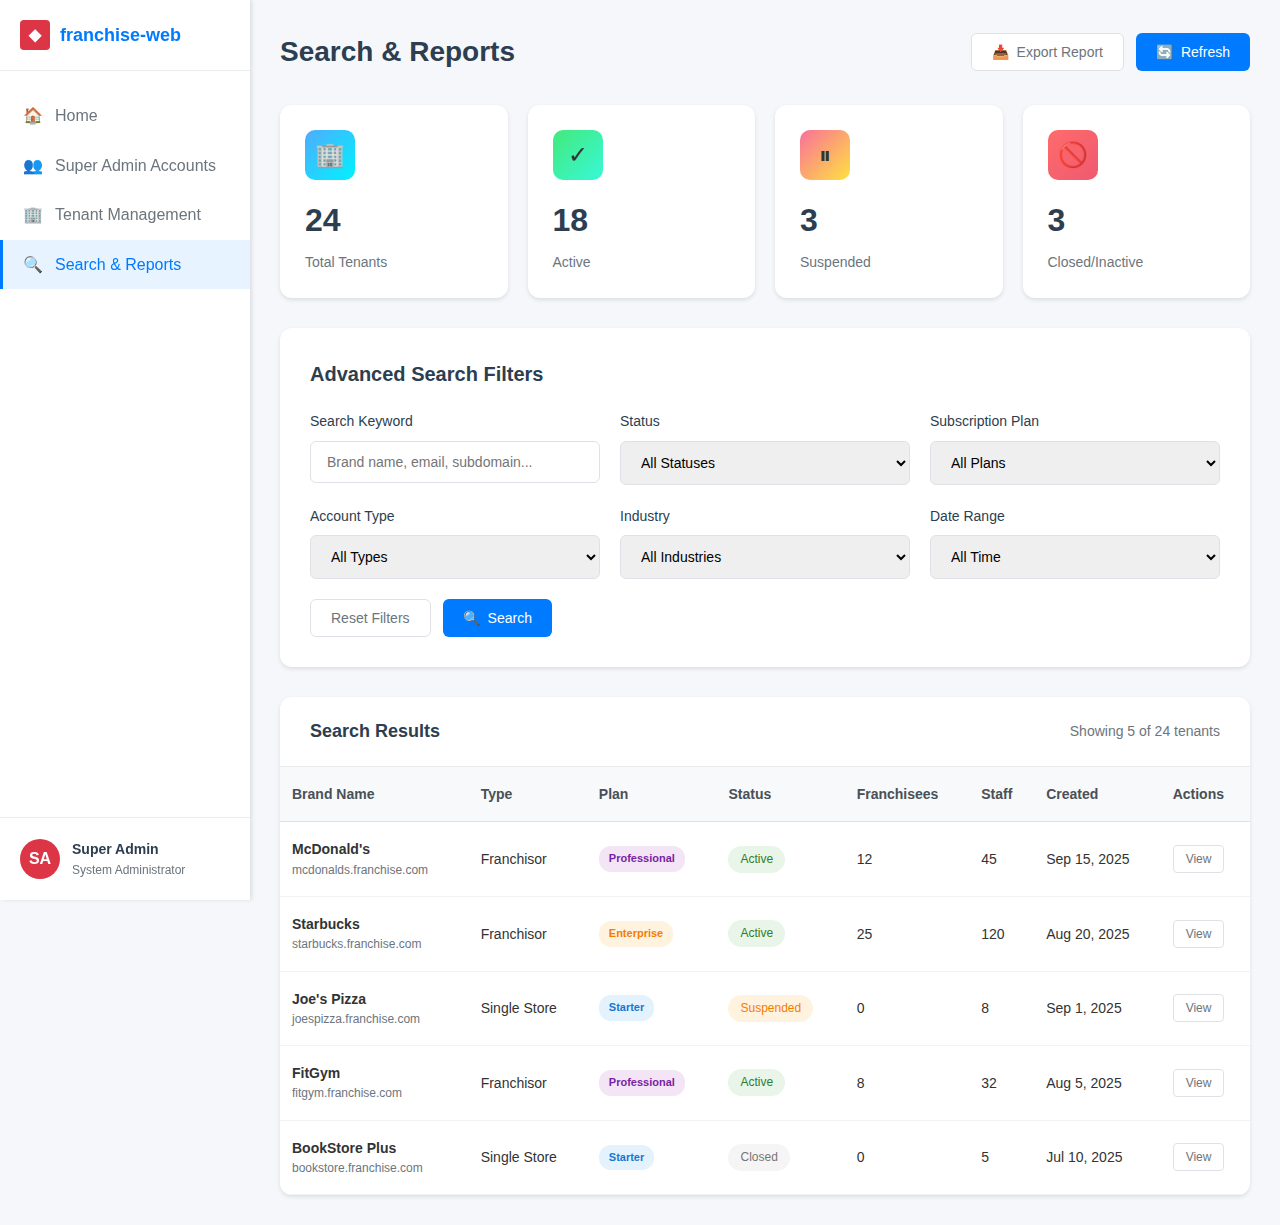
<file: tenant_search.html>
<!DOCTYPE html>
<html lang="en">
<head>
    <meta charset="UTF-8">
    <meta name="viewport" content="width=device-width, initial-scale=1.0">
    <title>Search & Reports - Franchise Management</title>
    <style>
        * {
            margin: 0;
            padding: 0;
            box-sizing: border-box;
        }

        body {
            font-family: 'Segoe UI', Tahoma, Geneva, Verdana, sans-serif;
            background-color: #f5f7fa;
            color: #333;
            line-height: 1.6;
            display: flex;
            min-height: 100vh;
        }

        .sidebar {
            width: 250px;
            background: white;
            box-shadow: 2px 0 4px rgba(0,0,0,0.1);
            display: flex;
            flex-direction: column;
            position: fixed;
            height: 100vh;
            z-index: 1000;
        }

        .logo {
            padding: 20px;
            border-bottom: 1px solid #e9ecef;
            display: flex;
            align-items: center;
            gap: 10px;
        }

        .logo-icon {
            width: 30px;
            height: 30px;
            background: #dc3545;
            border-radius: 4px;
            display: flex;
            align-items: center;
            justify-content: center;
            color: white;
            font-weight: bold;
        }

        .logo-text {
            font-size: 18px;
            font-weight: 600;
            color: #007bff;
        }

        .nav-menu {
            flex: 1;
            padding: 20px 0;
        }

        .nav-item {
            display: flex;
            align-items: center;
            gap: 12px;
            padding: 12px 20px;
            color: #6c757d;
            text-decoration: none;
            transition: all 0.3s ease;
            border-left: 3px solid transparent;
        }

        .nav-item:hover {
            background: #f8f9fa;
            color: #007bff;
        }

        .nav-item.active {
            background: #e7f3ff;
            color: #007bff;
            border-left-color: #007bff;
        }

        .nav-icon {
            width: 20px;
            height: 20px;
            display: flex;
            align-items: center;
            justify-content: center;
        }

        .user-profile {
            padding: 20px;
            border-top: 1px solid #e9ecef;
            display: flex;
            align-items: center;
            gap: 12px;
        }

        .user-avatar {
            width: 40px;
            height: 40px;
            background: #dc3545;
            border-radius: 50%;
            display: flex;
            align-items: center;
            justify-content: center;
            color: white;
            font-weight: 600;
        }

        .user-info {
            flex: 1;
        }

        .user-name {
            font-weight: 600;
            color: #2c3e50;
            font-size: 14px;
        }

        .user-role {
            font-size: 12px;
            color: #6c757d;
        }

        .main-content {
            flex: 1;
            margin-left: 250px;
            padding: 30px;
        }

        .page-header {
            display: flex;
            justify-content: space-between;
            align-items: center;
            margin-bottom: 30px;
        }

        .page-title {
            font-size: 28px;
            font-weight: 600;
            color: #2c3e50;
        }

        .header-actions {
            display: flex;
            gap: 12px;
        }

        .btn {
            padding: 10px 20px;
            border: none;
            border-radius: 6px;
            cursor: pointer;
            font-size: 14px;
            font-weight: 500;
            transition: all 0.3s ease;
            display: inline-flex;
            align-items: center;
            gap: 8px;
            text-decoration: none;
        }

        .btn-primary {
            background: #007bff;
            color: white;
        }

        .btn-primary:hover {
            background: #0056b3;
        }

        .btn-secondary {
            background: white;
            color: #6c757d;
            border: 1px solid #dee2e6;
        }

        .btn-secondary:hover {
            background: #f8f9fa;
            border-color: #adb5bd;
        }

        .search-container {
            background: white;
            padding: 30px;
            border-radius: 12px;
            box-shadow: 0 2px 4px rgba(0,0,0,0.1);
            margin-bottom: 30px;
        }

        .search-title {
            font-size: 20px;
            font-weight: 600;
            color: #2c3e50;
            margin-bottom: 20px;
        }

        .search-filters {
            display: grid;
            grid-template-columns: repeat(3, 1fr);
            gap: 20px;
            margin-bottom: 20px;
        }

        .filter-group {
            display: flex;
            flex-direction: column;
        }

        .filter-label {
            font-size: 14px;
            font-weight: 500;
            color: #2c3e50;
            margin-bottom: 8px;
        }

        .filter-input,
        .filter-select {
            padding: 12px 16px;
            border: 1px solid #dee2e6;
            border-radius: 6px;
            font-size: 14px;
        }

        .filter-input:focus,
        .filter-select:focus {
            outline: none;
            border-color: #007bff;
            box-shadow: 0 0 0 3px rgba(0,123,255,0.1);
        }

        .filter-actions {
            display: flex;
            gap: 12px;
        }

        .stats-grid {
            display: grid;
            grid-template-columns: repeat(4, 1fr);
            gap: 20px;
            margin-bottom: 30px;
        }

        .stat-card {
            background: white;
            border-radius: 12px;
            padding: 25px;
            box-shadow: 0 2px 4px rgba(0,0,0,0.1);
            transition: all 0.3s ease;
        }

        .stat-card:hover {
            transform: translateY(-3px);
            box-shadow: 0 4px 8px rgba(0,0,0,0.15);
        }

        .stat-icon {
            width: 50px;
            height: 50px;
            border-radius: 10px;
            display: flex;
            align-items: center;
            justify-content: center;
            font-size: 24px;
            margin-bottom: 15px;
        }

        .stat-icon.blue {
            background: linear-gradient(135deg, #4facfe 0%, #00f2fe 100%);
        }

        .stat-icon.green {
            background: linear-gradient(135deg, #43e97b 0%, #38f9d7 100%);
        }

        .stat-icon.yellow {
            background: linear-gradient(135deg, #fa709a 0%, #fee140 100%);
        }

        .stat-icon.red {
            background: linear-gradient(135deg, #ff6b6b 0%, #ee5a6f 100%);
        }

        .stat-number {
            font-size: 32px;
            font-weight: 700;
            color: #2c3e50;
            margin-bottom: 5px;
        }

        .stat-label {
            font-size: 14px;
            color: #6c757d;
        }

        .results-container {
            background: white;
            border-radius: 12px;
            box-shadow: 0 2px 4px rgba(0,0,0,0.1);
            overflow: hidden;
        }

        .results-header {
            padding: 20px 30px;
            border-bottom: 1px solid #e9ecef;
            display: flex;
            justify-content: space-between;
            align-items: center;
        }

        .results-title {
            font-size: 18px;
            font-weight: 600;
            color: #2c3e50;
        }

        .results-count {
            font-size: 14px;
            color: #6c757d;
        }

        .table {
            width: 100%;
            border-collapse: collapse;
        }

        .table th {
            background: #f8f9fa;
            padding: 16px 12px;
            text-align: left;
            font-weight: 600;
            color: #495057;
            border-bottom: 1px solid #dee2e6;
            font-size: 14px;
        }

        .table td {
            padding: 16px 12px;
            border-bottom: 1px solid #f1f3f4;
            font-size: 14px;
        }

        .table tbody tr:hover {
            background: #f8f9fa;
        }

        .status-badge {
            display: inline-block;
            padding: 4px 12px;
            border-radius: 20px;
            font-size: 12px;
            font-weight: 500;
        }

        .status-active {
            background: #e8f5e8;
            color: #2e7d32;
        }

        .status-inactive {
            background: #ffebee;
            color: #c62828;
        }

        .status-suspended {
            background: #fff3e0;
            color: #f57c00;
        }

        .status-closed {
            background: #f5f5f5;
            color: #757575;
        }

        .plan-badge {
            display: inline-block;
            padding: 4px 10px;
            border-radius: 12px;
            font-size: 11px;
            font-weight: 600;
        }

        .plan-starter {
            background: #e3f2fd;
            color: #1976d2;
        }

        .plan-professional {
            background: #f3e5f5;
            color: #7b1fa2;
        }

        .plan-enterprise {
            background: #fff3e0;
            color: #f57c00;
        }

        .action-btn {
            padding: 6px 12px;
            background: white;
            color: #6c757d;
            border: 1px solid #dee2e6;
            border-radius: 4px;
            font-size: 12px;
            cursor: pointer;
            transition: all 0.3s ease;
        }

        .action-btn:hover {
            background: #f8f9fa;
        }

        .no-results {
            text-align: center;
            padding: 60px 20px;
            color: #6c757d;
        }

        .no-results-icon {
            font-size: 64px;
            margin-bottom: 20px;
            opacity: 0.5;
        }

        @media (max-width: 968px) {
            .search-filters {
                grid-template-columns: repeat(2, 1fr);
            }

            .stats-grid {
                grid-template-columns: repeat(2, 1fr);
            }
        }

        @media (max-width: 768px) {
            .sidebar {
                width: 200px;
            }

            .main-content {
                margin-left: 200px;
                padding: 20px;
            }

            .search-filters {
                grid-template-columns: 1fr;
            }

            .stats-grid {
                grid-template-columns: 1fr;
            }
        }

        @media (max-width: 576px) {
            .sidebar {
                transform: translateX(-100%);
                transition: transform 0.3s ease;
            }

            .sidebar.open {
                transform: translateX(0);
            }

            .main-content {
                margin-left: 0;
            }

            .page-header {
                flex-direction: column;
                gap: 15px;
                align-items: stretch;
            }
        }
    </style>
</head>
<body>
    <div class="sidebar">
        <div class="logo">
            <div class="logo-icon">◆</div>
            <div class="logo-text">franchise-web</div>
        </div>
        
        <nav class="nav-menu">
            <a href="super_admin_home.html" class="nav-item">
                <div class="nav-icon">🏠</div>
                <span>Home</span>
            </a>
            <a href="super_admin_accounts.html" class="nav-item">
                <div class="nav-icon">👥</div>
                <span>Super Admin Accounts</span>
            </a>
            <a href="../index.html" class="nav-item">
                <div class="nav-icon">🏢</div>
                <span>Tenant Management</span>
            </a>
            <a href="tenant_search.html" class="nav-item active">
                <div class="nav-icon">🔍</div>
                <span>Search & Reports</span>
            </a>
        </nav>
        
        <div class="user-profile">
            <div class="user-avatar">SA</div>
            <div class="user-info">
                <div class="user-name">Super Admin</div>
                <div class="user-role">System Administrator</div>
            </div>
        </div>
    </div>

    <div class="main-content">
        <div class="page-header">
            <h1 class="page-title">Search & Reports</h1>
            <div class="header-actions">
                <button class="btn btn-secondary" onclick="exportResults()">
                    <span>📥</span> Export Report
                </button>
                <button class="btn btn-primary" onclick="location.reload()">
                    <span>🔄</span> Refresh
                </button>
            </div>
        </div>

        <div class="stats-grid">
            <div class="stat-card">
                <div class="stat-icon blue">🏢</div>
                <div class="stat-number">24</div>
                <div class="stat-label">Total Tenants</div>
            </div>
            <div class="stat-card">
                <div class="stat-icon green">✓</div>
                <div class="stat-number">18</div>
                <div class="stat-label">Active</div>
            </div>
            <div class="stat-card">
                <div class="stat-icon yellow">⏸</div>
                <div class="stat-number">3</div>
                <div class="stat-label">Suspended</div>
            </div>
            <div class="stat-card">
                <div class="stat-icon red">🚫</div>
                <div class="stat-number">3</div>
                <div class="stat-label">Closed/Inactive</div>
            </div>
        </div>

        <div class="search-container">
            <div class="search-title">Advanced Search Filters</div>
            <form id="searchForm" onsubmit="return handleSearch(event)">
                <div class="search-filters">
                    <div class="filter-group">
                        <label class="filter-label">Search Keyword</label>
                        <input type="text" class="filter-input" id="searchKeyword" placeholder="Brand name, email, subdomain...">
                    </div>
                    <div class="filter-group">
                        <label class="filter-label">Status</label>
                        <select class="filter-select" id="filterStatus">
                            <option value="">All Statuses</option>
                            <option value="Active">Active</option>
                            <option value="Inactive">Inactive</option>
                            <option value="Suspended">Suspended</option>
                            <option value="Closed">Closed</option>
                        </select>
                    </div>
                    <div class="filter-group">
                        <label class="filter-label">Subscription Plan</label>
                        <select class="filter-select" id="filterPlan">
                            <option value="">All Plans</option>
                            <option value="Starter">Starter</option>
                            <option value="Professional">Professional</option>
                            <option value="Enterprise">Enterprise</option>
                        </select>
                    </div>
                    <div class="filter-group">
                        <label class="filter-label">Account Type</label>
                        <select class="filter-select" id="filterType">
                            <option value="">All Types</option>
                            <option value="Franchisor">Franchisor</option>
                            <option value="Single Store">Single Store</option>
                        </select>
                    </div>
                    <div class="filter-group">
                        <label class="filter-label">Industry</label>
                        <select class="filter-select" id="filterIndustry">
                            <option value="">All Industries</option>
                            <option value="Food & Beverage">Food & Beverage</option>
                            <option value="Retail">Retail</option>
                            <option value="Fitness & Wellness">Fitness & Wellness</option>
                            <option value="Education">Education</option>
                            <option value="Other">Other</option>
                        </select>
                    </div>
                    <div class="filter-group">
                        <label class="filter-label">Date Range</label>
                        <select class="filter-select" id="filterDate">
                            <option value="">All Time</option>
                            <option value="today">Today</option>
                            <option value="week">Last 7 Days</option>
                            <option value="month">Last 30 Days</option>
                            <option value="year">Last Year</option>
                        </select>
                    </div>
                </div>
                <div class="filter-actions">
                    <button type="button" class="btn btn-secondary" onclick="resetFilters()">
                        Reset Filters
                    </button>
                    <button type="submit" class="btn btn-primary">
                        <span>🔍</span> Search
                    </button>
                </div>
            </form>
        </div>

        <div class="results-container">
            <div class="results-header">
                <div class="results-title">Search Results</div>
                <div class="results-count" id="resultsCount">Showing 5 of 24 tenants</div>
            </div>
            <table class="table" id="resultsTable">
                <thead>
                    <tr>
                        <th>Brand Name</th>
                        <th>Type</th>
                        <th>Plan</th>
                        <th>Status</th>
                        <th>Franchisees</th>
                        <th>Staff</th>
                        <th>Created</th>
                        <th>Actions</th>
                    </tr>
                </thead>
                <tbody id="resultsBody">
                    <tr>
                        <td>
                            <div style="font-weight: 600;">McDonald's</div>
                            <div style="font-size: 12px; color: #6c757d;">mcdonalds.franchise.com</div>
                        </td>
                        <td>Franchisor</td>
                        <td><span class="plan-badge plan-professional">Professional</span></td>
                        <td><span class="status-badge status-active">Active</span></td>
                        <td>12</td>
                        <td>45</td>
                        <td>Sep 15, 2025</td>
                        <td>
                            <button class="action-btn" onclick="window.location.href='tenant_edit.html'">View</button>
                        </td>
                    </tr>
                    <tr>
                        <td>
                            <div style="font-weight: 600;">Starbucks</div>
                            <div style="font-size: 12px; color: #6c757d;">starbucks.franchise.com</div>
                        </td>
                        <td>Franchisor</td>
                        <td><span class="plan-badge plan-enterprise">Enterprise</span></td>
                        <td><span class="status-badge status-active">Active</span></td>
                        <td>25</td>
                        <td>120</td>
                        <td>Aug 20, 2025</td>
                        <td>
                            <button class="action-btn" onclick="window.location.href='tenant_edit.html'">View</button>
                        </td>
                    </tr>
                    <tr>
                        <td>
                            <div style="font-weight: 600;">Joe's Pizza</div>
                            <div style="font-size: 12px; color: #6c757d;">joespizza.franchise.com</div>
                        </td>
                        <td>Single Store</td>
                        <td><span class="plan-badge plan-starter">Starter</span></td>
                        <td><span class="status-badge status-suspended">Suspended</span></td>
                        <td>0</td>
                        <td>8</td>
                        <td>Sep 1, 2025</td>
                        <td>
                            <button class="action-btn" onclick="window.location.href='tenant_edit.html'">View</button>
                        </td>
                    </tr>
                    <tr>
                        <td>
                            <div style="font-weight: 600;">FitGym</div>
                            <div style="font-size: 12px; color: #6c757d;">fitgym.franchise.com</div>
                        </td>
                        <td>Franchisor</td>
                        <td><span class="plan-badge plan-professional">Professional</span></td>
                        <td><span class="status-badge status-active">Active</span></td>
                        <td>8</td>
                        <td>32</td>
                        <td>Aug 5, 2025</td>
                        <td>
                            <button class="action-btn" onclick="window.location.href='tenant_edit.html'">View</button>
                        </td>
                    </tr>
                    <tr>
                        <td>
                            <div style="font-weight: 600;">BookStore Plus</div>
                            <div style="font-size: 12px; color: #6c757d;">bookstore.franchise.com</div>
                        </td>
                        <td>Single Store</td>
                        <td><span class="plan-badge plan-starter">Starter</span></td>
                        <td><span class="status-badge status-closed">Closed</span></td>
                        <td>0</td>
                        <td>5</td>
                        <td>Jul 10, 2025</td>
                        <td>
                            <button class="action-btn" onclick="window.location.href='tenant_edit.html'">View</button>
                        </td>
                    </tr>
                </tbody>
            </table>
        </div>
    </div>

    <script>
        function handleSearch(event) {
            event.preventDefault();
            
            const keyword = document.getElementById('searchKeyword').value.toLowerCase();
            const status = document.getElementById('filterStatus').value;
            const plan = document.getElementById('filterPlan').value;
            const type = document.getElementById('filterType').value;
            const industry = document.getElementById('filterIndustry').value;
            
            const rows = document.querySelectorAll('#resultsBody tr');
            let visibleCount = 0;
            
            rows.forEach(row => {
                const brandName = row.cells[0].textContent.toLowerCase();
                const rowType = row.cells[1].textContent;
                const rowPlan = row.cells[2].textContent;
                const rowStatus = row.cells[3].textContent;
                
                const matchKeyword = !keyword || brandName.includes(keyword);
                const matchStatus = !status || rowStatus.includes(status);
                const matchPlan = !plan || rowPlan.includes(plan);
                const matchType = !type || rowType.includes(type);
                
                if (matchKeyword && matchStatus && matchPlan && matchType) {
                    row.style.display = '';
                    visibleCount++;
                } else {
                    row.style.display = 'none';
                }
            });
            
            document.getElementById('resultsCount').textContent = `Showing ${visibleCount} of 24 tenants`;
            
            if (visibleCount === 0) {
                document.getElementById('resultsBody').innerHTML = `
                    <tr>
                        <td colspan="8">
                            <div class="no-results">
                                <div class="no-results-icon">🔍</div>
                                <div style="font-size: 18px; font-weight: 600; margin-bottom: 10px;">No Results Found</div>
                                <div>Try adjusting your filters or search criteria</div>
                            </div>
                        </td>
                    </tr>
                `;
            }
            
            return false;
        }

        function resetFilters() {
            document.getElementById('searchForm').reset();
            document.querySelectorAll('#resultsBody tr').forEach(row => {
                row.style.display = '';
            });
            document.getElementById('resultsCount').textContent = 'Showing 5 of 24 tenants';
            
            // Restore original table content if it was showing no results
            const firstRow = document.querySelector('#resultsBody tr');
            if (firstRow && firstRow.cells.length === 1) {
                location.reload();
            }
        }

        function exportResults() {
            alert('Export functionality\n\nThis would export the current search results to:\n- CSV file\n- Excel spreadsheet\n- PDF report\n\nSelect your preferred format and download location.');
        }

        // Mobile sidebar toggle
        if (window.innerWidth <= 576) {
            const sidebar = document.querySelector('.sidebar');
            const toggleBtn = document.createElement('button');
            toggleBtn.innerHTML = '☰';
            toggleBtn.style.cssText = 'position: fixed; top: 20px; left: 20px; z-index: 1001; background: #007bff; color: white; border: none; padding: 10px; border-radius: 4px;';
            document.body.appendChild(toggleBtn);
            
            toggleBtn.addEventListener('click', () => {
                sidebar.classList.toggle('open');
            });
        }

        console.log('Search & Reports page loaded');
    </script>
</body>
</html>
</file>
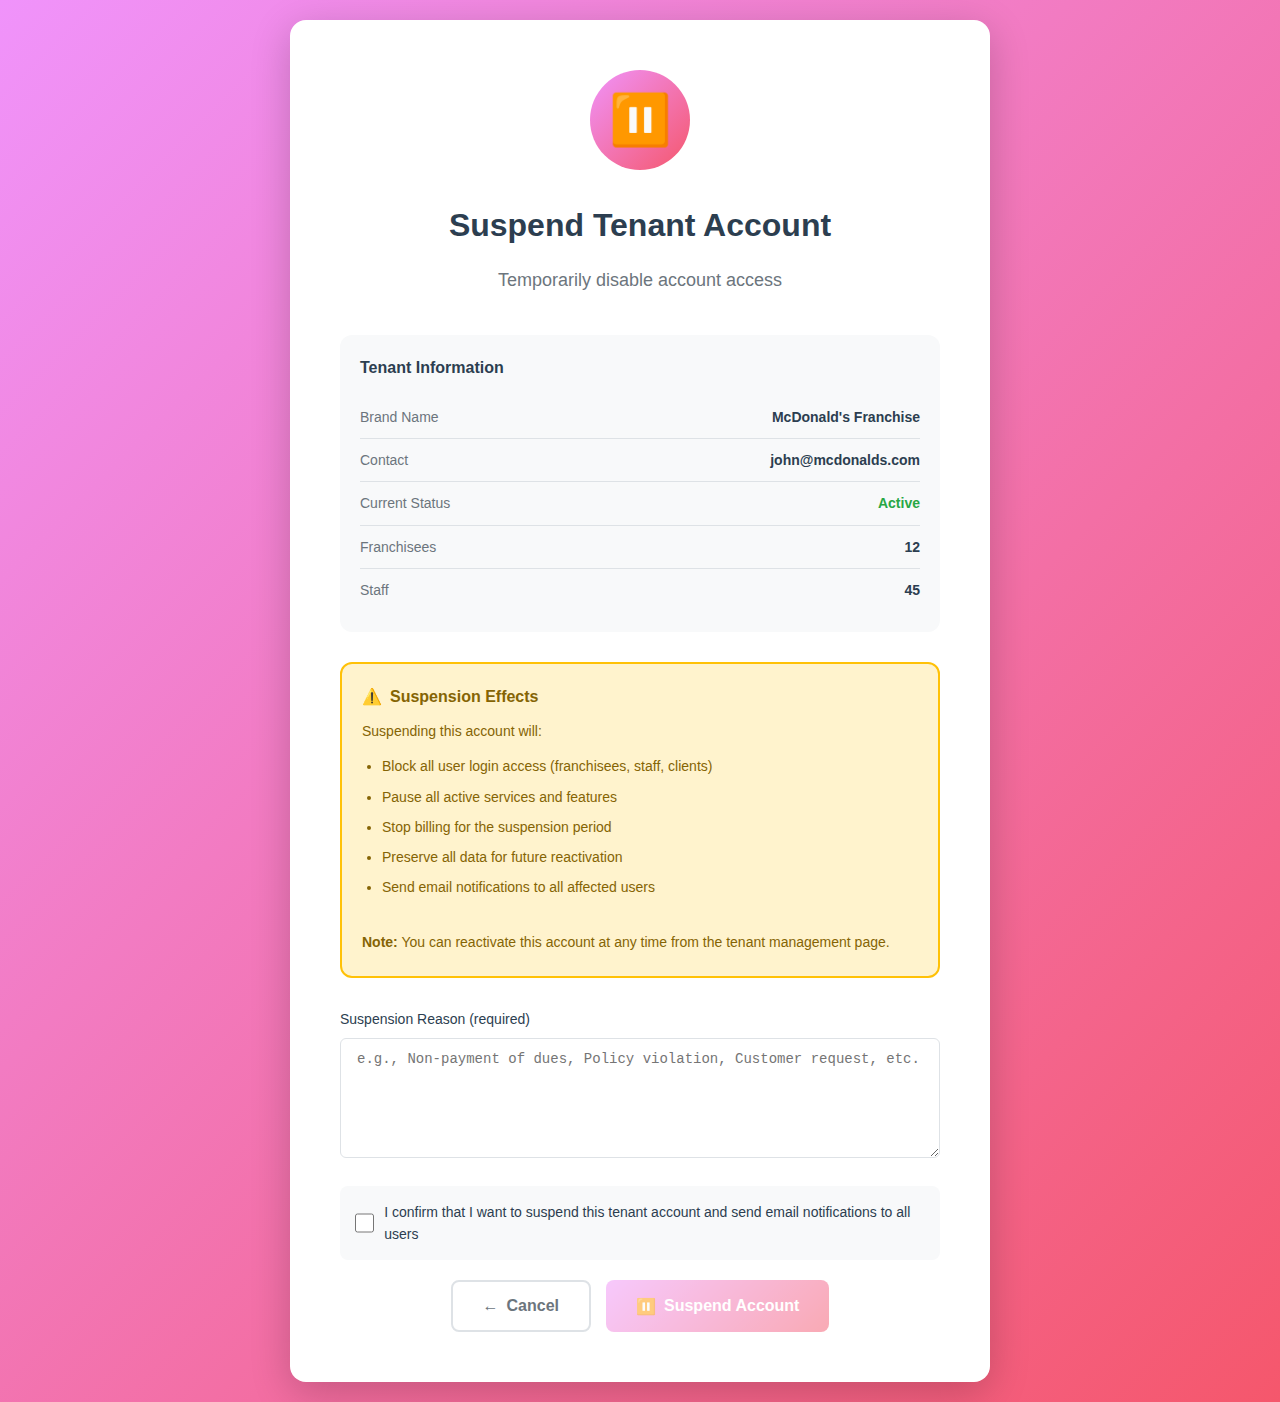
<file: tenant_suspend.html>
<!DOCTYPE html>
<html lang="en">
<head>
    <meta charset="UTF-8">
    <meta name="viewport" content="width=device-width, initial-scale=1.0">
    <title>Suspend Tenant Account - Franchise Management</title>
    <style>
        * {
            margin: 0;
            padding: 0;
            box-sizing: border-box;
        }

        body {
            font-family: 'Segoe UI', Tahoma, Geneva, Verdana, sans-serif;
            background: linear-gradient(135deg, #f093fb 0%, #f5576c 100%);
            color: #333;
            line-height: 1.6;
            min-height: 100vh;
            display: flex;
            align-items: center;
            justify-content: center;
            padding: 20px;
        }

        .container {
            max-width: 700px;
            width: 100%;
            background: white;
            border-radius: 16px;
            box-shadow: 0 10px 40px rgba(0,0,0,0.2);
            padding: 50px;
            animation: slideUp 0.5s ease;
        }

        @keyframes slideUp {
            from {
                transform: translateY(50px);
                opacity: 0;
            }
            to {
                transform: translateY(0);
                opacity: 1;
            }
        }

        .warning-icon {
            width: 100px;
            height: 100px;
            margin: 0 auto 30px;
            background: linear-gradient(135deg, #f093fb 0%, #f5576c 100%);
            border-radius: 50%;
            display: flex;
            align-items: center;
            justify-content: center;
            font-size: 50px;
            animation: pulse 2s ease infinite;
        }

        @keyframes pulse {
            0%, 100% {
                transform: scale(1);
            }
            50% {
                transform: scale(1.05);
            }
        }

        .page-title {
            font-size: 32px;
            font-weight: 700;
            color: #2c3e50;
            text-align: center;
            margin-bottom: 15px;
        }

        .page-subtitle {
            font-size: 18px;
            color: #6c757d;
            text-align: center;
            margin-bottom: 40px;
        }

        .tenant-info {
            background: #f8f9fa;
            border-radius: 12px;
            padding: 20px;
            margin-bottom: 30px;
        }

        .info-title {
            font-size: 16px;
            font-weight: 600;
            color: #2c3e50;
            margin-bottom: 15px;
        }

        .info-item {
            display: flex;
            justify-content: space-between;
            padding: 10px 0;
            border-bottom: 1px solid #dee2e6;
        }

        .info-item:last-child {
            border-bottom: none;
        }

        .info-label {
            color: #6c757d;
            font-size: 14px;
        }

        .info-value {
            font-weight: 600;
            color: #2c3e50;
            font-size: 14px;
        }

        .warning-box {
            background: #fff3cd;
            border: 2px solid #ffc107;
            border-radius: 12px;
            padding: 20px;
            margin-bottom: 30px;
        }

        .warning-title {
            font-weight: 600;
            color: #856404;
            margin-bottom: 10px;
            display: flex;
            align-items: center;
            gap: 8px;
        }

        .warning-text {
            font-size: 14px;
            color: #856404;
            line-height: 1.8;
        }

        .warning-text ul {
            margin-left: 20px;
            margin-top: 10px;
        }

        .warning-text li {
            margin-bottom: 5px;
        }

        .form-group {
            margin-bottom: 20px;
        }

        .form-label {
            display: block;
            margin-bottom: 8px;
            font-weight: 500;
            color: #2c3e50;
            font-size: 14px;
        }

        .form-textarea {
            width: 100%;
            padding: 12px 16px;
            border: 1px solid #dee2e6;
            border-radius: 6px;
            font-size: 14px;
            resize: vertical;
            min-height: 120px;
        }

        .form-textarea:focus {
            outline: none;
            border-color: #007bff;
            box-shadow: 0 0 0 3px rgba(0,123,255,0.1);
        }

        .form-checkbox {
            display: flex;
            align-items: center;
            gap: 10px;
            padding: 15px;
            background: #f8f9fa;
            border-radius: 8px;
            margin-bottom: 20px;
        }

        .form-checkbox input[type="checkbox"] {
            width: 20px;
            height: 20px;
            cursor: pointer;
        }

        .form-checkbox label {
            font-size: 14px;
            color: #2c3e50;
            cursor: pointer;
        }

        .btn-group {
            display: flex;
            gap: 15px;
            justify-content: center;
        }

        .btn {
            padding: 15px 30px;
            border: none;
            border-radius: 8px;
            font-size: 16px;
            font-weight: 600;
            cursor: pointer;
            transition: all 0.3s ease;
            display: inline-flex;
            align-items: center;
            gap: 8px;
        }

        .btn-warning {
            background: linear-gradient(135deg, #f093fb 0%, #f5576c 100%);
            color: white;
        }

        .btn-warning:hover {
            transform: translateY(-2px);
            box-shadow: 0 5px 15px rgba(240, 147, 251, 0.4);
        }

        .btn-warning:disabled {
            opacity: 0.5;
            cursor: not-allowed;
            transform: none;
        }

        .btn-secondary {
            background: white;
            color: #6c757d;
            border: 2px solid #dee2e6;
        }

        .btn-secondary:hover {
            background: #f8f9fa;
            border-color: #adb5bd;
        }

        @media (max-width: 576px) {
            .container {
                padding: 30px 20px;
            }

            .page-title {
                font-size: 24px;
            }

            .page-subtitle {
                font-size: 16px;
            }

            .btn-group {
                flex-direction: column;
            }

            .btn {
                width: 100%;
            }
        }
    </style>
</head>
<body>
    <div class="container">
        <div class="warning-icon">⏸️</div>
        
        <h1 class="page-title">Suspend Tenant Account</h1>
        <p class="page-subtitle">Temporarily disable account access</p>

        <div class="tenant-info">
            <div class="info-title">Tenant Information</div>
            <div class="info-item">
                <div class="info-label">Brand Name</div>
                <div class="info-value">McDonald's Franchise</div>
            </div>
            <div class="info-item">
                <div class="info-label">Contact</div>
                <div class="info-value">john@mcdonalds.com</div>
            </div>
            <div class="info-item">
                <div class="info-label">Current Status</div>
                <div class="info-value" style="color: #28a745;">Active</div>
            </div>
            <div class="info-item">
                <div class="info-label">Franchisees</div>
                <div class="info-value">12</div>
            </div>
            <div class="info-item">
                <div class="info-label">Staff</div>
                <div class="info-value">45</div>
            </div>
        </div>

        <div class="warning-box">
            <div class="warning-title">
                <span>⚠️</span> Suspension Effects
            </div>
            <div class="warning-text">
                Suspending this account will:
                <ul>
                    <li>Block all user login access (franchisees, staff, clients)</li>
                    <li>Pause all active services and features</li>
                    <li>Stop billing for the suspension period</li>
                    <li>Preserve all data for future reactivation</li>
                    <li>Send email notifications to all affected users</li>
                </ul>
                <br>
                <strong>Note:</strong> You can reactivate this account at any time from the tenant management page.
            </div>
        </div>

        <form id="suspendForm" onsubmit="return handleSuspend(event)">
            <div class="form-group">
                <label class="form-label">Suspension Reason (required)</label>
                <textarea class="form-textarea" id="suspensionReason" required placeholder="e.g., Non-payment of dues, Policy violation, Customer request, etc."></textarea>
            </div>

            <div class="form-checkbox">
                <input type="checkbox" id="confirmSuspension" required>
                <label for="confirmSuspension">
                    I confirm that I want to suspend this tenant account and send email notifications to all users
                </label>
            </div>

            <div class="btn-group">
                <button type="button" class="btn btn-secondary" onclick="window.location.href='tenant_edit.html'">
                    <span>←</span> Cancel
                </button>
                <button type="submit" class="btn btn-warning" id="suspendBtn" disabled>
                    <span>⏸️</span> Suspend Account
                </button>
            </div>
        </form>
    </div>

    <script>
        // Enable suspend button only when checkbox is checked
        document.getElementById('confirmSuspension').addEventListener('change', function() {
            document.getElementById('suspendBtn').disabled = !this.checked;
        });

        function handleSuspend(event) {
            event.preventDefault();
            
            const reason = document.getElementById('suspensionReason').value;
            
            // Show confirmation
            if (confirm('Final Confirmation\n\nAre you absolutely sure you want to suspend this account?\n\nThis will affect 12 franchisees and 45 staff members.')) {
                // Simulate suspension process
                document.querySelector('.container').innerHTML = `
                    <div style="text-align: center; padding: 50px 0;">
                        <div style="width: 80px; height: 80px; border: 4px solid #f3f3f3; border-top: 4px solid #ffc107; border-radius: 50%; animation: spin 1s linear infinite; margin: 0 auto 30px;"></div>
                        <h2 style="font-size: 24px; margin-bottom: 10px;">Suspending Account...</h2>
                        <p style="color: #6c757d;">Updating status and sending notifications</p>
                    </div>
                `;

                setTimeout(() => {
                    // Store suspension info
                    const suspensionInfo = {
                        status: 'Suspended',
                        reason: reason,
                        suspendedDate: new Date().toISOString(),
                        suspendedBy: 'Super Admin'
                    };
                    sessionStorage.setItem('tenantStatus', JSON.stringify(suspensionInfo));

                    alert('Account Suspended Successfully!\n\n✓ Account status updated to: Suspended\n✓ All user access blocked\n✓ Email notifications sent to:\n  - john@mcdonalds.com (Primary Contact)\n  - 12 franchisee accounts\n  - 45 staff accounts\n✓ Billing paused\n\nYou can reactivate this account from the tenant management page.');
                    
                    window.location.href = '../index.html';
                }, 2000);
            }

            return false;
        }

        console.log('Suspend Tenant page loaded');
    </script>

    <style>
        @keyframes spin {
            0% { transform: rotate(0deg); }
            100% { transform: rotate(360deg); }
        }
    </style>
</body>
</html>
</file>
<file: assets/css/tenant-management-styles.css>
/* Tenant Management Styles */
* {
    margin: 0;
    padding: 0;
    box-sizing: border-box;
}

body {
    font-family: 'Segoe UI', Tahoma, Geneva, Verdana, sans-serif;
    background-color: #f5f7fa;
    color: #333;
    line-height: 1.6;
    display: flex;
    min-height: 100vh;
}

/* Sidebar Styles */
.sidebar {
    width: 250px;
    background: white;
    box-shadow: 2px 0 4px rgba(0,0,0,0.1);
    display: flex;
    flex-direction: column;
    position: fixed;
    height: 100vh;
    z-index: 1000;
}

.logo {
    padding: 20px;
    border-bottom: 1px solid #e9ecef;
    display: flex;
    align-items: center;
    gap: 10px;
}

.logo-icon {
    width: 30px;
    height: 30px;
    background: #dc3545;
    border-radius: 4px;
    display: flex;
    align-items: center;
    justify-content: center;
    color: white;
    font-weight: bold;
}

.logo-text {
    font-size: 18px;
    font-weight: 600;
    color: #007bff;
}

.nav-menu {
    flex: 1;
    padding: 20px 0;
}

.nav-item {
    display: flex;
    align-items: center;
    gap: 12px;
    padding: 12px 20px;
    color: #6c757d;
    text-decoration: none;
    transition: all 0.3s ease;
    border-left: 3px solid transparent;
}

.nav-item:hover {
    background: #f8f9fa;
    color: #007bff;
}

.nav-item.active {
    background: #e7f3ff;
    color: #007bff;
    border-left-color: #007bff;
}

.nav-icon {
    width: 20px;
    height: 20px;
    display: flex;
    align-items: center;
    justify-content: center;
}

.user-profile {
    padding: 20px;
    border-top: 1px solid #e9ecef;
    display: flex;
    align-items: center;
    gap: 12px;
}

.user-avatar {
    width: 40px;
    height: 40px;
    background: #dc3545;
    border-radius: 50%;
    display: flex;
    align-items: center;
    justify-content: center;
    color: white;
    font-weight: 600;
}

.user-info {
    flex: 1;
}

.user-name {
    font-weight: 600;
    color: #2c3e50;
    font-size: 14px;
}

.user-role {
    font-size: 12px;
    color: #6c757d;
}

/* Main Content */
.main-content {
    flex: 1;
    margin-left: 250px;
    padding: 30px;
}

.page-header {
    background: white;
    padding: 20px 30px;
    border-radius: 12px;
    box-shadow: 0 2px 4px rgba(0,0,0,0.1);
    margin-bottom: 20px;
    display: flex;
    justify-content: space-between;
    align-items: center;
}

.page-title {
    font-size: 24px;
    font-weight: 600;
    color: #2c3e50;
}

.toolbar {
    display: flex;
    gap: 10px;
    flex-wrap: wrap;
}

/* Buttons */
.btn {
    padding: 10px 16px;
    border: none;
    border-radius: 6px;
    cursor: pointer;
    font-size: 14px;
    font-weight: 500;
    transition: all 0.3s ease;
    display: inline-flex;
    align-items: center;
    gap: 8px;
    text-decoration: none;
}

.btn-primary {
    background: #007bff;
    color: white;
}

.btn-primary:hover {
    background: #0056b3;
    transform: translateY(-1px);
}

.btn-outline {
    background: transparent;
    color: #6c757d;
    border: 2px solid #dee2e6;
}

.btn-outline:hover {
    background: #f8f9fa;
    border-color: #adb5bd;
}

.btn-success {
    background: #28a745;
    color: white;
}

.btn-success:hover {
    background: #218838;
}

.btn-warning {
    background: #ffc107;
    color: #212529;
}

.btn-warning:hover {
    background: #e0a800;
}

.btn-danger {
    background: #dc3545;
    color: white;
}

.btn-danger:hover {
    background: #c82333;
}

.btn:disabled {
    opacity: 0.6;
    cursor: not-allowed;
}

/* Cards */
.card {
    background: white;
    border-radius: 12px;
    box-shadow: 0 2px 4px rgba(0,0,0,0.1);
    padding: 20px;
    margin-bottom: 20px;
}

/* Tabs */
.tabs {
    display: flex;
    gap: 8px;
    flex-wrap: wrap;
}

.tab {
    padding: 10px 16px;
    border: 2px solid #e9ecef;
    border-radius: 8px;
    background: white;
    cursor: pointer;
    transition: all 0.3s ease;
    font-size: 14px;
    font-weight: 500;
    color: #6c757d;
}

.tab.active {
    background: #007bff;
    border-color: #007bff;
    color: white;
}

.tab:hover:not(.active) {
    background: #f8f9fa;
    border-color: #dee2e6;
}

.tab.admin-only {
    display: none;
}

/* Filters */
.filters {
    display: grid;
    grid-template-columns: repeat(auto-fit, minmax(250px, 1fr));
    gap: 20px;
}

.filter-group {
    display: flex;
    flex-direction: column;
}

.filter-label {
    font-weight: 500;
    margin-bottom: 8px;
    color: #495057;
    font-size: 14px;
}

.filter-input,
.filter-select {
    width: 100%;
    padding: 12px 16px;
    border: 2px solid #e9ecef;
    border-radius: 6px;
    font-size: 14px;
    transition: all 0.3s ease;
}

.filter-input:focus,
.filter-select:focus {
    outline: none;
    border-color: #007bff;
    box-shadow: 0 0 0 3px rgba(0,123,255,0.1);
}

/* Tenant Cards */
.tenant-cards {
    display: flex;
    flex-direction: column;
    gap: 16px;
}

.tenant-card {
    border: 2px solid #e9ecef;
    border-radius: 12px;
    padding: 20px;
    background: white;
    transition: all 0.3s ease;
}

.tenant-card:hover {
    border-color: #007bff;
    box-shadow: 0 4px 12px rgba(0,0,0,0.1);
}

.tenant-header {
    display: flex;
    align-items: flex-start;
    justify-content: space-between;
    gap: 16px;
}

.tenant-info {
    flex: 1;
}

.tenant-name {
    font-size: 18px;
    font-weight: 600;
    color: #2c3e50;
    margin-bottom: 8px;
    display: flex;
    align-items: center;
    gap: 12px;
    flex-wrap: wrap;
}

.tenant-meta {
    color: #6c757d;
    font-size: 14px;
    margin-bottom: 4px;
}

.tenant-actions {
    display: flex;
    gap: 8px;
    flex-wrap: wrap;
}

/* Badges */
.badge {
    display: inline-block;
    padding: 4px 12px;
    border-radius: 20px;
    font-size: 12px;
    font-weight: 500;
}

.badge.verified {
    background: #d1e7dd;
    color: #0f5132;
}

.badge.awaiting {
    background: #e2d9f3;
    color: #3d2c8d;
}

.badge.inactive {
    background: #f8d7da;
    color: #721c24;
}

.badge.suspended {
    background: #fff3cd;
    color: #856404;
}

.badge.closed {
    background: #e2e3e5;
    color: #383d41;
}

.badge.rejected {
    background: #f8d7da;
    color: #721c24;
}

.badge.draft {
    background: #cfe2ff;
    color: #084298;
}

/* Status Indicators */
.status-indicator {
    display: inline-flex;
    align-items: center;
    gap: 6px;
}

.status-dot {
    width: 10px;
    height: 10px;
    border-radius: 50%;
}

.status-dot.verified {
    background: #28a745;
}

.status-dot.awaiting {
    background: #6f42c1;
}

.status-dot.inactive {
    background: #dc3545;
}

.status-dot.suspended {
    background: #ffc107;
}

.status-dot.closed {
    background: #6c757d;
}

.status-dot.rejected {
    background: #dc3545;
}

.status-dot.draft {
    background: #007bff;
}

/* Bulk Actions */
.bulk-actions-panel {
    background: linear-gradient(135deg, #667eea 0%, #764ba2 100%);
    color: white;
    border-radius: 12px;
    padding: 20px;
    margin-bottom: 20px;
}

.bulk-actions-title {
    font-size: 16px;
    font-weight: 600;
    margin-bottom: 12px;
}

.bulk-actions-buttons {
    display: flex;
    gap: 10px;
    flex-wrap: wrap;
}

/* Empty State */
.empty-state {
    text-align: center;
    padding: 60px 20px;
    color: #6c757d;
}

.empty-state-icon {
    font-size: 64px;
    margin-bottom: 20px;
    opacity: 0.5;
}

.empty-state-title {
    font-size: 18px;
    font-weight: 600;
    margin-bottom: 8px;
    color: #495057;
}

.empty-state-text {
    font-size: 14px;
}

/* Responsive Design */
@media (max-width: 968px) {
    .filters {
        grid-template-columns: repeat(2, 1fr);
    }
}

@media (max-width: 768px) {
    .sidebar {
        width: 200px;
    }

    .main-content {
        margin-left: 200px;
        padding: 20px;
    }

    .page-header {
        flex-direction: column;
        gap: 15px;
        align-items: stretch;
    }

    .toolbar {
        flex-direction: column;
    }

    .tenant-header {
        flex-direction: column;
    }

    .tenant-actions {
        width: 100%;
    }
}

@media (max-width: 576px) {
    .sidebar {
        transform: translateX(-100%);
        transition: transform 0.3s ease;
    }

    .sidebar.open {
        transform: translateX(0);
    }

    .main-content {
        margin-left: 0;
    }

    .filters {
        grid-template-columns: 1fr;
    }
}
</file>
<file: assets/css/modal-styles.css>
/* Modal Styles */
.modal {
    display: none;
    position: fixed;
    z-index: 2000;
    left: 0;
    top: 0;
    width: 100%;
    height: 100%;
    background-color: rgba(0,0,0,0.5);
    animation: fadeIn 0.3s ease-out;
}

.modal-content {
    background-color: white;
    margin: 5% auto;
    padding: 0;
    border-radius: 12px;
    width: 90%;
    max-width: 600px;
    box-shadow: 0 4px 20px rgba(0,0,0,0.15);
    animation: slideIn 0.3s ease-out;
    max-height: 85vh;
    display: flex;
    flex-direction: column;
}

@keyframes fadeIn {
    from { opacity: 0; }
    to { opacity: 1; }
}

@keyframes slideIn {
    from { transform: translateY(-50px); opacity: 0; }
    to { transform: translateY(0); opacity: 1; }
}

.modal-header {
    padding: 20px 30px;
    border-bottom: 2px solid #e9ecef;
    display: flex;
    justify-content: space-between;
    align-items: center;
}

.modal-title {
    margin: 0;
    color: #2c3e50;
    font-size: 20px;
    font-weight: 600;
}

.modal-close {
    background: none;
    border: none;
    font-size: 28px;
    cursor: pointer;
    color: #6c757d;
    padding: 0;
    width: 32px;
    height: 32px;
    display: flex;
    align-items: center;
    justify-content: center;
    border-radius: 6px;
    transition: all 0.2s ease;
}

.modal-close:hover {
    background-color: #f8f9fa;
    color: #495057;
}

.modal-body {
    padding: 30px;
    overflow-y: auto;
    flex: 1;
}

.modal-footer {
    padding: 20px 30px;
    border-top: 2px solid #e9ecef;
    display: flex;
    gap: 12px;
    justify-content: flex-end;
}

/* Audit Log Modal Styles */
.audit-entry {
    padding: 16px 0;
    border-bottom: 1px solid #f8f9fa;
}

.audit-entry:last-child {
    border-bottom: none;
}

.audit-timestamp {
    color: #6c757d;
    font-size: 12px;
    margin-bottom: 6px;
    font-weight: 500;
}

.audit-action {
    font-weight: 600;
    color: #2c3e50;
    margin-bottom: 4px;
    font-size: 15px;
}

.audit-details {
    color: #495057;
    font-size: 14px;
    line-height: 1.5;
}

.audit-user {
    color: #007bff;
    font-weight: 500;
    margin-left: 4px;
}

/* Bulk Import Modal Styles */
.bulk-import-section {
    margin-bottom: 24px;
    padding: 20px;
    background: #f8f9fa;
    border-radius: 8px;
    border: 2px dashed #dee2e6;
}

.bulk-import-section h4 {
    margin: 0 0 12px 0;
    color: #2c3e50;
    font-size: 16px;
    font-weight: 600;
}

.bulk-import-section p {
    color: #6c757d;
    margin-bottom: 15px;
    font-size: 14px;
    line-height: 1.6;
}

.file-upload-area {
    border: 2px dashed #007bff;
    border-radius: 8px;
    padding: 40px 20px;
    text-align: center;
    background: #f8f9ff;
    transition: all 0.3s ease;
    cursor: pointer;
    margin-bottom: 15px;
}

.file-upload-area:hover,
.file-upload-area.dragover {
    border-color: #0056b3;
    background: #e7f3ff;
    transform: translateY(-2px);
}

.file-upload-area.dragover {
    border-color: #28a745;
    background: #f8fff9;
}

.file-upload-icon {
    font-size: 48px;
    color: #007bff;
    margin-bottom: 12px;
}

.file-upload-text {
    color: #495057;
    margin-bottom: 8px;
    font-weight: 500;
    font-size: 15px;
}

.file-upload-hint {
    color: #6c757d;
    font-size: 13px;
}

.file-info {
    background: #e9ecef;
    padding: 12px 16px;
    border-radius: 6px;
    margin-bottom: 15px;
    display: none;
    align-items: center;
    gap: 12px;
}

.file-info.show {
    display: flex;
}

.file-name {
    flex: 1;
    font-weight: 500;
    color: #2c3e50;
    font-size: 14px;
}

.file-size {
    color: #6c757d;
    font-size: 13px;
}

.file-remove {
    background: none;
    border: none;
    color: #dc3545;
    cursor: pointer;
    padding: 4px;
    font-size: 20px;
    line-height: 1;
    transition: all 0.2s ease;
}

.file-remove:hover {
    color: #c82333;
    transform: scale(1.2);
}

.import-progress {
    display: none;
    margin-bottom: 15px;
}

.import-progress.show {
    display: block;
}

.progress-bar-import {
    width: 100%;
    height: 10px;
    background: #e9ecef;
    border-radius: 5px;
    overflow: hidden;
    margin-bottom: 8px;
}

.progress-fill-import {
    height: 100%;
    background: linear-gradient(90deg, #007bff 0%, #0056b3 100%);
    width: 0%;
    transition: width 0.5s ease;
    border-radius: 5px;
}

.progress-text {
    font-size: 14px;
    color: #6c757d;
    text-align: center;
    font-weight: 500;
}

.bulk-import-actions {
    display: flex;
    gap: 12px;
    justify-content: flex-end;
    flex-wrap: wrap;
}

/* Mobile Responsiveness */
@media (max-width: 768px) {
    .modal-content {
        margin: 10% auto;
        width: 95%;
        max-height: 90vh;
    }

    .modal-header,
    .modal-body,
    .modal-footer {
        padding: 20px;
    }

    .bulk-import-actions {
        flex-direction: column;
    }

    .file-upload-area {
        padding: 30px 15px;
    }
}
</file>
